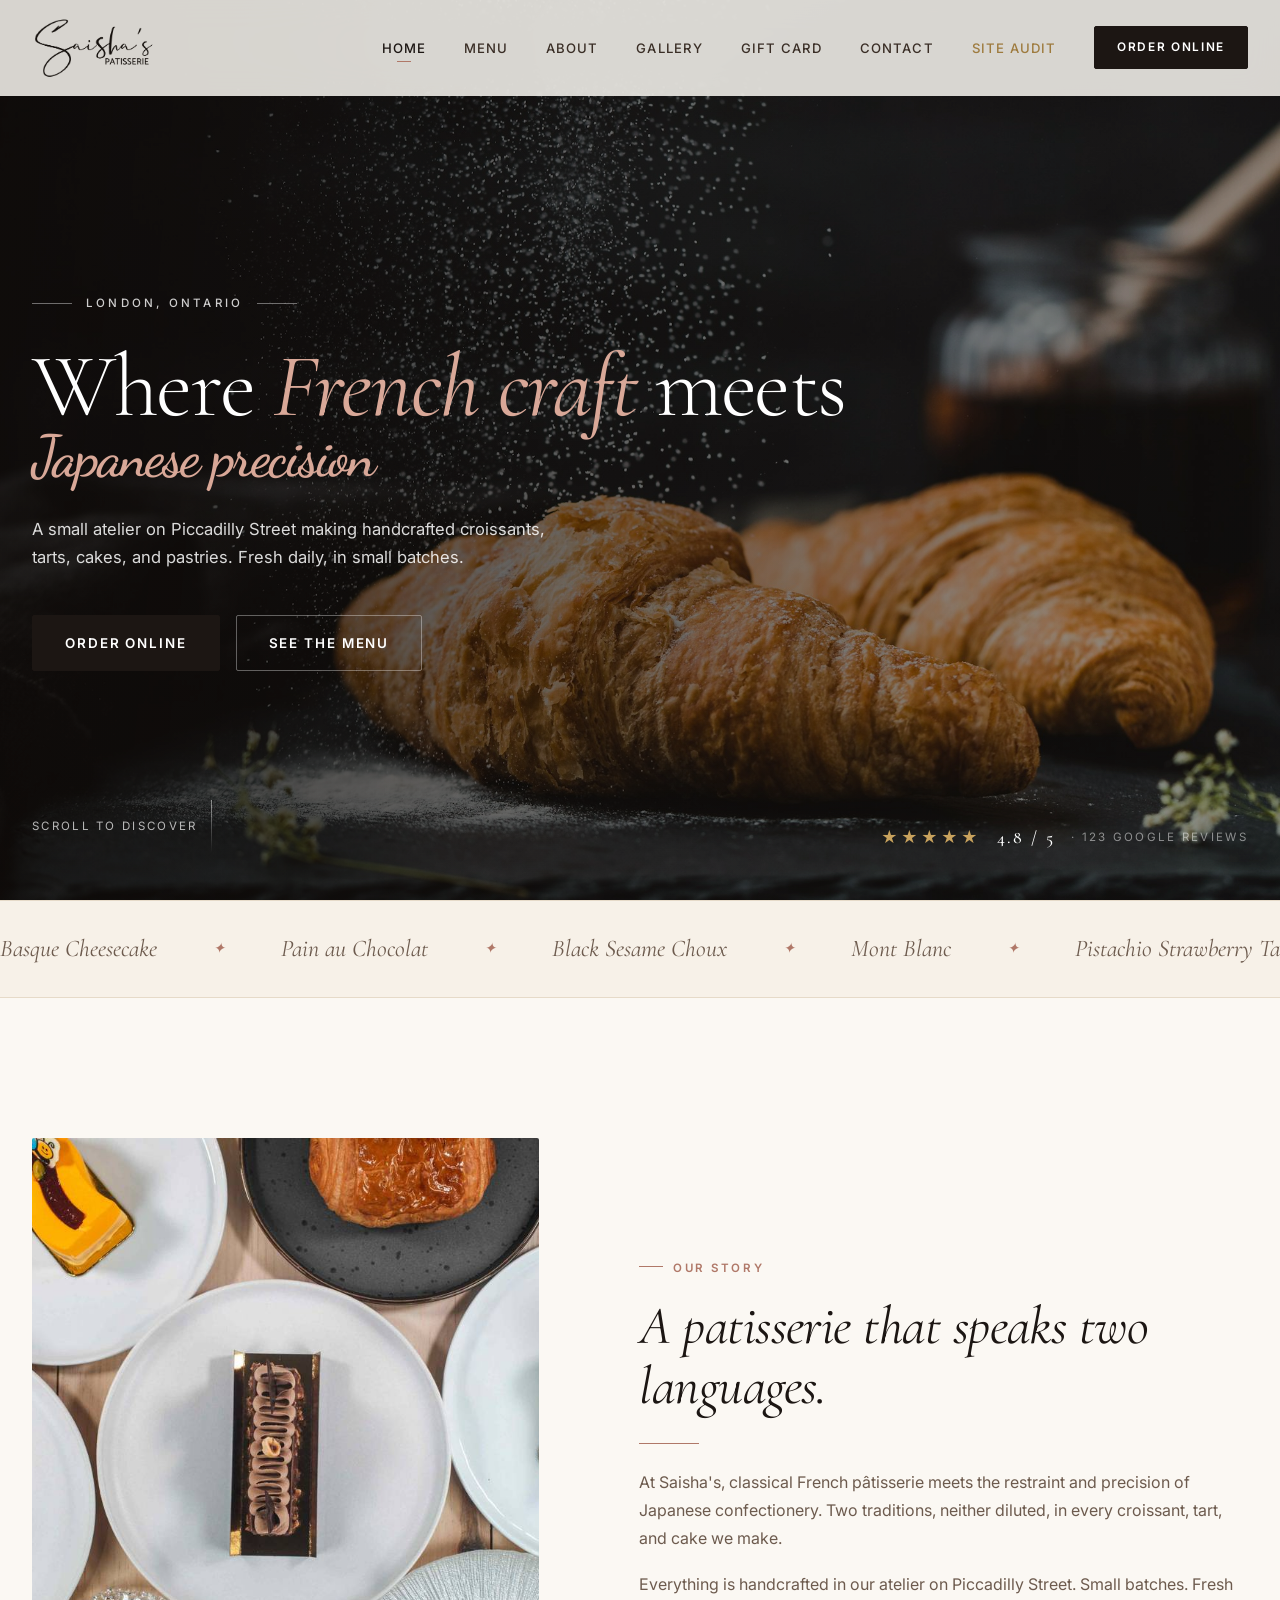
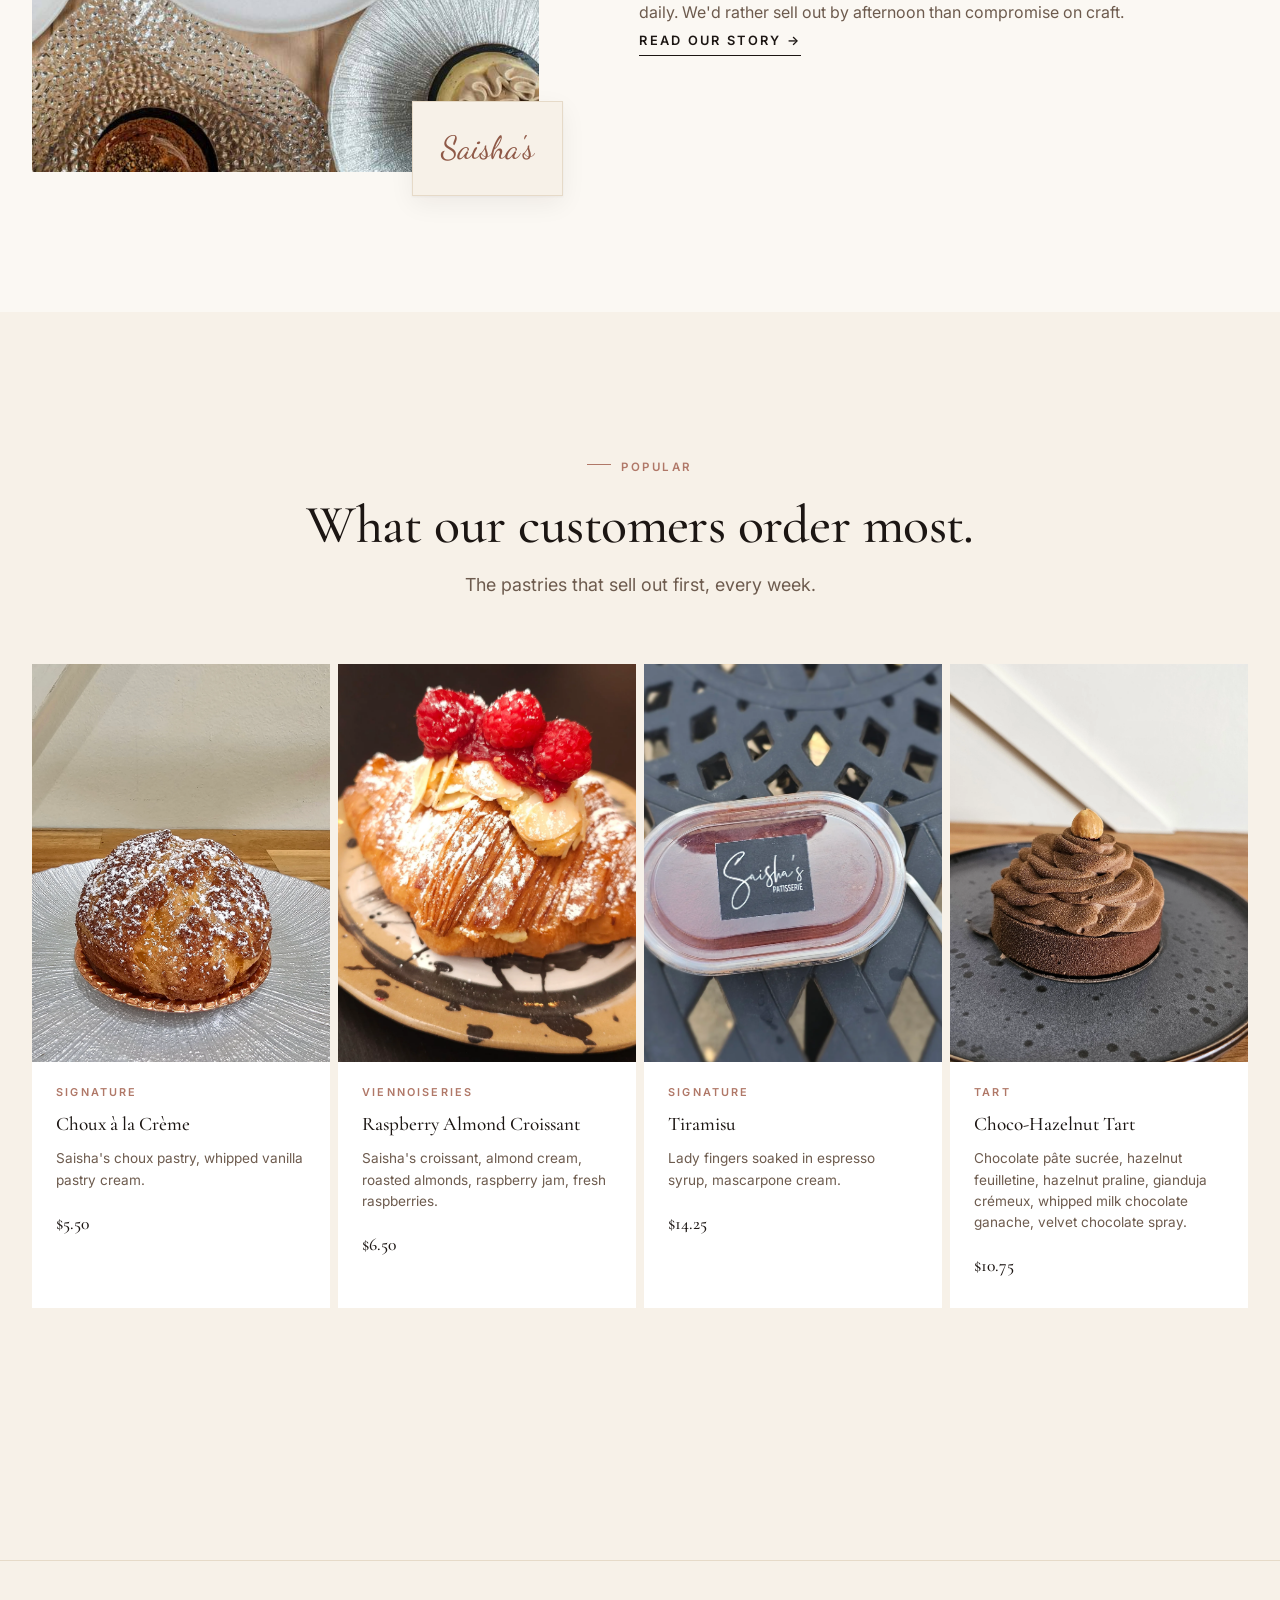
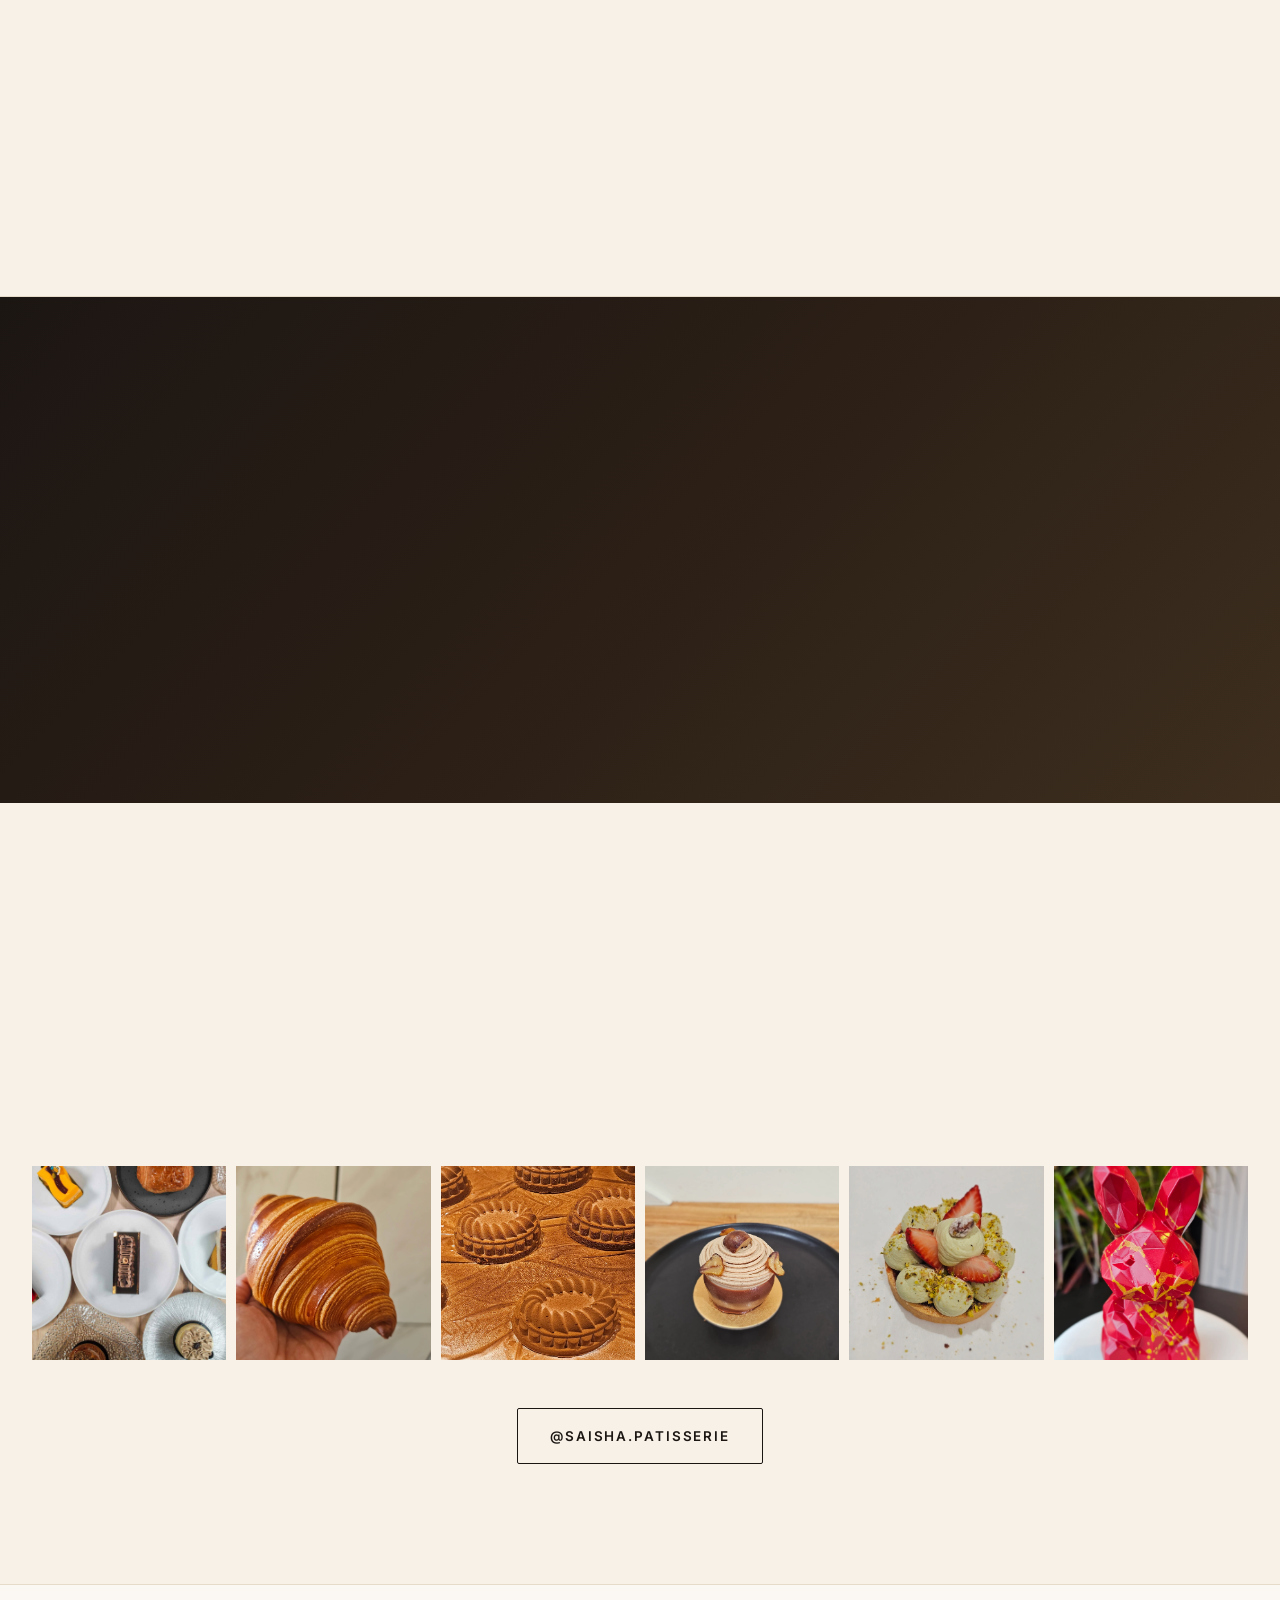
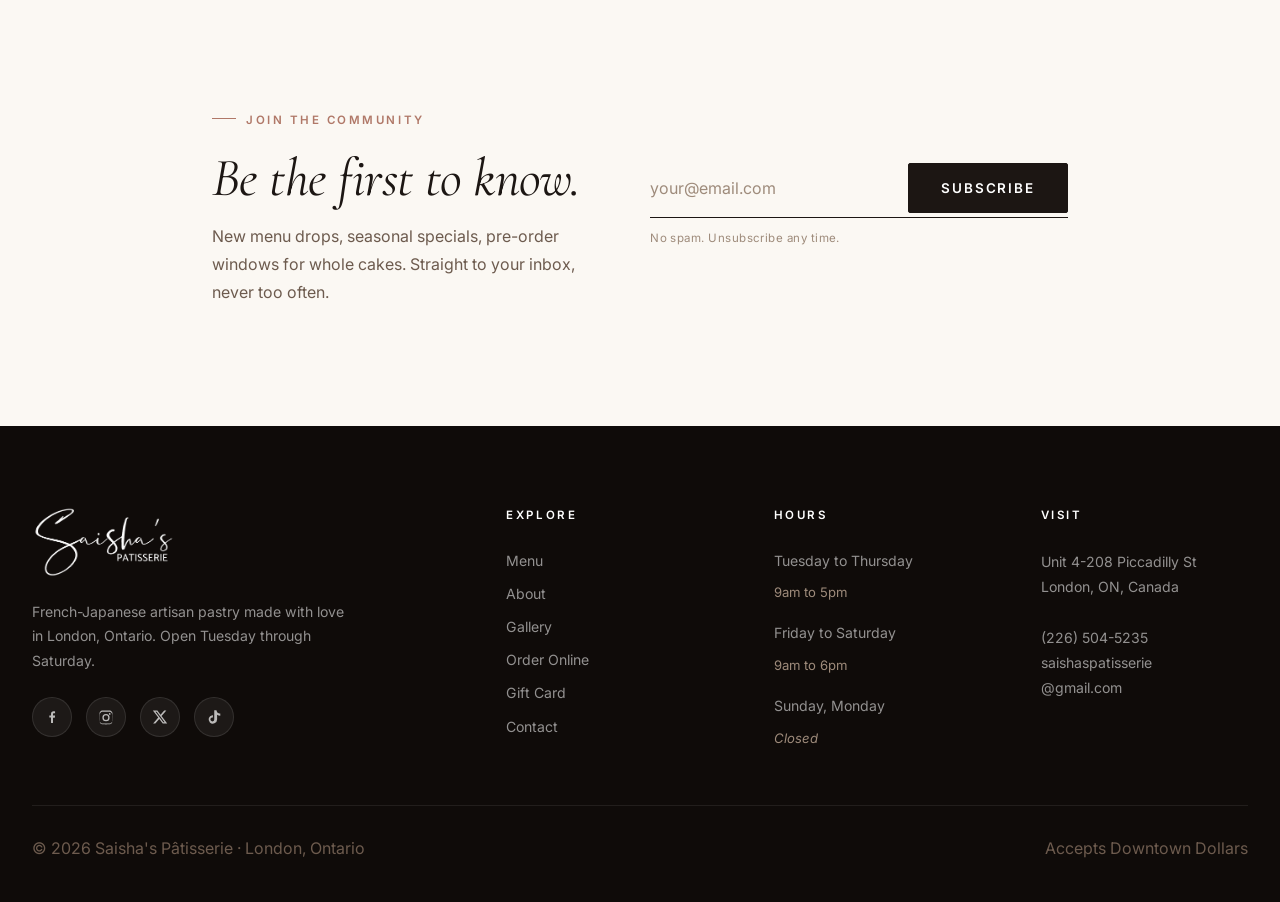
<file: index.html>
<!DOCTYPE html>
<html lang="en">
<head>
 <meta charset="UTF-8">
 <meta name="viewport" content="width=device-width, initial-scale=1.0">
 <title>Saisha's Pâtisserie · French-Japanese Artisan Pastry · London, ON</title>
 <meta name="description" content="Handcrafted French-Japanese fusion pastries, croissants, cakes and coffee in London, Ontario. Unit 4-208 Piccadilly Street.">
 <meta property="og:title" content="Saisha's Pâtisserie · London, ON">
 <meta property="og:description" content="Handcrafted French-Japanese artisan pastries in London, Ontario.">
 <meta property="og:image" content="images/hero/hero-croissants.jpg">
 <link rel="icon" type="image/png" href="images/logo/logo-transparent.png">
 <script type="application/ld+json">
 {
 "@context": "https://schema.org", "@type": "Bakery",
 "name": "Saisha's Pâtisserie",
 "address": {"@type":"PostalAddress","streetAddress":"Unit 4-208 Piccadilly Street","addressLocality":"London","addressRegion":"ON","addressCountry":"CA"},
 "telephone": "+12265045235", "email": "saishaspatisserie@gmail.com",
 "openingHours": ["Tu-Th 09:00-17:00","Fr-Sa 09:00-18:00"],
 "url": "https://www.saishaspatisserie.ca",
 "priceRange": "$$",
 "servesCuisine": ["French","Japanese","Pastry"],
 "image": "images/hero/hero-croissants.jpg",
 "aggregateRating": {"@type":"AggregateRating","ratingValue":"4.8","reviewCount":"123"}
 }
 </script>
 <link rel="stylesheet" href="css/main.css">
 <link rel="stylesheet" href="css/components.css">
</head>
<body>

 <nav class="nav">
 <div class="wrap">
 <div class="nav-inner">
 <a href="index.html" class="nav-logo"><img src="images/logo/logo-dark.png" alt="Saisha's Pâtisserie"></a>
 <ul class="nav-links">
 <li><a href="index.html">Home</a></li>
 <li><a href="menu.html">Menu</a></li>
 <li><a href="about.html">About</a></li>
 <li><a href="gallery.html">Gallery</a></li>
 <li><a href="https://app.squareup.com/gift/MLR6V0DSDRDC0/order" target="_blank" rel="noopener">Gift Card</a></li>
 <li><a href="contact.html">Contact</a></li>
 <li><a href="audit.html" style="color: var(--gold);">Site Audit</a></li>
 <li><a href="#" class="btn btn-primary nav-cta">Order Online</a></li>
 </ul>
 <button class="nav-toggle" aria-label="Menu"><span></span><span></span><span></span></button>
 </div>
 </div>
 </nav>

 <!-- HERO -->
 <section class="hero">
 <div class="hero-bg"></div>
 <div class="hero-overlay"></div>
 <div class="wrap">
 <div class="hero-content fade-up">
 <div class="hero-eyebrow">London, Ontario</div>
 <h1>
 <span class="nowrap">Where <em>French craft</em> meets</span><br>
 <span class="script">Japanese precision</span>
 </h1>
 <p class="hero-tagline">A small atelier on Piccadilly Street making handcrafted croissants, tarts, cakes, and pastries. Fresh daily, in small batches.</p>
 <div class="hero-actions">
 <a href="#" class="btn btn-primary">Order Online</a>
 <a href="menu.html" class="btn btn-outline-light">See the Menu</a>
 </div>
 </div>
 </div>
 <div class="hero-meta">
 <div class="wrap">
 <div class="hero-meta-inner">
 <div class="hero-meta-scroll">Scroll to discover</div>
 <div class="hero-rating">
 <span class="stars">★★★★★</span>
 <strong>4.8 / 5</strong>
 <span style="opacity:0.7;">· 123 Google Reviews</span>
 </div>
 </div>
 </div>
 </div>
 </section>

 <!-- MARQUEE -->
 <div class="marquee">
 <div class="marquee-track">
 <span class="marquee-item">Basque Cheesecake</span>
 <span class="marquee-item">Pain au Chocolat</span>
 <span class="marquee-item">Black Sesame Choux</span>
 <span class="marquee-item">Mont Blanc</span>
 <span class="marquee-item">Pistachio Strawberry Tart</span>
 <span class="marquee-item">Harmony</span>
 <span class="marquee-item">Pleincoeur</span>
 <span class="marquee-item">Lemon Yuzu Tart</span>
 <span class="marquee-item">Basque Cheesecake</span>
 <span class="marquee-item">Pain au Chocolat</span>
 <span class="marquee-item">Black Sesame Choux</span>
 <span class="marquee-item">Mont Blanc</span>
 <span class="marquee-item">Pistachio Strawberry Tart</span>
 <span class="marquee-item">Harmony</span>
 <span class="marquee-item">Pleincoeur</span>
 <span class="marquee-item">Lemon Yuzu Tart</span>
 </div>
 </div>

 <!-- INTRO / STORY -->
 <section class="intro">
 <div class="wrap">
 <div class="intro-split">
 <div class="intro-photo fade-up">
 <img src="images/real/pastry-spread-hero.jpg" alt="Saisha's pastry spread">
 <div class="intro-sig">Saisha's</div>
 </div>
 <div class="intro-text fade-up">
 <span class="eyebrow">Our Story</span>
 <h2>A patisserie that speaks two languages.</h2>
 <div class="rule"></div>
 <p>At Saisha's, classical French pâtisserie meets the restraint and precision of Japanese confectionery. Two traditions, neither diluted, in every croissant, tart, and cake we make.</p>
 <p>Everything is handcrafted in our atelier on Piccadilly Street. Small batches. Fresh daily. We'd rather sell out by afternoon than compromise on craft.</p>
 <a href="about.html" class="btn-text">Read Our Story →</a>
 </div>
 </div>
 </div>
 </section>

 <!-- POPULAR -->
 <section class="featured">
 <div class="wrap">
 <div class="section-header center fade-up">
 <span class="eyebrow">Popular</span>
 <h2>What our customers order most.</h2>
 <p class="lead">The pastries that sell out first, every week.</p>
 </div>
 <div class="featured-grid stagger fade-up">

 <article class="featured-card">
 <div class="featured-card-img"><img src="images/real/choux-a-la-creme.webp" alt="Choux à la Crème"></div>
 <div class="featured-card-body">
 <span class="category">Signature</span>
 <h4>Choux à la Crème</h4>
 <p class="desc">Saisha's choux pastry, whipped vanilla pastry cream.</p>
 <div class="price">$5.50</div>
 </div>
 </article>

 <article class="featured-card">
 <div class="featured-card-img"><img src="images/real/raspberry-almond-croissant.webp" alt="Double-baked Raspberry-Almond Croissant"></div>
 <div class="featured-card-body">
 <span class="category">Viennoiseries</span>
 <h4>Raspberry Almond Croissant</h4>
 <p class="desc">Saisha's croissant, almond cream, roasted almonds, raspberry jam, fresh raspberries.</p>
 <div class="price">$6.50</div>
 </div>
 </article>

 <article class="featured-card">
 <div class="featured-card-img"><img src="images/real/tiramisu.webp" alt="Tiramisu"></div>
 <div class="featured-card-body">
 <span class="category">Signature</span>
 <h4>Tiramisu</h4>
 <p class="desc">Lady fingers soaked in espresso syrup, mascarpone cream.</p>
 <div class="price">$14.25</div>
 </div>
 </article>

 <article class="featured-card">
 <div class="featured-card-img"><img src="images/real/choco-hazelnut-tart.webp" alt="Choco-Hazelnut Tart"></div>
 <div class="featured-card-body">
 <span class="category">Tart</span>
 <h4>Choco-Hazelnut Tart</h4>
 <p class="desc">Chocolate pâte sucrée, hazelnut feuilletine, hazelnut praline, gianduja crémeux, whipped milk chocolate ganache, velvet chocolate spray.</p>
 <div class="price">$10.75</div>
 </div>
 </article>

 </div>
 <div style="text-align: center; margin-top: 56px;" class="fade-up">
 <a href="menu.html" class="btn btn-ghost">View the Full Menu</a>
 </div>
 </div>
 </section>

 <!-- PULL QUOTE -->
 <section class="pullquote">
 <div class="wrap fade-up">
 <div class="pullquote-inner">
 <span class="stars">★★★★★</span>
 <blockquote>Such a little gem. Everything was delicious. The kind of place you keep to yourself because you don't want the line to get any longer.</blockquote>
 <div class="attribution">
 <cite>Google Review</cite>
 </div>
 </div>
 </div>
 </section>

 <!-- GIFT CARD -->
 <section class="section" style="background: linear-gradient(135deg, #1C1613 0%, #2b1f16 50%, #3D2E1E 100%); color: var(--white); text-align: center;">
 <div class="wrap-narrow fade-up">
 <span class="eyebrow" style="color: var(--gold-light);">A thoughtful gift</span>
 <h2 style="color: var(--white); font-style: italic; font-weight: 400; margin-bottom: 16px;">Gift a little French-Japanese joy.</h2>
 <p style="color: rgba(255,255,255,0.75); max-width: 520px; margin: 0 auto 36px;">Digital gift cards, any amount, delivered instantly. Perfect for birthdays, holidays, or just because.</p>
 <a href="https://app.squareup.com/gift/MLR6V0DSDRDC0/order" target="_blank" rel="noopener" class="btn btn-gold">Purchase a Gift Card</a>
 </div>
 </section>

 <!-- INSTAGRAM -->
 <section class="section bg-cream">
 <div class="wrap">
 <div class="section-header center fade-up">
 <span class="eyebrow">Follow @saisha.patisserie</span>
 <h2 style="font-style: italic; font-weight: 400;">From the kitchen, daily.</h2>
 <p class="lead">Behind the scenes, new menu drops, seasonal specials. Find us on Instagram.</p>
 </div>

 <div class="instagram-grid fade-up">
 <a href="https://www.instagram.com/saisha.patisserie/" target="_blank" rel="noopener" class="ig-tile">
 <img src="images/real/pastry-spread-hero.jpg" alt="Pastry spread">
 <div class="ig-overlay"><span>View on Instagram ↗</span></div>
 </a>
 <a href="https://www.instagram.com/saisha.patisserie/" target="_blank" rel="noopener" class="ig-tile">
 <img src="images/real/butter-croissant.webp" alt="Butter croissant">
 <div class="ig-overlay"><span>View on Instagram ↗</span></div>
 </a>
 <a href="https://www.instagram.com/saisha.patisserie/" target="_blank" rel="noopener" class="ig-tile">
 <img src="images/real/pleincoeur.webp" alt="Pleincoeur">
 <div class="ig-overlay"><span>View on Instagram ↗</span></div>
 </a>
 <a href="https://www.instagram.com/saisha.patisserie/" target="_blank" rel="noopener" class="ig-tile">
 <img src="images/real/mont-blanc.webp" alt="Mont Blanc">
 <div class="ig-overlay"><span>View on Instagram ↗</span></div>
 </a>
 <a href="https://www.instagram.com/saisha.patisserie/" target="_blank" rel="noopener" class="ig-tile">
 <img src="images/real/pistachio-strawberry-tart.webp" alt="Pistachio strawberry tart">
 <div class="ig-overlay"><span>View on Instagram ↗</span></div>
 </a>
 <a href="https://www.instagram.com/saisha.patisserie/" target="_blank" rel="noopener" class="ig-tile">
 <img src="images/real/easter-bunny.webp" alt="Easter bunny">
 <div class="ig-overlay"><span>View on Instagram ↗</span></div>
 </a>
 </div>

 <div style="text-align: center; margin-top: 48px;" class="fade-up">
 <a href="https://www.instagram.com/saisha.patisserie/" target="_blank" rel="noopener" class="btn btn-ghost">@saisha.patisserie</a>
 </div>
 </div>
 </section>

 <!-- NEWSLETTER -->
 <section class="newsletter">
 <div class="wrap-narrow fade-up">
 <div class="newsletter-inner">
 <div class="newsletter-text">
 <span class="eyebrow">Join the Community</span>
 <h2>Be the first to know.</h2>
 <p>New menu drops, seasonal specials, pre-order windows for whole cakes. Straight to your inbox, never too often.</p>
 </div>
 <form class="newsletter-form" action="mailto:saishaspatisserie@gmail.com" method="GET" enctype="text/plain">
 <div class="newsletter-field">
 <label for="nl-email" class="sr-only">Email</label>
 <input type="email" id="nl-email" name="Email" placeholder="your@email.com" required>
 <button type="submit" class="btn btn-primary">Subscribe</button>
 </div>
 <p class="form-note">No spam. Unsubscribe any time.</p>
 </form>
 </div>
 </div>
 </section>

 <!-- FOOTER -->
 <footer class="footer">
 <div class="wrap">
 <div class="footer-grid">
 <div class="footer-brand">
 <a href="index.html"><img src="images/logo/logo-transparent.png" alt="Saisha's Pâtisserie"></a>
 <p>French-Japanese artisan pastry made with love in London, Ontario. Open Tuesday through Saturday.</p>
 <div class="footer-social">
 <a href="https://www.facebook.com/saisha.patisserie/" target="_blank" aria-label="Facebook" aria-label="Facebook"><svg viewBox="0 0 24 24" xmlns="http://www.w3.org/2000/svg"><path d="M13.5 21v-8h2.7l.4-3.1h-3.1v-2c0-.9.25-1.5 1.5-1.5h1.6V3.6c-.3 0-1.2-.1-2.3-.1-2.3 0-3.8 1.4-3.8 3.9v2.2H8v3.1h2.5V21h3z"/></svg></a>
 <a href="https://www.instagram.com/saisha.patisserie/" target="_blank" aria-label="Instagram" aria-label="Instagram"><svg viewBox="0 0 24 24" xmlns="http://www.w3.org/2000/svg"><path d="M12 2.2c3.2 0 3.6 0 4.8.07 1.2.05 1.8.24 2.2.4.6.2 1 .5 1.4.9s.7.8.9 1.4c.17.5.36 1.1.4 2.2.07 1.2.07 1.6.07 4.8s0 3.6-.07 4.8c-.04 1.2-.23 1.8-.4 2.2-.2.6-.5 1-.9 1.4s-.8.7-1.4.9c-.5.17-1.1.36-2.2.4-1.2.07-1.6.07-4.8.07s-3.6 0-4.8-.07c-1.1-.04-1.7-.23-2.2-.4-.6-.2-1-.5-1.4-.9s-.7-.8-.9-1.4c-.17-.5-.36-1.1-.4-2.2C2.2 15.6 2.2 15.2 2.2 12s0-3.6.07-4.8c.04-1.1.23-1.7.4-2.2.2-.6.5-1 .9-1.4s.8-.7 1.4-.9c.5-.17 1.1-.36 2.2-.4C8.4 2.2 8.8 2.2 12 2.2zm0 1.98c-3.1 0-3.5 0-4.7.07-1.1.05-1.7.23-2.1.4-.5.2-.9.5-1.3.9s-.7.8-.9 1.3c-.17.4-.35 1-.4 2.1-.07 1.2-.07 1.6-.07 4.7s0 3.5.07 4.7c.05 1.1.23 1.7.4 2.1.2.5.5.9.9 1.3s.8.7 1.3.9c.4.17 1 .35 2.1.4 1.2.07 1.6.07 4.7.07s3.5 0 4.7-.07c1.1-.05 1.7-.23 2.1-.4.5-.2.9-.5 1.3-.9s.7-.8.9-1.3c.17-.4.35-1 .4-2.1.07-1.2.07-1.6.07-4.7s0-3.5-.07-4.7c-.05-1.1-.23-1.7-.4-2.1-.2-.5-.5-.9-.9-1.3s-.8-.7-1.3-.9c-.4-.17-1-.35-2.1-.4-1.2-.07-1.6-.07-4.7-.07zm0 3.4a5.4 5.4 0 1 1 0 10.8 5.4 5.4 0 0 1 0-10.8zm0 1.98a3.42 3.42 0 1 0 0 6.84 3.42 3.42 0 0 0 0-6.84zm6.85-2.2a1.27 1.27 0 1 1-2.54 0 1.27 1.27 0 0 1 2.54 0z"/></svg></a>
 <a href="https://x.com/saishas_pastry" target="_blank" aria-label="X" aria-label="X"><svg viewBox="0 0 24 24" xmlns="http://www.w3.org/2000/svg"><path d="M18.244 2.25h3.308l-7.227 8.26 8.502 11.24H16.17l-5.214-6.817L4.99 21.75H1.68l7.73-8.835L1.254 2.25H8.08l4.713 6.231zm-1.161 17.52h1.833L7.084 4.126H5.117z"/></svg></a>
 <a href="https://www.tiktok.com/discover/saisha-patisserie" target="_blank" aria-label="TikTok" aria-label="TikTok"><svg viewBox="0 0 24 24" xmlns="http://www.w3.org/2000/svg"><path d="M19.59 6.69a4.83 4.83 0 0 1-3.77-4.25V2h-3.45v13.67a2.89 2.89 0 0 1-5.2 1.74 2.89 2.89 0 0 1 2.31-4.64 2.93 2.93 0 0 1 .88.13V9.4a6.84 6.84 0 0 0-1-.05A6.33 6.33 0 0 0 5.8 20.1a6.34 6.34 0 0 0 10.86-4.43v-7a8.16 8.16 0 0 0 4.77 1.52v-3.4a4.85 4.85 0 0 1-1-.1z"/></svg></a>
 </div>
 </div>
 <div class="footer-col">
 <h5>Explore</h5>
 <ul>
 <li><a href="menu.html">Menu</a></li>
 <li><a href="about.html">About</a></li>
 <li><a href="gallery.html">Gallery</a></li>
 <li><a href="#">Order Online</a></li>
 <li><a href="https://app.squareup.com/gift/MLR6V0DSDRDC0/order" target="_blank">Gift Card</a></li>
 <li><a href="contact.html">Contact</a></li>
 </ul>
 </div>
 <div class="footer-col">
 <h5>Hours</h5>
 <ul>
 <li>Tuesday to Thursday</li>
 <li style="color:var(--muted); font-size:0.82rem;">9am to 5pm</li>
 <li style="margin-top: 8px;">Friday to Saturday</li>
 <li style="color:var(--muted); font-size:0.82rem;">9am to 6pm</li>
 <li style="margin-top: 8px;">Sunday, Monday</li>
          <li style="color: var(--muted); font-size: 0.82rem; font-style: italic;">Closed</li>
 </ul>
 </div>
 <div class="footer-col">
 <h5>Visit</h5>
 <address>
 Unit 4-208 Piccadilly St<br>
 London, ON, Canada<br><br>
 <a href="tel:+12265045235">(226) 504-5235</a><br>
 <a href="mailto:saishaspatisserie@gmail.com">saishaspatisserie<br>@gmail.com</a>
 </address>
 </div>
 </div>
 <div class="footer-bottom">
 <p>© 2026 Saisha's Pâtisserie · London, Ontario</p>
 <p>Accepts Downtown Dollars</p>
 </div>
 </div>
 </footer>

 <script src="js/main.js"></script>
</body>
</html>
</file>
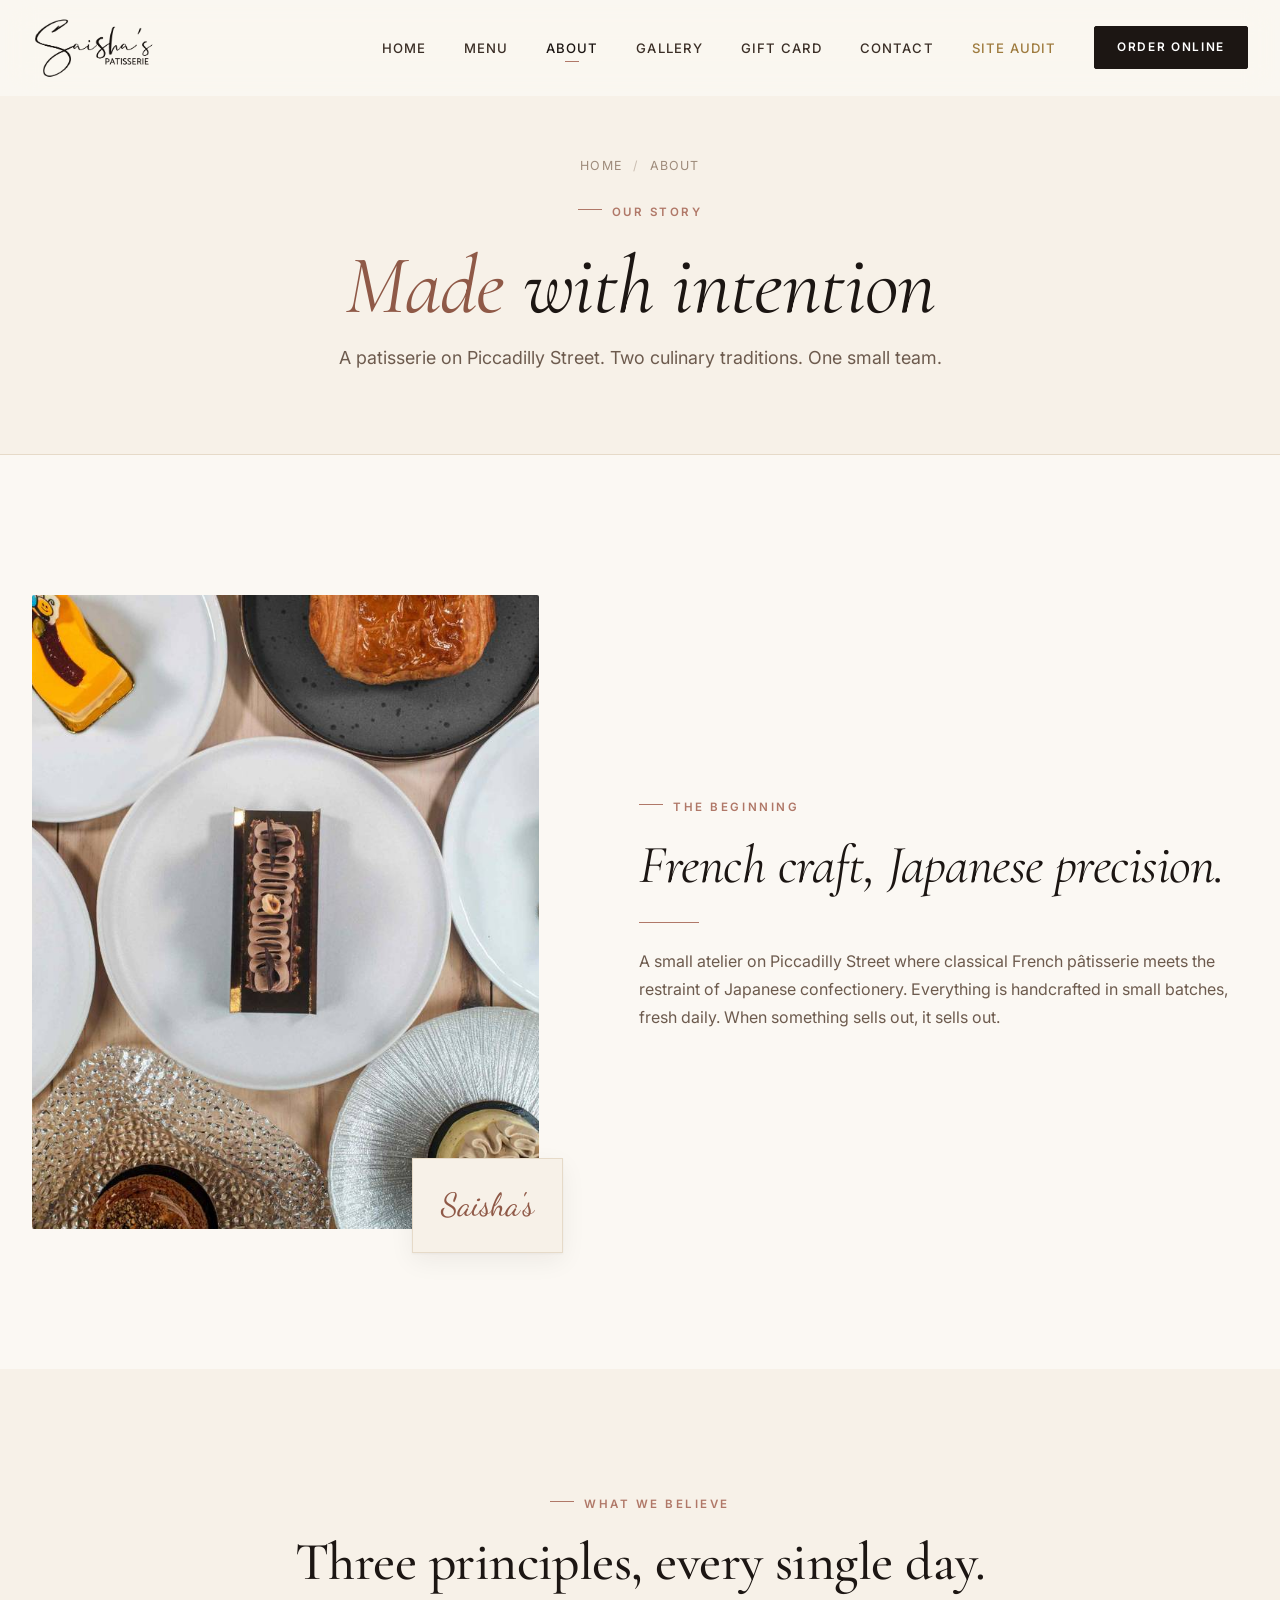
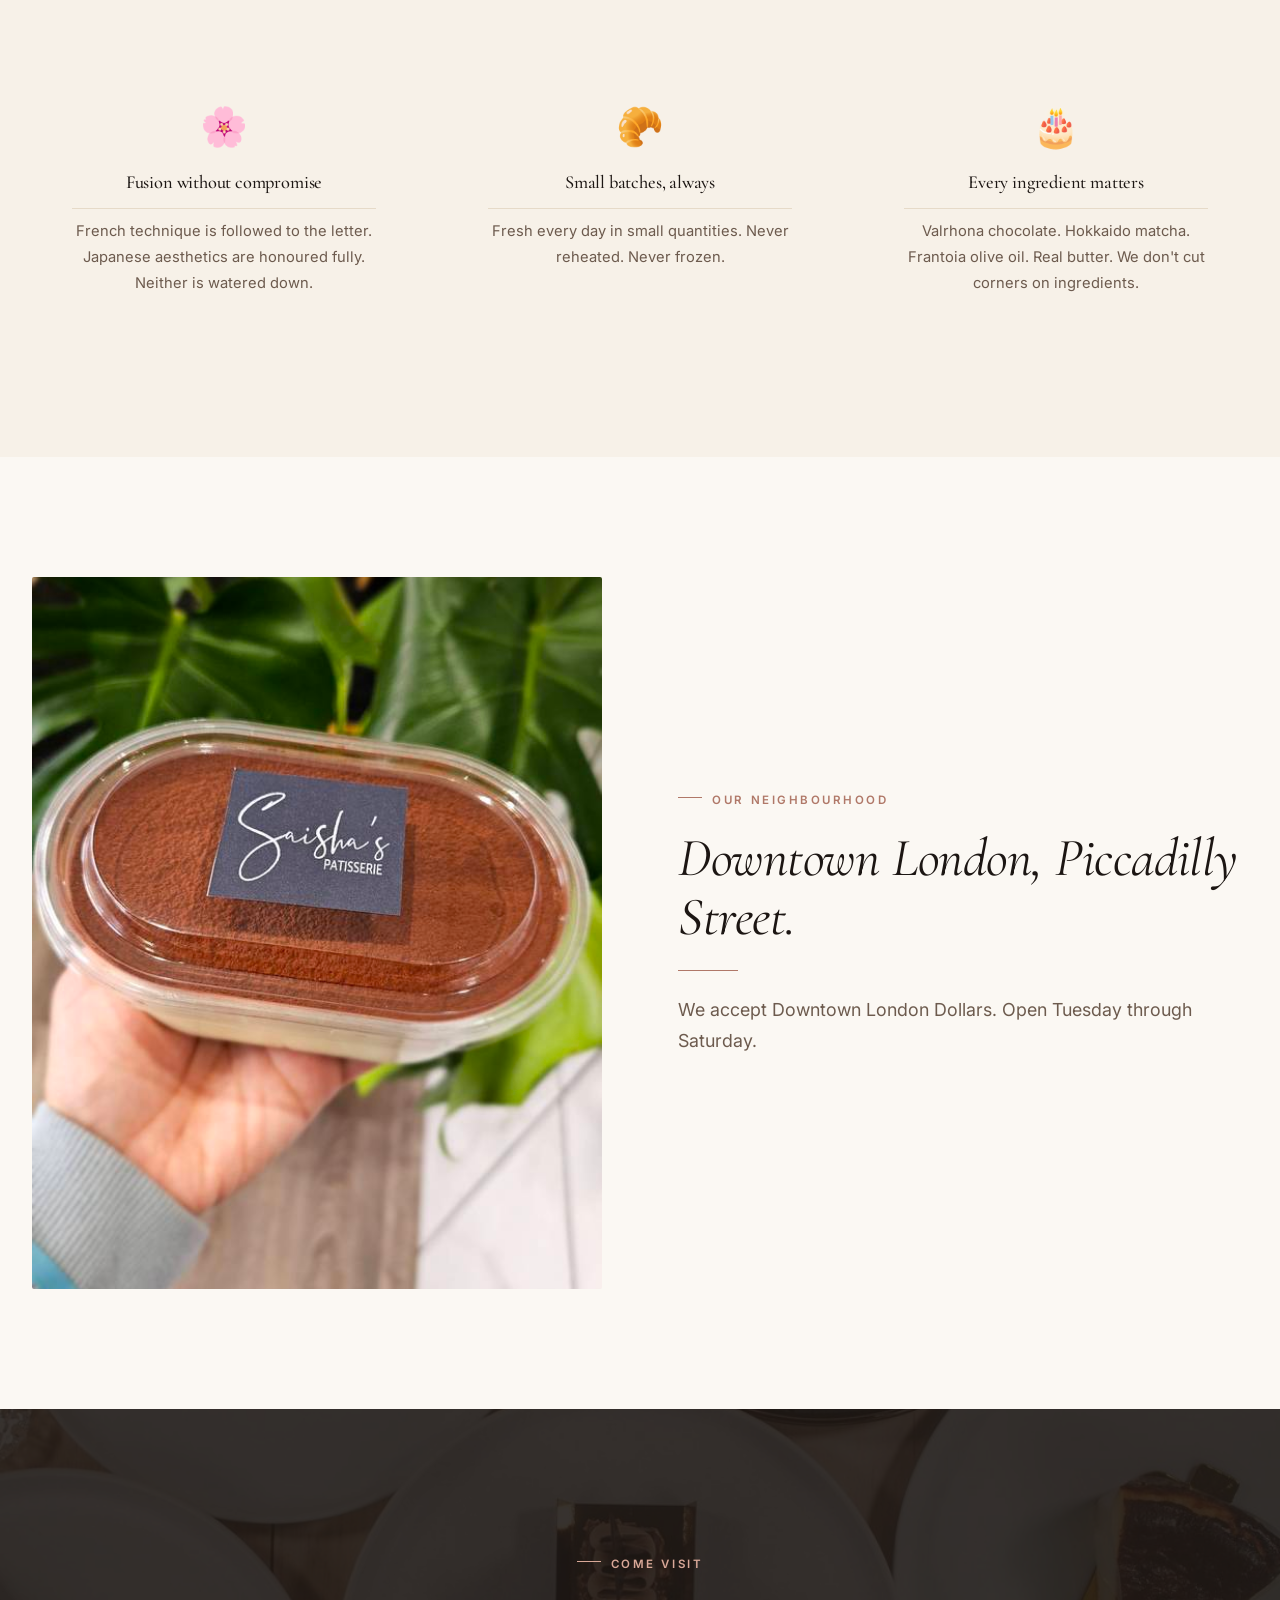
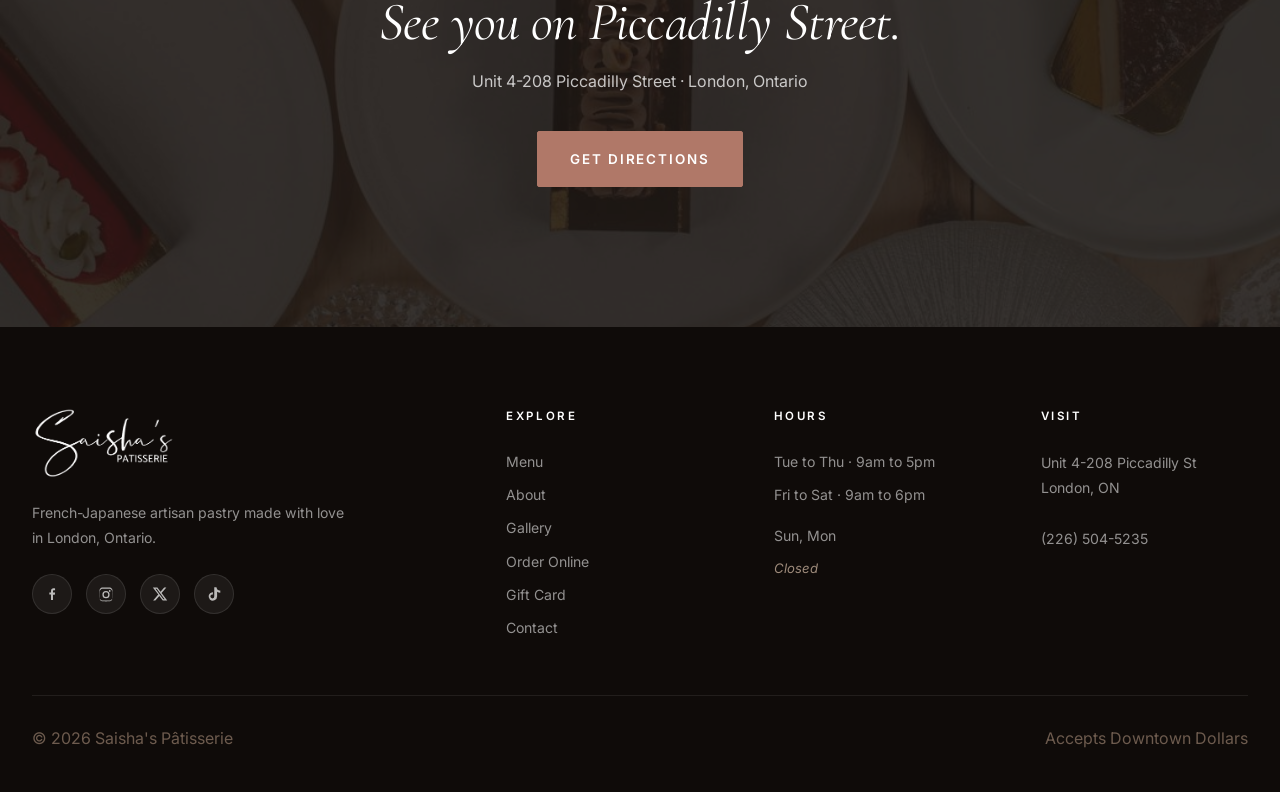
<file: about.html>
<!DOCTYPE html>
<html lang="en">
<head>
  <meta charset="UTF-8">
  <meta name="viewport" content="width=device-width, initial-scale=1.0">
  <title>About · Saisha's Pâtisserie</title>
  <meta name="description" content="The story behind Saisha's Pâtisserie, a French-Japanese artisan patisserie in London, Ontario.">
  <link rel="icon" type="image/png" href="images/logo/logo-transparent.png">
  <link rel="stylesheet" href="css/main.css">
  <link rel="stylesheet" href="css/components.css">
</head>
<body>

  <nav class="nav">
    <div class="wrap">
      <div class="nav-inner">
        <a href="index.html" class="nav-logo"><img src="images/logo/logo-dark.png" alt="Saisha's Pâtisserie"></a>
        <ul class="nav-links">
          <li><a href="index.html">Home</a></li>
          <li><a href="menu.html">Menu</a></li>
          <li><a href="about.html" class="active">About</a></li>
          <li><a href="gallery.html">Gallery</a></li>
          <li><a href="https://app.squareup.com/gift/MLR6V0DSDRDC0/order" target="_blank" rel="noopener">Gift Card</a></li>
          <li><a href="contact.html">Contact</a></li>
          <li><a href="audit.html" style="color: var(--gold);">Site Audit</a></li>
          <li><a href="#" class="btn btn-primary nav-cta">Order Online</a></li>
        </ul>
        <button class="nav-toggle" aria-label="Menu"><span></span><span></span><span></span></button>
      </div>
    </div>
  </nav>

  <header class="page-header">
    <div class="wrap">
      <div class="breadcrumb"><a href="index.html">Home</a><span class="breadcrumb-sep">/</span><span>About</span></div>
      <span class="eyebrow">Our Story</span>
      <h1><em>Made</em> with intention</h1>
      <p class="lead">A patisserie on Piccadilly Street. Two culinary traditions. One small team.</p>
    </div>
  </header>

  <!-- STORY -->
  <section class="intro">
    <div class="wrap">
      <div class="intro-split">
        <div class="intro-photo fade-up">
          <img src="images/real/pastry-spread-hero.jpg" alt="Saisha's pastry spread">
          <div class="intro-sig">Saisha's</div>
        </div>
        <div class="intro-text fade-up">
          <span class="eyebrow">The Beginning</span>
          <h2>French craft, Japanese precision.</h2>
          <div class="rule"></div>
          <p>A small atelier on Piccadilly Street where classical French pâtisserie meets the restraint of Japanese confectionery. Everything is handcrafted in small batches, fresh daily. When something sells out, it sells out.</p>
        </div>
      </div>
    </div>
  </section>

  <!-- WHAT WE BELIEVE (user loves this, keep as-is) -->
  <section class="section bg-cream">
    <div class="wrap">
      <div class="section-header center fade-up">
        <span class="eyebrow">What We Believe</span>
        <h2>Three principles, every single day.</h2>
      </div>
      <div class="grid grid-3 stagger fade-up">
        <div class="card" style="text-align:center; border: none; background: transparent;">
          <div style="font-size:2.4rem; margin-bottom: 14px;">🌸</div>
          <h3 style="font-size:1.15rem; margin-bottom:10px;">Fusion without compromise</h3>
          <p style="font-size:0.92rem;">French technique is followed to the letter. Japanese aesthetics are honoured fully. Neither is watered down.</p>
        </div>
        <div class="card" style="text-align:center; border: none; background: transparent;">
          <div style="font-size:2.4rem; margin-bottom: 14px;">🥐</div>
          <h3 style="font-size:1.15rem; margin-bottom:10px;">Small batches, always</h3>
          <p style="font-size:0.92rem;">Fresh every day in small quantities. Never reheated. Never frozen.</p>
        </div>
        <div class="card" style="text-align:center; border: none; background: transparent;">
          <div style="font-size:2.4rem; margin-bottom: 14px;">🎂</div>
          <h3 style="font-size:1.15rem; margin-bottom:10px;">Every ingredient matters</h3>
          <p style="font-size:0.92rem;">Valrhona chocolate. Hokkaido matcha. Frantoia olive oil. Real butter. We don't cut corners on ingredients.</p>
        </div>
      </div>
    </div>
  </section>

  <!-- NEIGHBOURHOOD -->
  <section class="section">
    <div class="wrap">
      <div class="split fade-up">
        <div class="showcase-photo">
          <img src="images/real/tiramisu-branded.jpg" alt="Saisha's signature tiramisu packaging" style="width: 100%; aspect-ratio: 4/5; object-fit: cover;">
        </div>
        <div class="showcase-text">
          <span class="eyebrow">Our Neighbourhood</span>
          <h2 style="font-style: italic; font-weight: 400;">Downtown London, Piccadilly Street.</h2>
          <div class="rule"></div>
          <p class="lead">We accept Downtown London Dollars. Open Tuesday through Saturday.</p>
        </div>
      </div>
    </div>
  </section>

  <!-- SINGLE FOCUSED CTA -->
  <section class="cta-banner">
    <div class="wrap-narrow">
      <span class="eyebrow">Come Visit</span>
      <h2>See you on Piccadilly Street.</h2>
      <p>Unit 4-208 Piccadilly Street · London, Ontario</p>
      <div class="cta-banner-actions">
        <a href="contact.html" class="btn btn-primary" style="background: var(--rose); border-color: var(--rose);">Get Directions</a>
      </div>
    </div>
  </section>

  <footer class="footer">
    <div class="wrap">
      <div class="footer-grid">
        <div class="footer-brand">
          <a href="index.html"><img src="images/logo/logo-transparent.png" alt="Saisha's Pâtisserie"></a>
          <p>French-Japanese artisan pastry made with love in London, Ontario.</p>
          <div class="footer-social">
            <a href="https://www.facebook.com/saisha.patisserie/" target="_blank" aria-label="Facebook"><svg viewBox="0 0 24 24" xmlns="http://www.w3.org/2000/svg"><path d="M13.5 21v-8h2.7l.4-3.1h-3.1v-2c0-.9.25-1.5 1.5-1.5h1.6V3.6c-.3 0-1.2-.1-2.3-.1-2.3 0-3.8 1.4-3.8 3.9v2.2H8v3.1h2.5V21h3z"/></svg></a>
            <a href="https://www.instagram.com/saisha.patisserie/" target="_blank" aria-label="Instagram"><svg viewBox="0 0 24 24" xmlns="http://www.w3.org/2000/svg"><path d="M12 2.2c3.2 0 3.6 0 4.8.07 1.2.05 1.8.24 2.2.4.6.2 1 .5 1.4.9s.7.8.9 1.4c.17.5.36 1.1.4 2.2.07 1.2.07 1.6.07 4.8s0 3.6-.07 4.8c-.04 1.2-.23 1.8-.4 2.2-.2.6-.5 1-.9 1.4s-.8.7-1.4.9c-.5.17-1.1.36-2.2.4-1.2.07-1.6.07-4.8.07s-3.6 0-4.8-.07c-1.1-.04-1.7-.23-2.2-.4-.6-.2-1-.5-1.4-.9s-.7-.8-.9-1.4c-.17-.5-.36-1.1-.4-2.2C2.2 15.6 2.2 15.2 2.2 12s0-3.6.07-4.8c.04-1.1.23-1.7.4-2.2.2-.6.5-1 .9-1.4s.8-.7 1.4-.9c.5-.17 1.1-.36 2.2-.4C8.4 2.2 8.8 2.2 12 2.2zm0 1.98c-3.1 0-3.5 0-4.7.07-1.1.05-1.7.23-2.1.4-.5.2-.9.5-1.3.9s-.7.8-.9 1.3c-.17.4-.35 1-.4 2.1-.07 1.2-.07 1.6-.07 4.7s0 3.5.07 4.7c.05 1.1.23 1.7.4 2.1.2.5.5.9.9 1.3s.8.7 1.3.9c.4.17 1 .35 2.1.4 1.2.07 1.6.07 4.7.07s3.5 0 4.7-.07c1.1-.05 1.7-.23 2.1-.4.5-.2.9-.5 1.3-.9s.7-.8.9-1.3c.17-.4.35-1 .4-2.1.07-1.2.07-1.6.07-4.7s0-3.5-.07-4.7c-.05-1.1-.23-1.7-.4-2.1-.2-.5-.5-.9-.9-1.3s-.8-.7-1.3-.9c-.4-.17-1-.35-2.1-.4-1.2-.07-1.6-.07-4.7-.07zm0 3.4a5.4 5.4 0 1 1 0 10.8 5.4 5.4 0 0 1 0-10.8zm0 1.98a3.42 3.42 0 1 0 0 6.84 3.42 3.42 0 0 0 0-6.84zm6.85-2.2a1.27 1.27 0 1 1-2.54 0 1.27 1.27 0 0 1 2.54 0z"/></svg></a>
            <a href="https://x.com/saishas_pastry" target="_blank" aria-label="X"><svg viewBox="0 0 24 24" xmlns="http://www.w3.org/2000/svg"><path d="M18.244 2.25h3.308l-7.227 8.26 8.502 11.24H16.17l-5.214-6.817L4.99 21.75H1.68l7.73-8.835L1.254 2.25H8.08l4.713 6.231zm-1.161 17.52h1.833L7.084 4.126H5.117z"/></svg></a>
            <a href="https://www.tiktok.com/discover/saisha-patisserie" target="_blank" aria-label="TikTok"><svg viewBox="0 0 24 24" xmlns="http://www.w3.org/2000/svg"><path d="M19.59 6.69a4.83 4.83 0 0 1-3.77-4.25V2h-3.45v13.67a2.89 2.89 0 0 1-5.2 1.74 2.89 2.89 0 0 1 2.31-4.64 2.93 2.93 0 0 1 .88.13V9.4a6.84 6.84 0 0 0-1-.05A6.33 6.33 0 0 0 5.8 20.1a6.34 6.34 0 0 0 10.86-4.43v-7a8.16 8.16 0 0 0 4.77 1.52v-3.4a4.85 4.85 0 0 1-1-.1z"/></svg></a>
          </div>
        </div>
        <div class="footer-col"><h5>Explore</h5><ul>
          <li><a href="menu.html">Menu</a></li><li><a href="about.html">About</a></li>
          <li><a href="gallery.html">Gallery</a></li><li><a href="#">Order Online</a></li>
          <li><a href="https://app.squareup.com/gift/MLR6V0DSDRDC0/order" target="_blank">Gift Card</a></li>
          <li><a href="contact.html">Contact</a></li>
        </ul></div>
        <div class="footer-col"><h5>Hours</h5><ul>
          <li>Tue to Thu · 9am to 5pm</li>
          <li>Fri to Sat · 9am to 6pm</li>
          <li style="margin-top: 8px;">Sun, Mon</li>
          <li style="color: var(--muted); font-size: 0.82rem; font-style: italic;">Closed</li>
        </ul></div>
        <div class="footer-col"><h5>Visit</h5><address>
          Unit 4-208 Piccadilly St<br>London, ON<br><br>
          <a href="tel:+12265045235">(226) 504-5235</a>
        </address></div>
      </div>
      <div class="footer-bottom"><p>© 2026 Saisha's Pâtisserie</p><p>Accepts Downtown Dollars</p></div>
    </div>
  </footer>

  <script src="js/main.js"></script>
</body>
</html>
</file>
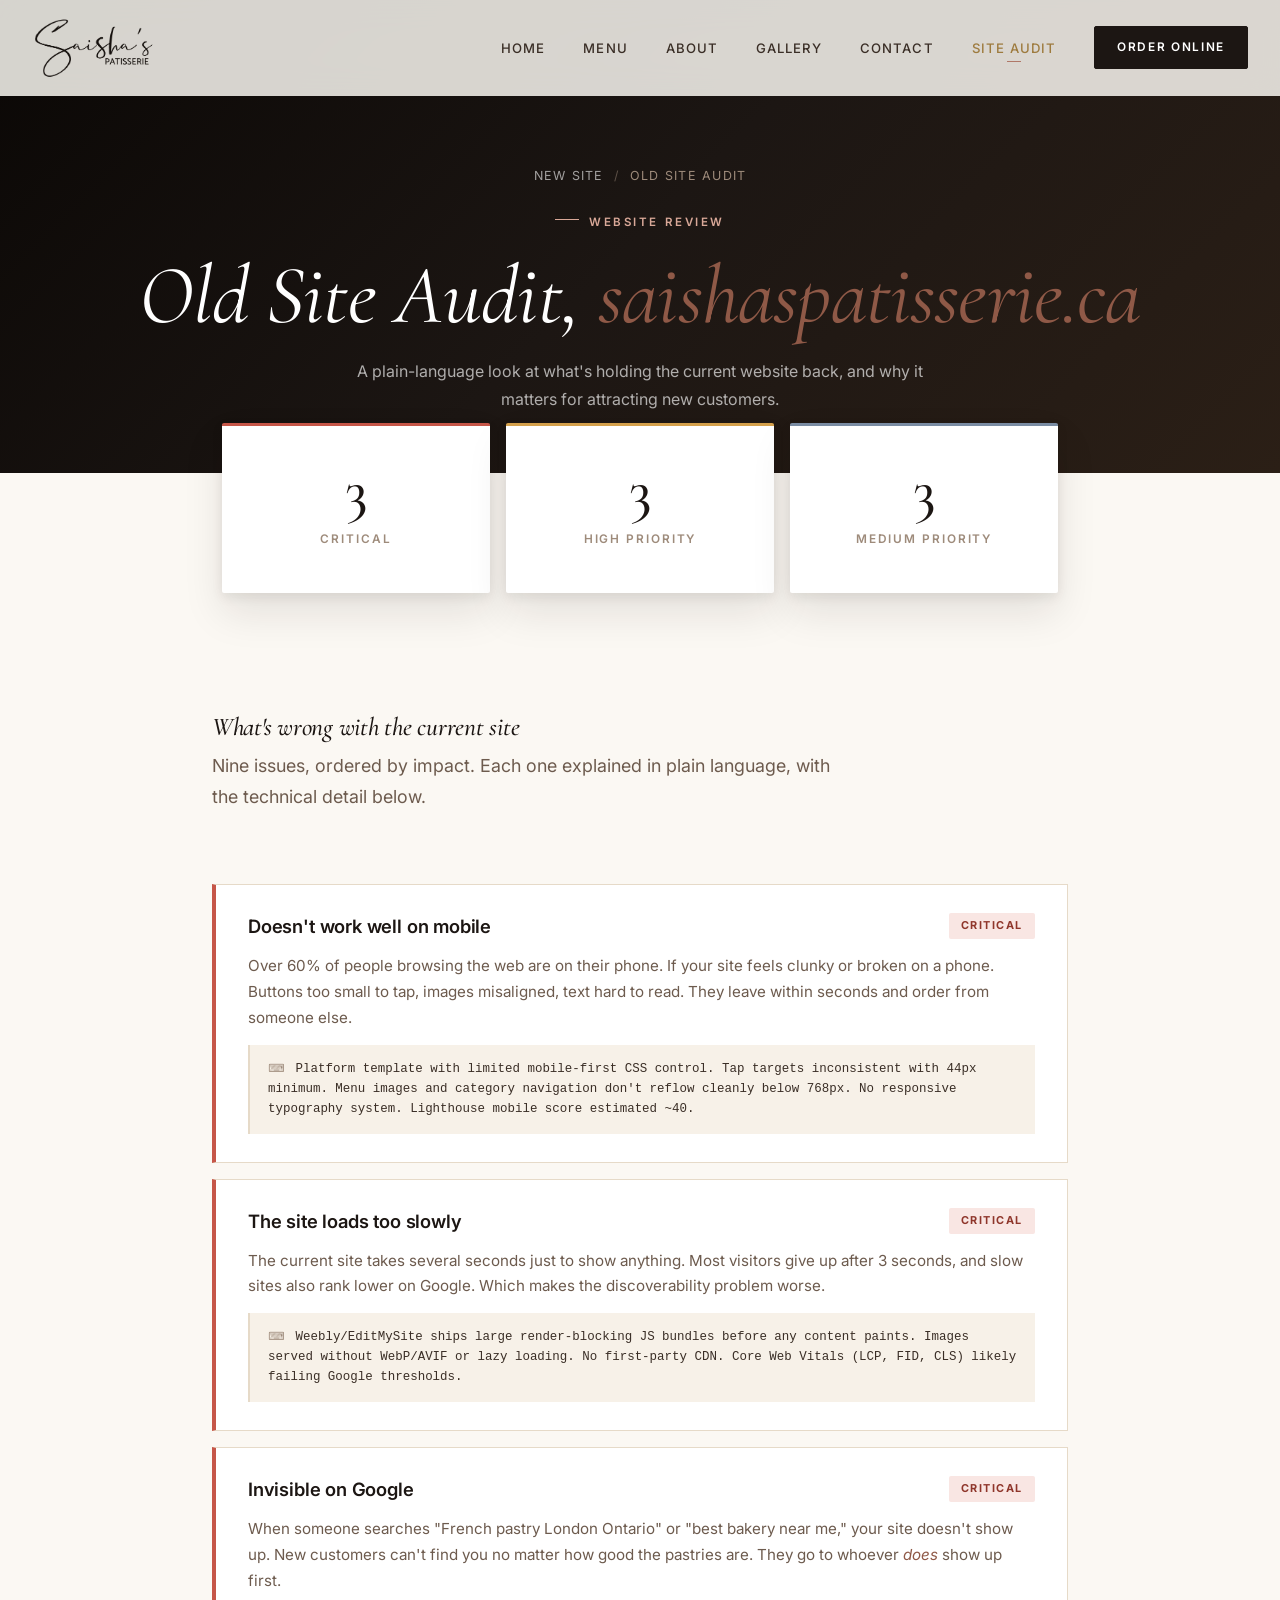
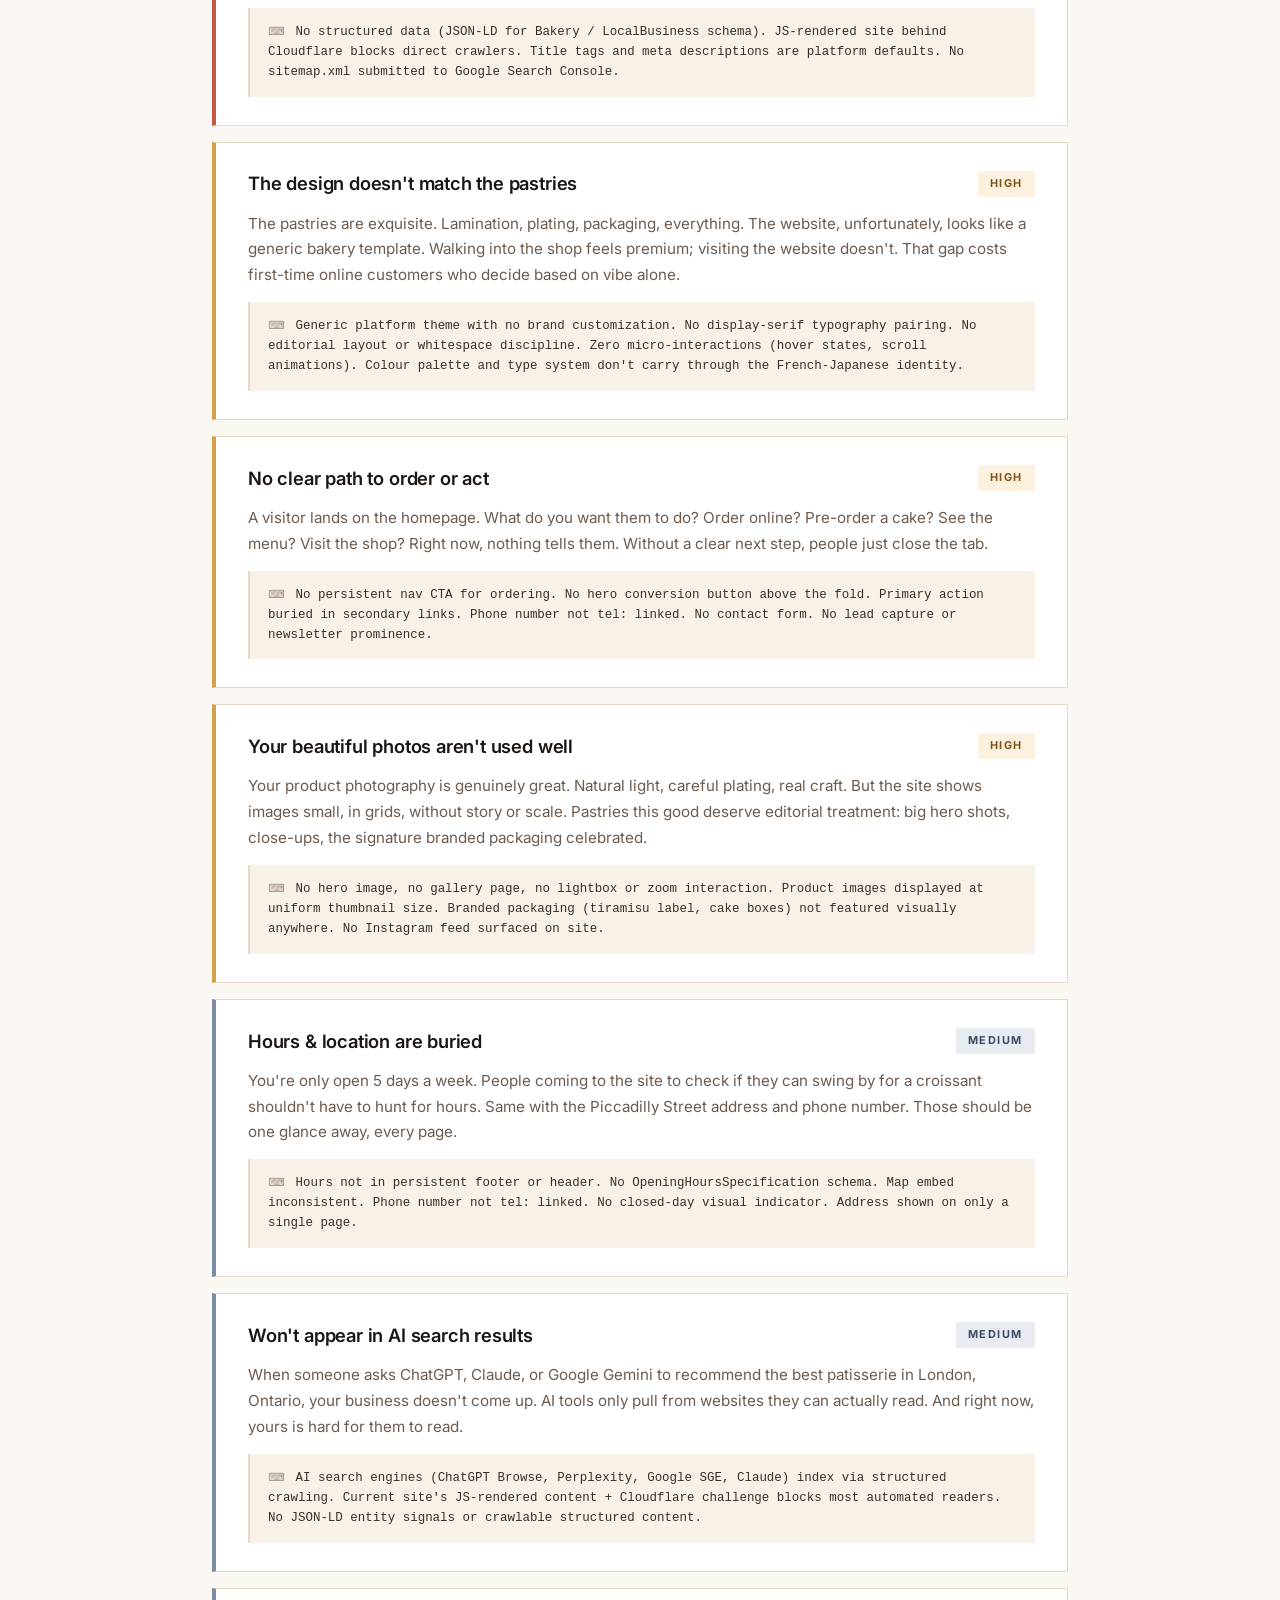
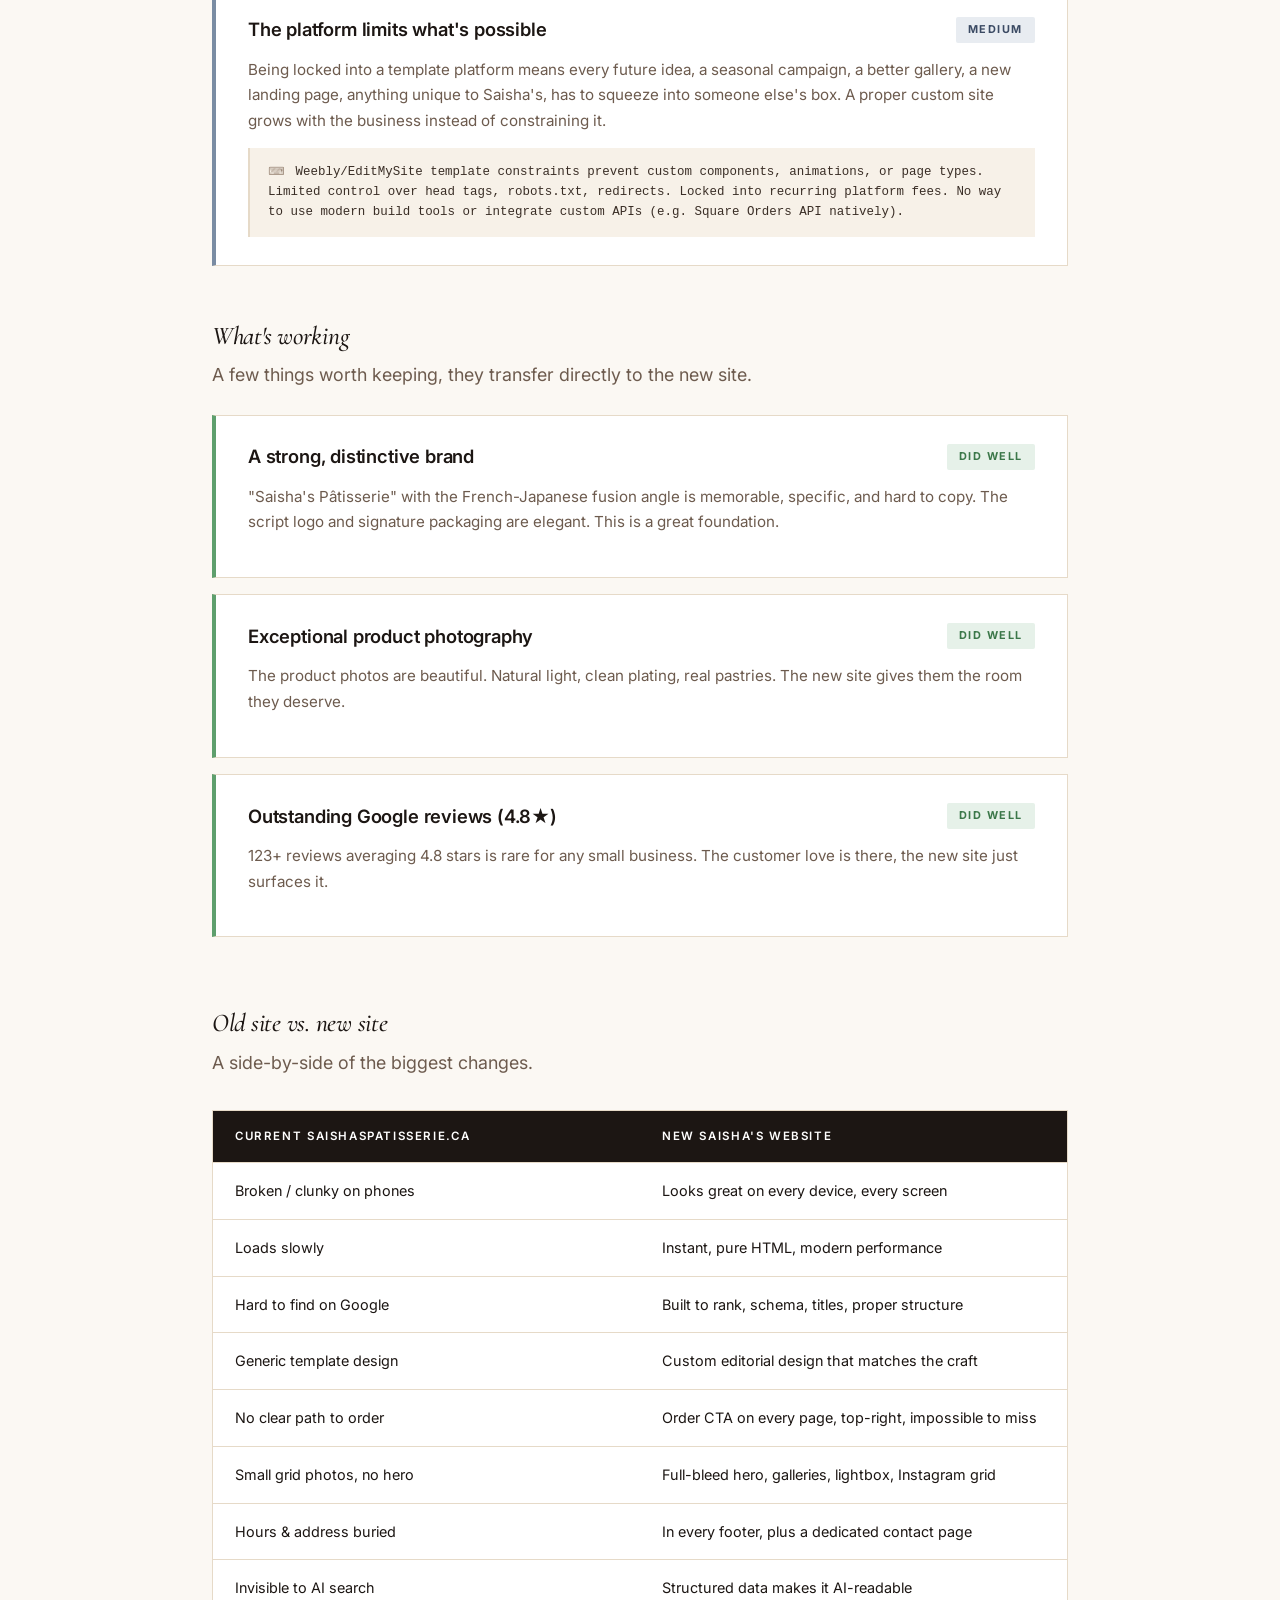
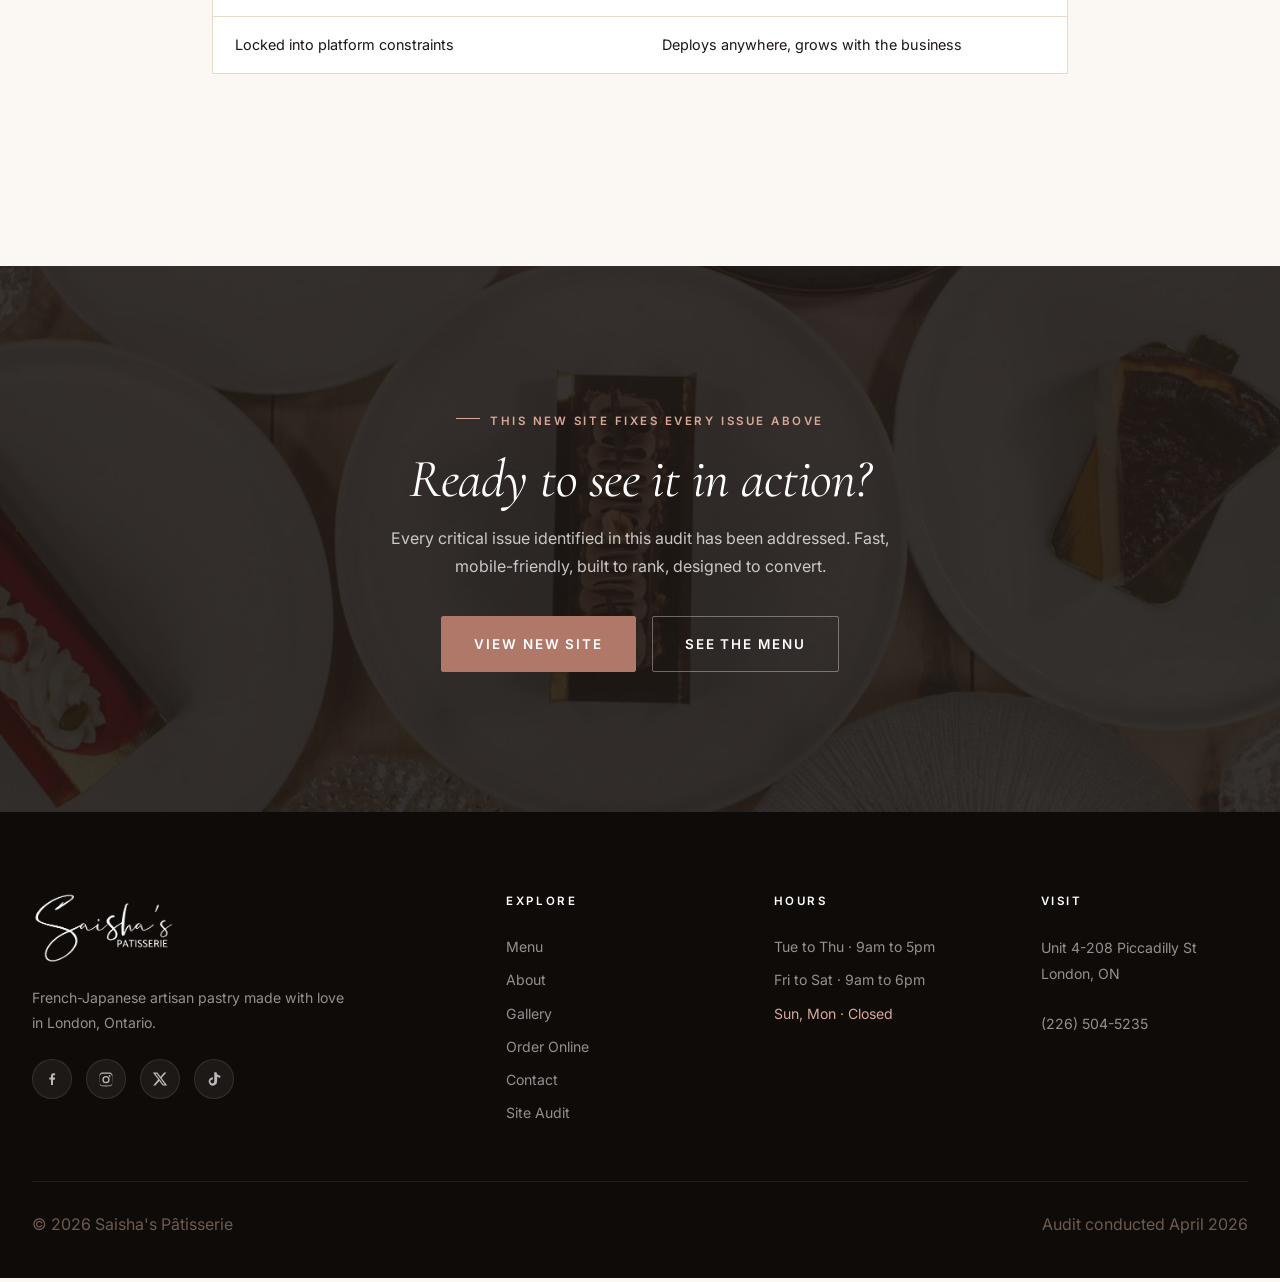
<file: audit.html>
<!DOCTYPE html>
<html lang="en">
<head>
 <meta charset="UTF-8">
 <meta name="viewport" content="width=device-width, initial-scale=1.0">
 <title>Old Site Audit · saishaspatisserie.ca</title>
 <meta name="description" content="A plain-language review of what's holding saishaspatisserie.ca back, and why it matters.">
 <link rel="icon" type="image/png" href="images/logo/logo-transparent.png">
 <link rel="stylesheet" href="css/main.css">
 <link rel="stylesheet" href="css/components.css">
</head>
<body>

 <nav class="nav">
 <div class="wrap">
 <div class="nav-inner">
 <a href="index.html" class="nav-logo"><img src="images/logo/logo-dark.png" alt="Saisha's Pâtisserie"></a>
 <ul class="nav-links">
 <li><a href="index.html">Home</a></li>
 <li><a href="menu.html">Menu</a></li>
 <li><a href="about.html">About</a></li>
 <li><a href="gallery.html">Gallery</a></li>
 <li><a href="contact.html">Contact</a></li>
 <li><a href="audit.html" style="color: var(--gold);" class="active">Site Audit</a></li>
 <li><a href="#" class="btn btn-primary nav-cta">Order Online</a></li>
 </ul>
 <button class="nav-toggle" aria-label="Menu"><span></span><span></span><span></span></button>
 </div>
 </div>
 </nav>

 <header class="audit-hero">
 <div class="wrap">
 <div class="breadcrumb"><a href="index.html" style="color:rgba(255,255,255,0.6);">New Site</a><span class="breadcrumb-sep">/</span><span>Old Site Audit</span></div>
 <span class="eyebrow" style="color: var(--rose-soft);">Website Review</span>
 <h1>Old Site Audit, <em>saishaspatisserie.ca</em></h1>
 <p>A plain-language look at what's holding the current website back, and why it matters for attracting new customers.</p>
 </div>
 </header>

 <!-- Counters -->
 <div class="audit-scores fade-up">
 <div class="audit-score-count critical"><strong>3</strong><div class="audit-score-label">Critical</div></div>
 <div class="audit-score-count high"><strong>3</strong><div class="audit-score-label">High Priority</div></div>
 <div class="audit-score-count medium"><strong>3</strong><div class="audit-score-label">Medium Priority</div></div>
 </div>

 <section class="section">
 <div class="wrap-narrow">

 <div class="audit-section fade-up">
 <h2 style="font-style: italic;">What's wrong with the current site</h2>
 <p class="lead" style="margin-bottom: 32px;">Nine issues, ordered by impact. Each one explained in plain language, with the technical detail below.</p>
 </div>

 <!-- CRITICAL 1 -->
 <div class="audit-issue critical fade-up">
 <div class="audit-issue-header">
 <h3>Doesn't work well on mobile</h3>
 <span class="audit-pill critical">Critical</span>
 </div>
 <p class="audit-plain">Over 60% of people browsing the web are on their phone. If your site feels clunky or broken on a phone. Buttons too small to tap, images misaligned, text hard to read. They leave within seconds and order from someone else.</p>
 <p class="audit-technical">Platform template with limited mobile-first CSS control. Tap targets inconsistent with 44px minimum. Menu images and category navigation don't reflow cleanly below 768px. No responsive typography system. Lighthouse mobile score estimated ~40.</p>
 </div>

 <!-- CRITICAL 2 -->
 <div class="audit-issue critical fade-up">
 <div class="audit-issue-header">
 <h3>The site loads too slowly</h3>
 <span class="audit-pill critical">Critical</span>
 </div>
 <p class="audit-plain">The current site takes several seconds just to show anything. Most visitors give up after 3 seconds, and slow sites also rank lower on Google. Which makes the discoverability problem worse.</p>
 <p class="audit-technical">Weebly/EditMySite ships large render-blocking JS bundles before any content paints. Images served without WebP/AVIF or lazy loading. No first-party CDN. Core Web Vitals (LCP, FID, CLS) likely failing Google thresholds.</p>
 </div>

 <!-- CRITICAL 3 -->
 <div class="audit-issue critical fade-up">
 <div class="audit-issue-header">
 <h3>Invisible on Google</h3>
 <span class="audit-pill critical">Critical</span>
 </div>
 <p class="audit-plain">When someone searches "French pastry London Ontario" or "best bakery near me," your site doesn't show up. New customers can't find you no matter how good the pastries are. They go to whoever <em>does</em> show up first.</p>
 <p class="audit-technical">No structured data (JSON-LD for Bakery / LocalBusiness schema). JS-rendered site behind Cloudflare blocks direct crawlers. Title tags and meta descriptions are platform defaults. No sitemap.xml submitted to Google Search Console.</p>
 </div>

 <!-- HIGH 1 -->
 <div class="audit-issue high fade-up">
 <div class="audit-issue-header">
 <h3>The design doesn't match the pastries</h3>
 <span class="audit-pill high">High</span>
 </div>
 <p class="audit-plain">The pastries are exquisite. Lamination, plating, packaging, everything. The website, unfortunately, looks like a generic bakery template. Walking into the shop feels premium; visiting the website doesn't. That gap costs first-time online customers who decide based on vibe alone.</p>
 <p class="audit-technical">Generic platform theme with no brand customization. No display-serif typography pairing. No editorial layout or whitespace discipline. Zero micro-interactions (hover states, scroll animations). Colour palette and type system don't carry through the French-Japanese identity.</p>
 </div>

 <!-- HIGH 2 -->
 <div class="audit-issue high fade-up">
 <div class="audit-issue-header">
 <h3>No clear path to order or act</h3>
 <span class="audit-pill high">High</span>
 </div>
 <p class="audit-plain">A visitor lands on the homepage. What do you want them to do? Order online? Pre-order a cake? See the menu? Visit the shop? Right now, nothing tells them. Without a clear next step, people just close the tab.</p>
 <p class="audit-technical">No persistent nav CTA for ordering. No hero conversion button above the fold. Primary action buried in secondary links. Phone number not <code>tel:</code> linked. No contact form. No lead capture or newsletter prominence.</p>
 </div>

 <!-- HIGH 3 -->
 <div class="audit-issue high fade-up">
 <div class="audit-issue-header">
 <h3>Your beautiful photos aren't used well</h3>
 <span class="audit-pill high">High</span>
 </div>
 <p class="audit-plain">Your product photography is genuinely great. Natural light, careful plating, real craft. But the site shows images small, in grids, without story or scale. Pastries this good deserve editorial treatment: big hero shots, close-ups, the signature branded packaging celebrated.</p>
 <p class="audit-technical">No hero image, no gallery page, no lightbox or zoom interaction. Product images displayed at uniform thumbnail size. Branded packaging (tiramisu label, cake boxes) not featured visually anywhere. No Instagram feed surfaced on site.</p>
 </div>

 <!-- MEDIUM 1 -->
 <div class="audit-issue medium fade-up">
 <div class="audit-issue-header">
 <h3>Hours &amp; location are buried</h3>
 <span class="audit-pill medium">Medium</span>
 </div>
 <p class="audit-plain">You're only open 5 days a week. People coming to the site to check if they can swing by for a croissant shouldn't have to hunt for hours. Same with the Piccadilly Street address and phone number. Those should be one glance away, every page.</p>
 <p class="audit-technical">Hours not in persistent footer or header. No OpeningHoursSpecification schema. Map embed inconsistent. Phone number not <code>tel:</code> linked. No closed-day visual indicator. Address shown on only a single page.</p>
 </div>

 <!-- MEDIUM 2 -->
 <div class="audit-issue medium fade-up">
 <div class="audit-issue-header">
 <h3>Won't appear in AI search results</h3>
 <span class="audit-pill medium">Medium</span>
 </div>
 <p class="audit-plain">When someone asks ChatGPT, Claude, or Google Gemini to recommend the best patisserie in London, Ontario, your business doesn't come up. AI tools only pull from websites they can actually read. And right now, yours is hard for them to read.</p>
 <p class="audit-technical">AI search engines (ChatGPT Browse, Perplexity, Google SGE, Claude) index via structured crawling. Current site's JS-rendered content + Cloudflare challenge blocks most automated readers. No JSON-LD entity signals or crawlable structured content.</p>
 </div>

 <!-- MEDIUM 3 -->
 <div class="audit-issue medium fade-up">
 <div class="audit-issue-header">
 <h3>The platform limits what's possible</h3>
 <span class="audit-pill medium">Medium</span>
 </div>
 <p class="audit-plain">Being locked into a template platform means every future idea, a seasonal campaign, a better gallery, a new landing page, anything unique to Saisha's, has to squeeze into someone else's box. A proper custom site grows with the business instead of constraining it.</p>
 <p class="audit-technical">Weebly/EditMySite template constraints prevent custom components, animations, or page types. Limited control over head tags, robots.txt, redirects. Locked into recurring platform fees. No way to use modern build tools or integrate custom APIs (e.g. Square Orders API natively).</p>
 </div>

 <!-- WHAT'S WORKING -->
 <div class="audit-section fade-up" style="margin-top: 56px;">
 <h2 style="font-style: italic;">What's working</h2>
 <p class="lead" style="margin-bottom: 24px;">A few things worth keeping, they transfer directly to the new site.</p>

 <div class="audit-issue good">
 <div class="audit-issue-header">
 <h3>A strong, distinctive brand</h3>
 <span class="audit-pill good">Did Well</span>
 </div>
 <p class="audit-plain">"Saisha's Pâtisserie" with the French-Japanese fusion angle is memorable, specific, and hard to copy. The script logo and signature packaging are elegant. This is a great foundation.</p>
 </div>

 <div class="audit-issue good">
 <div class="audit-issue-header">
 <h3>Exceptional product photography</h3>
 <span class="audit-pill good">Did Well</span>
 </div>
 <p class="audit-plain">The product photos are beautiful. Natural light, clean plating, real pastries. The new site gives them the room they deserve.</p>
 </div>

 <div class="audit-issue good">
 <div class="audit-issue-header">
 <h3>Outstanding Google reviews (4.8★)</h3>
 <span class="audit-pill good">Did Well</span>
 </div>
 <p class="audit-plain">123+ reviews averaging 4.8 stars is rare for any small business. The customer love is there, the new site just surfaces it.</p>
 </div>
 </div>

 <!-- COMPARISON -->
 <div class="audit-section fade-up" style="margin-top: 72px;">
 <h2 style="font-style: italic;">Old site vs. new site</h2>
 <p class="lead" style="margin-bottom: 32px;">A side-by-side of the biggest changes.</p>

 <table class="audit-table">
 <thead>
 <tr>
 <th style="width: 50%;">Current saishaspatisserie.ca</th>
 <th>New Saisha's Website</th>
 </tr>
 </thead>
 <tbody>
 <tr><td>Broken / clunky on phones</td><td>Looks great on every device, every screen</td></tr>
 <tr><td>Loads slowly</td><td>Instant, pure HTML, modern performance</td></tr>
 <tr><td>Hard to find on Google</td><td>Built to rank, schema, titles, proper structure</td></tr>
 <tr><td>Generic template design</td><td>Custom editorial design that matches the craft</td></tr>
 <tr><td>No clear path to order</td><td>Order CTA on every page, top-right, impossible to miss</td></tr>
 <tr><td>Small grid photos, no hero</td><td>Full-bleed hero, galleries, lightbox, Instagram grid</td></tr>
 <tr><td>Hours &amp; address buried</td><td>In every footer, plus a dedicated contact page</td></tr>
 <tr><td>Invisible to AI search</td><td>Structured data makes it AI-readable</td></tr>
 <tr><td>Locked into platform constraints</td><td>Deploys anywhere, grows with the business</td></tr>
 </tbody>
 </table>
 </div>

 </div>
 </section>

 <section class="cta-banner">
 <div class="wrap-narrow">
 <span class="eyebrow">This New Site Fixes Every Issue Above</span>
 <h2>Ready to see it in action?</h2>
 <p>Every critical issue identified in this audit has been addressed. Fast, mobile-friendly, built to rank, designed to convert.</p>
 <div class="cta-banner-actions">
 <a href="index.html" class="btn btn-primary" style="background:var(--rose); border-color:var(--rose);">View New Site</a>
 <a href="menu.html" class="btn btn-outline-light">See the Menu</a>
 </div>
 </div>
 </section>

 <footer class="footer">
 <div class="wrap">
 <div class="footer-grid">
 <div class="footer-brand">
 <a href="index.html"><img src="images/logo/logo-transparent.png" alt="Saisha's Pâtisserie"></a>
 <p>French-Japanese artisan pastry made with love in London, Ontario.</p>
 <div class="footer-social">
 <a href="https://www.facebook.com/saisha.patisserie/" target="_blank" aria-label="Facebook"><svg viewBox="0 0 24 24" xmlns="http://www.w3.org/2000/svg"><path d="M13.5 21v-8h2.7l.4-3.1h-3.1v-2c0-.9.25-1.5 1.5-1.5h1.6V3.6c-.3 0-1.2-.1-2.3-.1-2.3 0-3.8 1.4-3.8 3.9v2.2H8v3.1h2.5V21h3z"/></svg></a>
 <a href="https://www.instagram.com/saisha.patisserie/" target="_blank" aria-label="Instagram"><svg viewBox="0 0 24 24" xmlns="http://www.w3.org/2000/svg"><path d="M12 2.2c3.2 0 3.6 0 4.8.07 1.2.05 1.8.24 2.2.4.6.2 1 .5 1.4.9s.7.8.9 1.4c.17.5.36 1.1.4 2.2.07 1.2.07 1.6.07 4.8s0 3.6-.07 4.8c-.04 1.2-.23 1.8-.4 2.2-.2.6-.5 1-.9 1.4s-.8.7-1.4.9c-.5.17-1.1.36-2.2.4-1.2.07-1.6.07-4.8.07s-3.6 0-4.8-.07c-1.1-.04-1.7-.23-2.2-.4-.6-.2-1-.5-1.4-.9s-.7-.8-.9-1.4c-.17-.5-.36-1.1-.4-2.2C2.2 15.6 2.2 15.2 2.2 12s0-3.6.07-4.8c.04-1.1.23-1.7.4-2.2.2-.6.5-1 .9-1.4s.8-.7 1.4-.9c.5-.17 1.1-.36 2.2-.4C8.4 2.2 8.8 2.2 12 2.2zm0 1.98c-3.1 0-3.5 0-4.7.07-1.1.05-1.7.23-2.1.4-.5.2-.9.5-1.3.9s-.7.8-.9 1.3c-.17.4-.35 1-.4 2.1-.07 1.2-.07 1.6-.07 4.7s0 3.5.07 4.7c.05 1.1.23 1.7.4 2.1.2.5.5.9.9 1.3s.8.7 1.3.9c.4.17 1 .35 2.1.4 1.2.07 1.6.07 4.7.07s3.5 0 4.7-.07c1.1-.05 1.7-.23 2.1-.4.5-.2.9-.5 1.3-.9s.7-.8.9-1.3c.17-.4.35-1 .4-2.1.07-1.2.07-1.6.07-4.7s0-3.5-.07-4.7c-.05-1.1-.23-1.7-.4-2.1-.2-.5-.5-.9-.9-1.3s-.8-.7-1.3-.9c-.4-.17-1-.35-2.1-.4-1.2-.07-1.6-.07-4.7-.07zm0 3.4a5.4 5.4 0 1 1 0 10.8 5.4 5.4 0 0 1 0-10.8zm0 1.98a3.42 3.42 0 1 0 0 6.84 3.42 3.42 0 0 0 0-6.84zm6.85-2.2a1.27 1.27 0 1 1-2.54 0 1.27 1.27 0 0 1 2.54 0z"/></svg></a>
 <a href="https://x.com/saishas_pastry" target="_blank" aria-label="X"><svg viewBox="0 0 24 24" xmlns="http://www.w3.org/2000/svg"><path d="M18.244 2.25h3.308l-7.227 8.26 8.502 11.24H16.17l-5.214-6.817L4.99 21.75H1.68l7.73-8.835L1.254 2.25H8.08l4.713 6.231zm-1.161 17.52h1.833L7.084 4.126H5.117z"/></svg></a>
 <a href="https://www.tiktok.com/discover/saisha-patisserie" target="_blank" aria-label="TikTok"><svg viewBox="0 0 24 24" xmlns="http://www.w3.org/2000/svg"><path d="M19.59 6.69a4.83 4.83 0 0 1-3.77-4.25V2h-3.45v13.67a2.89 2.89 0 0 1-5.2 1.74 2.89 2.89 0 0 1 2.31-4.64 2.93 2.93 0 0 1 .88.13V9.4a6.84 6.84 0 0 0-1-.05A6.33 6.33 0 0 0 5.8 20.1a6.34 6.34 0 0 0 10.86-4.43v-7a8.16 8.16 0 0 0 4.77 1.52v-3.4a4.85 4.85 0 0 1-1-.1z"/></svg></a>
 </div>
 </div>
 <div class="footer-col"><h5>Explore</h5><ul>
 <li><a href="menu.html">Menu</a></li><li><a href="about.html">About</a></li>
 <li><a href="gallery.html">Gallery</a></li><li><a href="#">Order Online</a></li>
 <li><a href="contact.html">Contact</a></li><li><a href="audit.html">Site Audit</a></li>
 </ul></div>
 <div class="footer-col"><h5>Hours</h5><ul>
 <li>Tue to Thu · 9am to 5pm</li><li>Fri to Sat · 9am to 6pm</li>
 <li style="color: var(--rose-soft);">Sun, Mon · Closed</li>
 </ul></div>
 <div class="footer-col"><h5>Visit</h5><address>
 Unit 4-208 Piccadilly St<br>London, ON<br><br>
 <a href="tel:+12265045235">(226) 504-5235</a>
 </address></div>
 </div>
 <div class="footer-bottom"><p>© 2026 Saisha's Pâtisserie</p><p>Audit conducted April 2026</p></div>
 </div>
 </footer>

 <script src="js/main.js"></script>
</body>
</html>
</file>
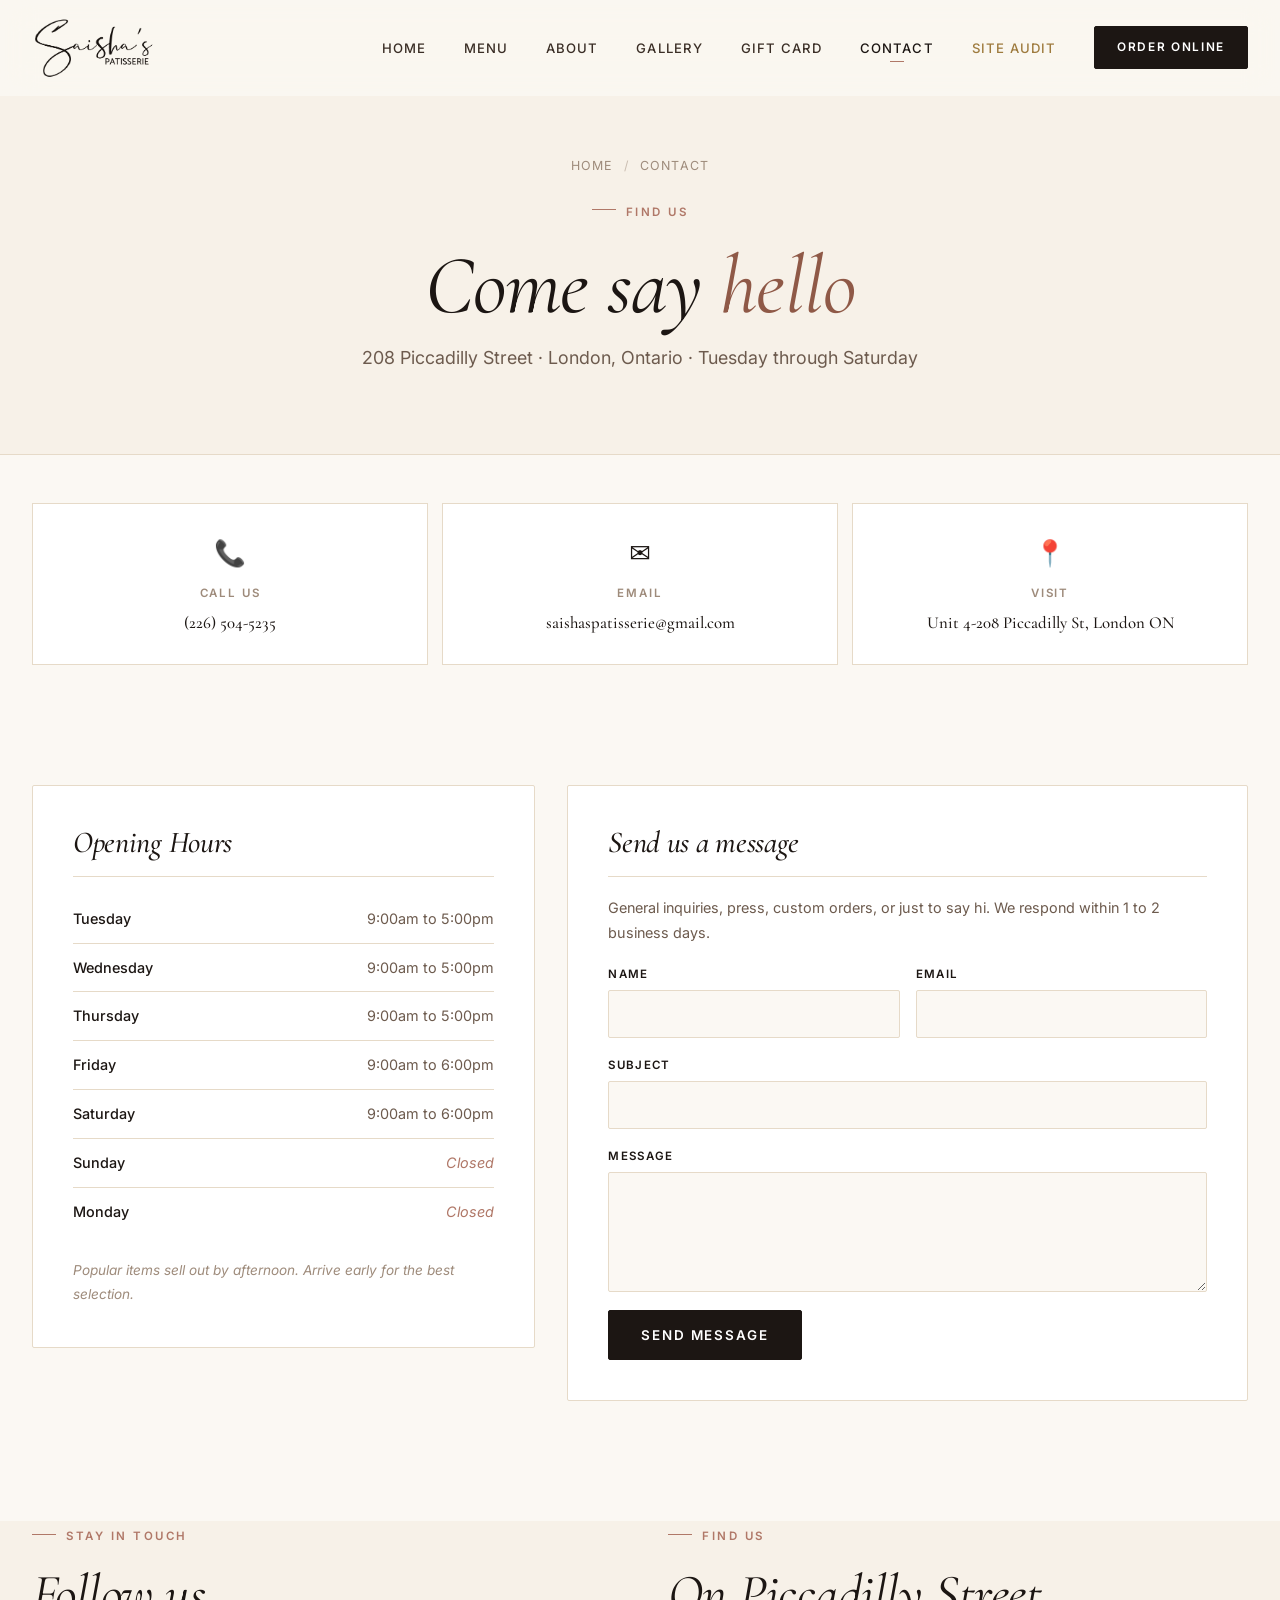
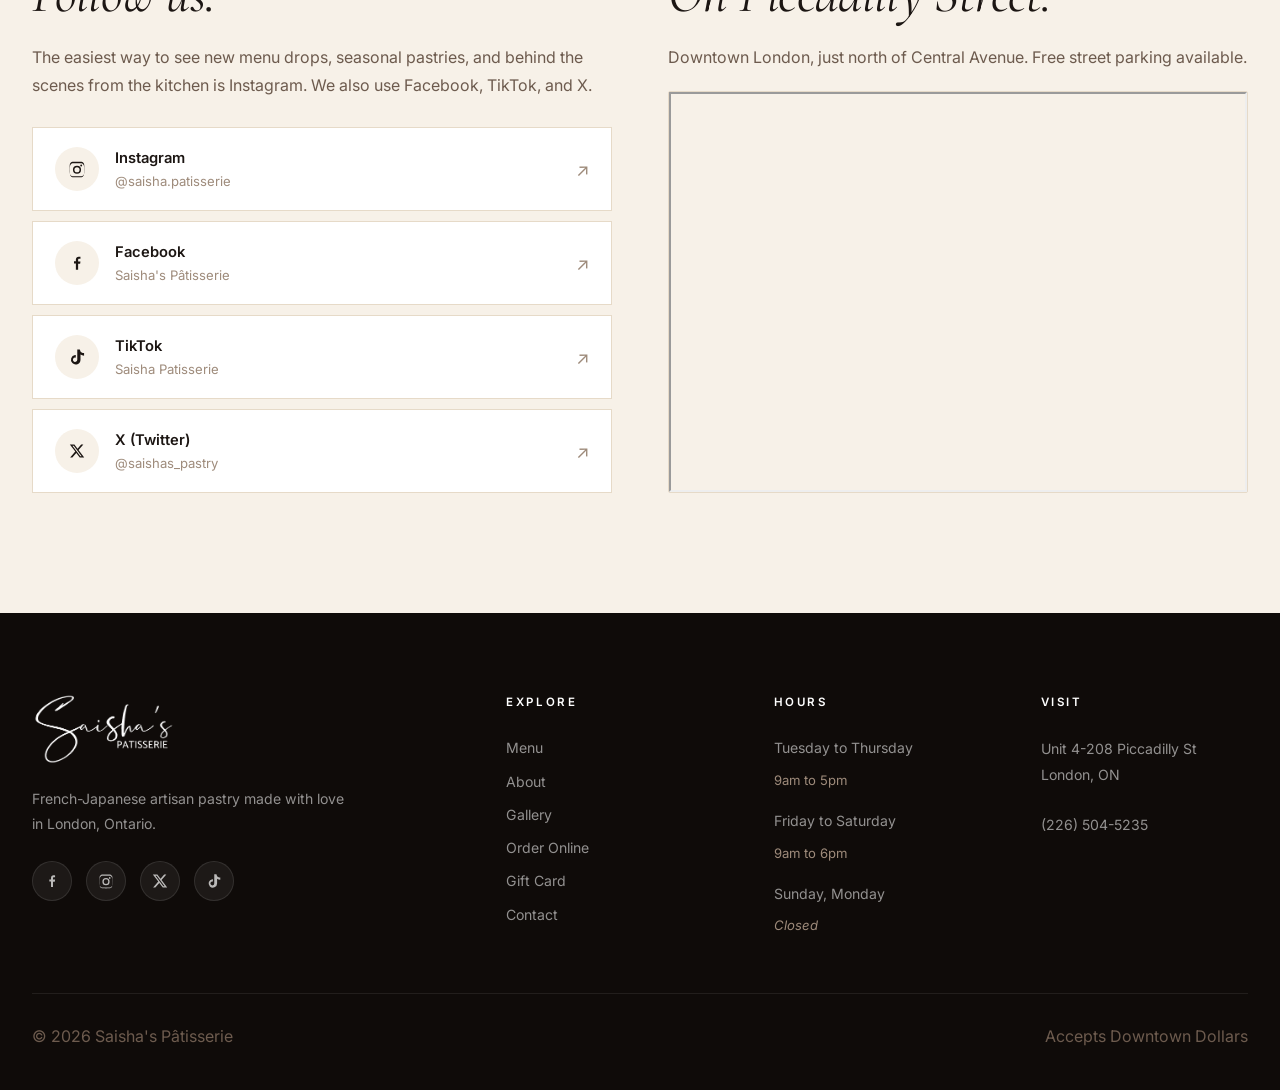
<file: contact.html>
<!DOCTYPE html>
<html lang="en">
<head>
  <meta charset="UTF-8">
  <meta name="viewport" content="width=device-width, initial-scale=1.0">
  <title>Contact · Saisha's Pâtisserie</title>
  <meta name="description" content="Find Saisha's Pâtisserie at 208 Piccadilly Street, London ON. Hours, directions, phone, email, and contact form.">
  <link rel="icon" type="image/png" href="images/logo/logo-transparent.png">
  <link rel="stylesheet" href="css/main.css">
  <link rel="stylesheet" href="css/components.css">
</head>
<body>

  <nav class="nav">
    <div class="wrap">
      <div class="nav-inner">
        <a href="index.html" class="nav-logo"><img src="images/logo/logo-dark.png" alt="Saisha's Pâtisserie"></a>
        <ul class="nav-links">
          <li><a href="index.html">Home</a></li>
          <li><a href="menu.html">Menu</a></li>
          <li><a href="about.html">About</a></li>
          <li><a href="gallery.html">Gallery</a></li>
          <li><a href="https://app.squareup.com/gift/MLR6V0DSDRDC0/order" target="_blank" rel="noopener">Gift Card</a></li>
          <li><a href="contact.html" class="active">Contact</a></li>
          <li><a href="audit.html" style="color: var(--gold);">Site Audit</a></li>
          <li><a href="#" class="btn btn-primary nav-cta">Order Online</a></li>
        </ul>
        <button class="nav-toggle" aria-label="Menu"><span></span><span></span><span></span></button>
      </div>
    </div>
  </nav>

  <header class="page-header">
    <div class="wrap">
      <div class="breadcrumb"><a href="index.html">Home</a><span class="breadcrumb-sep">/</span><span>Contact</span></div>
      <span class="eyebrow">Find Us</span>
      <h1>Come say <em>hello</em></h1>
      <p class="lead">208 Piccadilly Street · London, Ontario · Tuesday through Saturday</p>
    </div>
  </header>

  <!-- QUICK INFO TILES -->
  <section class="contact-quick">
    <div class="wrap">
      <div class="contact-quick-grid fade-up">
        <a href="tel:+12265045235" class="contact-quick-item">
          <div class="contact-quick-icon">📞</div>
          <strong>Call us</strong>
          <span>(226) 504-5235</span>
        </a>
        <a href="mailto:saishaspatisserie@gmail.com" class="contact-quick-item">
          <div class="contact-quick-icon">✉️</div>
          <strong>Email</strong>
          <span>saishaspatisserie@gmail.com</span>
        </a>
        <a href="https://maps.google.com/?q=208+Piccadilly+St+London+ON" target="_blank" rel="noopener" class="contact-quick-item">
          <div class="contact-quick-icon">📍</div>
          <strong>Visit</strong>
          <span>Unit 4-208 Piccadilly St, London ON</span>
        </a>
      </div>
    </div>
  </section>

  <!-- HOURS + FORM -->
  <section class="section">
    <div class="wrap">
      <div class="contact-layout fade-up">

        <div class="card">
          <h3 style="font-style:italic; margin-bottom: 18px;">Opening Hours</h3>
          <div class="hours-grid">
            <div class="row"><span class="day">Tuesday</span><span class="time">9:00am to 5:00pm</span></div>
            <div class="row"><span class="day">Wednesday</span><span class="time">9:00am to 5:00pm</span></div>
            <div class="row"><span class="day">Thursday</span><span class="time">9:00am to 5:00pm</span></div>
            <div class="row"><span class="day">Friday</span><span class="time">9:00am to 6:00pm</span></div>
            <div class="row"><span class="day">Saturday</span><span class="time">9:00am to 6:00pm</span></div>
            <div class="row"><span class="day">Sunday</span><span class="time closed">Closed</span></div>
            <div class="row"><span class="day">Monday</span><span class="time closed">Closed</span></div>
          </div>
          <p style="margin-top: 24px; font-size: 0.85rem; color: var(--muted); font-style: italic;">Popular items sell out by afternoon. Arrive early for the best selection.</p>
        </div>

        <div class="card">
          <h3 style="font-style:italic; margin-bottom: 18px;">Send us a message</h3>
          <p style="font-size: 0.9rem; color: var(--mid); margin-bottom: 20px;">General inquiries, press, custom orders, or just to say hi. We respond within 1 to 2 business days.</p>
          <form class="form" action="mailto:saishaspatisserie@gmail.com" method="GET">
            <div class="form-row">
              <div class="form-group">
                <label for="cn">Name</label>
                <input type="text" id="cn" name="Name" required>
              </div>
              <div class="form-group">
                <label for="ce">Email</label>
                <input type="email" id="ce" name="Email" required>
              </div>
            </div>
            <div class="form-group">
              <label for="cs">Subject</label>
              <input type="text" id="cs" name="Subject">
            </div>
            <div class="form-group">
              <label for="cm">Message</label>
              <textarea id="cm" name="Message" required></textarea>
            </div>
            <button type="submit" class="btn btn-primary" style="align-self:flex-start;">Send Message</button>
          </form>
        </div>

      </div>
    </div>
  </section>

  <!-- SOCIAL + MAP -->
  <section class="section" style="background: var(--cream); padding-top: 0;">
    <div class="wrap">
      <div class="contact-social-map fade-up">

        <div>
          <span class="eyebrow">Stay in Touch</span>
          <h2 style="font-style: italic; font-weight: 400; margin-bottom: 20px;">Follow us.</h2>
          <p style="color: var(--mid); margin-bottom: 28px;">The easiest way to see new menu drops, seasonal pastries, and behind the scenes from the kitchen is Instagram. We also use Facebook, TikTok, and X.</p>

          <div class="contact-social-list">
            <a href="https://www.instagram.com/saisha.patisserie/" target="_blank" rel="noopener" class="social-card">
              <div class="social-icon"><svg viewBox="0 0 24 24" width="18" height="18" fill="currentColor"><path d="M12 2.2c3.2 0 3.6 0 4.8.07 1.2.05 1.8.24 2.2.4.6.2 1 .5 1.4.9s.7.8.9 1.4c.17.5.36 1.1.4 2.2.07 1.2.07 1.6.07 4.8s0 3.6-.07 4.8c-.04 1.2-.23 1.8-.4 2.2-.2.6-.5 1-.9 1.4s-.8.7-1.4.9c-.5.17-1.1.36-2.2.4-1.2.07-1.6.07-4.8.07s-3.6 0-4.8-.07c-1.1-.04-1.7-.23-2.2-.4-.6-.2-1-.5-1.4-.9s-.7-.8-.9-1.4c-.17-.5-.36-1.1-.4-2.2C2.2 15.6 2.2 15.2 2.2 12s0-3.6.07-4.8c.04-1.1.23-1.7.4-2.2.2-.6.5-1 .9-1.4s.8-.7 1.4-.9c.5-.17 1.1-.36 2.2-.4C8.4 2.2 8.8 2.2 12 2.2zm0 1.98c-3.1 0-3.5 0-4.7.07-1.1.05-1.7.23-2.1.4-.5.2-.9.5-1.3.9s-.7.8-.9 1.3c-.17.4-.35 1-.4 2.1-.07 1.2-.07 1.6-.07 4.7s0 3.5.07 4.7c.05 1.1.23 1.7.4 2.1.2.5.5.9.9 1.3s.8.7 1.3.9c.4.17 1 .35 2.1.4 1.2.07 1.6.07 4.7.07s3.5 0 4.7-.07c1.1-.05 1.7-.23 2.1-.4.5-.2.9-.5 1.3-.9s.7-.8.9-1.3c.17-.4.35-1 .4-2.1.07-1.2.07-1.6.07-4.7s0-3.5-.07-4.7c-.05-1.1-.23-1.7-.4-2.1-.2-.5-.5-.9-.9-1.3s-.8-.7-1.3-.9c-.4-.17-1-.35-2.1-.4-1.2-.07-1.6-.07-4.7-.07zm0 3.4a5.4 5.4 0 1 1 0 10.8 5.4 5.4 0 0 1 0-10.8zm0 1.98a3.42 3.42 0 1 0 0 6.84 3.42 3.42 0 0 0 0-6.84zm6.85-2.2a1.27 1.27 0 1 1-2.54 0 1.27 1.27 0 0 1 2.54 0z"/></svg></div>
              <div class="social-text">
                <strong>Instagram</strong>
                <span>@saisha.patisserie</span>
              </div>
              <span class="arrow">↗</span>
            </a>
            <a href="https://www.facebook.com/saisha.patisserie/" target="_blank" rel="noopener" class="social-card">
              <div class="social-icon"><svg viewBox="0 0 24 24" width="18" height="18" fill="currentColor"><path d="M13.5 21v-8h2.7l.4-3.1h-3.1v-2c0-.9.25-1.5 1.5-1.5h1.6V3.6c-.3 0-1.2-.1-2.3-.1-2.3 0-3.8 1.4-3.8 3.9v2.2H8v3.1h2.5V21h3z"/></svg></div>
              <div class="social-text">
                <strong>Facebook</strong>
                <span>Saisha's Pâtisserie</span>
              </div>
              <span class="arrow">↗</span>
            </a>
            <a href="https://www.tiktok.com/discover/saisha-patisserie" target="_blank" rel="noopener" class="social-card">
              <div class="social-icon"><svg viewBox="0 0 24 24" width="18" height="18" fill="currentColor"><path d="M19.59 6.69a4.83 4.83 0 0 1-3.77-4.25V2h-3.45v13.67a2.89 2.89 0 0 1-5.2 1.74 2.89 2.89 0 0 1 2.31-4.64 2.93 2.93 0 0 1 .88.13V9.4a6.84 6.84 0 0 0-1-.05A6.33 6.33 0 0 0 5.8 20.1a6.34 6.34 0 0 0 10.86-4.43v-7a8.16 8.16 0 0 0 4.77 1.52v-3.4a4.85 4.85 0 0 1-1-.1z"/></svg></div>
              <div class="social-text">
                <strong>TikTok</strong>
                <span>Saisha Patisserie</span>
              </div>
              <span class="arrow">↗</span>
            </a>
            <a href="https://x.com/saishas_pastry" target="_blank" rel="noopener" class="social-card">
              <div class="social-icon"><svg viewBox="0 0 24 24" width="16" height="16" fill="currentColor"><path d="M18.244 2.25h3.308l-7.227 8.26 8.502 11.24H16.17l-5.214-6.817L4.99 21.75H1.68l7.73-8.835L1.254 2.25H8.08l4.713 6.231zm-1.161 17.52h1.833L7.084 4.126H5.117z"/></svg></div>
              <div class="social-text">
                <strong>X (Twitter)</strong>
                <span>@saishas_pastry</span>
              </div>
              <span class="arrow">↗</span>
            </a>
          </div>
        </div>

        <div>
          <span class="eyebrow">Find Us</span>
          <h2 style="font-style: italic; font-weight: 400; margin-bottom: 20px;">On Piccadilly Street.</h2>
          <p style="color: var(--mid); margin-bottom: 20px;">Downtown London, just north of Central Avenue. Free street parking available.</p>
          <div class="map-embed" style="min-height: 340px;">
            <iframe
              src="https://www.google.com/maps/embed?pb=!1m18!1m12!1m3!1d2920.7!2d-81.2489!3d42.9849!2m3!1f0!2f0!3f0!3m2!1i1024!2i768!4f13.1!3m3!1m2!1s0x882ef3e8e8b8c6c5%3A0x0!2s208+Piccadilly+St%2C+London%2C+ON!5e0!3m2!1sen!2sca!4v1"
              loading="lazy"
              referrerpolicy="no-referrer-when-downgrade"
              title="Saisha's Pâtisserie on Google Maps"></iframe>
          </div>
        </div>

      </div>
    </div>
  </section>

  <footer class="footer">
    <div class="wrap">
      <div class="footer-grid">
        <div class="footer-brand">
          <a href="index.html"><img src="images/logo/logo-transparent.png" alt="Saisha's Pâtisserie"></a>
          <p>French-Japanese artisan pastry made with love in London, Ontario.</p>
          <div class="footer-social">
            <a href="https://www.facebook.com/saisha.patisserie/" target="_blank" aria-label="Facebook"><svg viewBox="0 0 24 24" xmlns="http://www.w3.org/2000/svg"><path d="M13.5 21v-8h2.7l.4-3.1h-3.1v-2c0-.9.25-1.5 1.5-1.5h1.6V3.6c-.3 0-1.2-.1-2.3-.1-2.3 0-3.8 1.4-3.8 3.9v2.2H8v3.1h2.5V21h3z"/></svg></a>
            <a href="https://www.instagram.com/saisha.patisserie/" target="_blank" aria-label="Instagram"><svg viewBox="0 0 24 24" xmlns="http://www.w3.org/2000/svg"><path d="M12 2.2c3.2 0 3.6 0 4.8.07 1.2.05 1.8.24 2.2.4.6.2 1 .5 1.4.9s.7.8.9 1.4c.17.5.36 1.1.4 2.2.07 1.2.07 1.6.07 4.8s0 3.6-.07 4.8c-.04 1.2-.23 1.8-.4 2.2-.2.6-.5 1-.9 1.4s-.8.7-1.4.9c-.5.17-1.1.36-2.2.4-1.2.07-1.6.07-4.8.07s-3.6 0-4.8-.07c-1.1-.04-1.7-.23-2.2-.4-.6-.2-1-.5-1.4-.9s-.7-.8-.9-1.4c-.17-.5-.36-1.1-.4-2.2C2.2 15.6 2.2 15.2 2.2 12s0-3.6.07-4.8c.04-1.1.23-1.7.4-2.2.2-.6.5-1 .9-1.4s.8-.7 1.4-.9c.5-.17 1.1-.36 2.2-.4C8.4 2.2 8.8 2.2 12 2.2zm0 1.98c-3.1 0-3.5 0-4.7.07-1.1.05-1.7.23-2.1.4-.5.2-.9.5-1.3.9s-.7.8-.9 1.3c-.17.4-.35 1-.4 2.1-.07 1.2-.07 1.6-.07 4.7s0 3.5.07 4.7c.05 1.1.23 1.7.4 2.1.2.5.5.9.9 1.3s.8.7 1.3.9c.4.17 1 .35 2.1.4 1.2.07 1.6.07 4.7.07s3.5 0 4.7-.07c1.1-.05 1.7-.23 2.1-.4.5-.2.9-.5 1.3-.9s.7-.8.9-1.3c.17-.4.35-1 .4-2.1.07-1.2.07-1.6.07-4.7s0-3.5-.07-4.7c-.05-1.1-.23-1.7-.4-2.1-.2-.5-.5-.9-.9-1.3s-.8-.7-1.3-.9c-.4-.17-1-.35-2.1-.4-1.2-.07-1.6-.07-4.7-.07zm0 3.4a5.4 5.4 0 1 1 0 10.8 5.4 5.4 0 0 1 0-10.8zm0 1.98a3.42 3.42 0 1 0 0 6.84 3.42 3.42 0 0 0 0-6.84zm6.85-2.2a1.27 1.27 0 1 1-2.54 0 1.27 1.27 0 0 1 2.54 0z"/></svg></a>
            <a href="https://x.com/saishas_pastry" target="_blank" aria-label="X"><svg viewBox="0 0 24 24" xmlns="http://www.w3.org/2000/svg"><path d="M18.244 2.25h3.308l-7.227 8.26 8.502 11.24H16.17l-5.214-6.817L4.99 21.75H1.68l7.73-8.835L1.254 2.25H8.08l4.713 6.231zm-1.161 17.52h1.833L7.084 4.126H5.117z"/></svg></a>
            <a href="https://www.tiktok.com/discover/saisha-patisserie" target="_blank" aria-label="TikTok"><svg viewBox="0 0 24 24" xmlns="http://www.w3.org/2000/svg"><path d="M19.59 6.69a4.83 4.83 0 0 1-3.77-4.25V2h-3.45v13.67a2.89 2.89 0 0 1-5.2 1.74 2.89 2.89 0 0 1 2.31-4.64 2.93 2.93 0 0 1 .88.13V9.4a6.84 6.84 0 0 0-1-.05A6.33 6.33 0 0 0 5.8 20.1a6.34 6.34 0 0 0 10.86-4.43v-7a8.16 8.16 0 0 0 4.77 1.52v-3.4a4.85 4.85 0 0 1-1-.1z"/></svg></a>
          </div>
        </div>
        <div class="footer-col"><h5>Explore</h5><ul>
          <li><a href="menu.html">Menu</a></li><li><a href="about.html">About</a></li>
          <li><a href="gallery.html">Gallery</a></li><li><a href="#">Order Online</a></li>
          <li><a href="https://app.squareup.com/gift/MLR6V0DSDRDC0/order" target="_blank">Gift Card</a></li>
          <li><a href="contact.html">Contact</a></li>
        </ul></div>
        <div class="footer-col"><h5>Hours</h5><ul>
          <li>Tuesday to Thursday</li>
          <li style="color: var(--muted); font-size: 0.82rem;">9am to 5pm</li>
          <li style="margin-top: 8px;">Friday to Saturday</li>
          <li style="color: var(--muted); font-size: 0.82rem;">9am to 6pm</li>
          <li style="margin-top: 8px;">Sunday, Monday</li>
          <li style="color: var(--muted); font-size: 0.82rem; font-style: italic;">Closed</li>
        </ul></div>
        <div class="footer-col"><h5>Visit</h5><address>
          Unit 4-208 Piccadilly St<br>London, ON<br><br>
          <a href="tel:+12265045235">(226) 504-5235</a>
        </address></div>
      </div>
      <div class="footer-bottom"><p>© 2026 Saisha's Pâtisserie</p><p>Accepts Downtown Dollars</p></div>
    </div>
  </footer>

  <script src="js/main.js"></script>
</body>
</html>
</file>
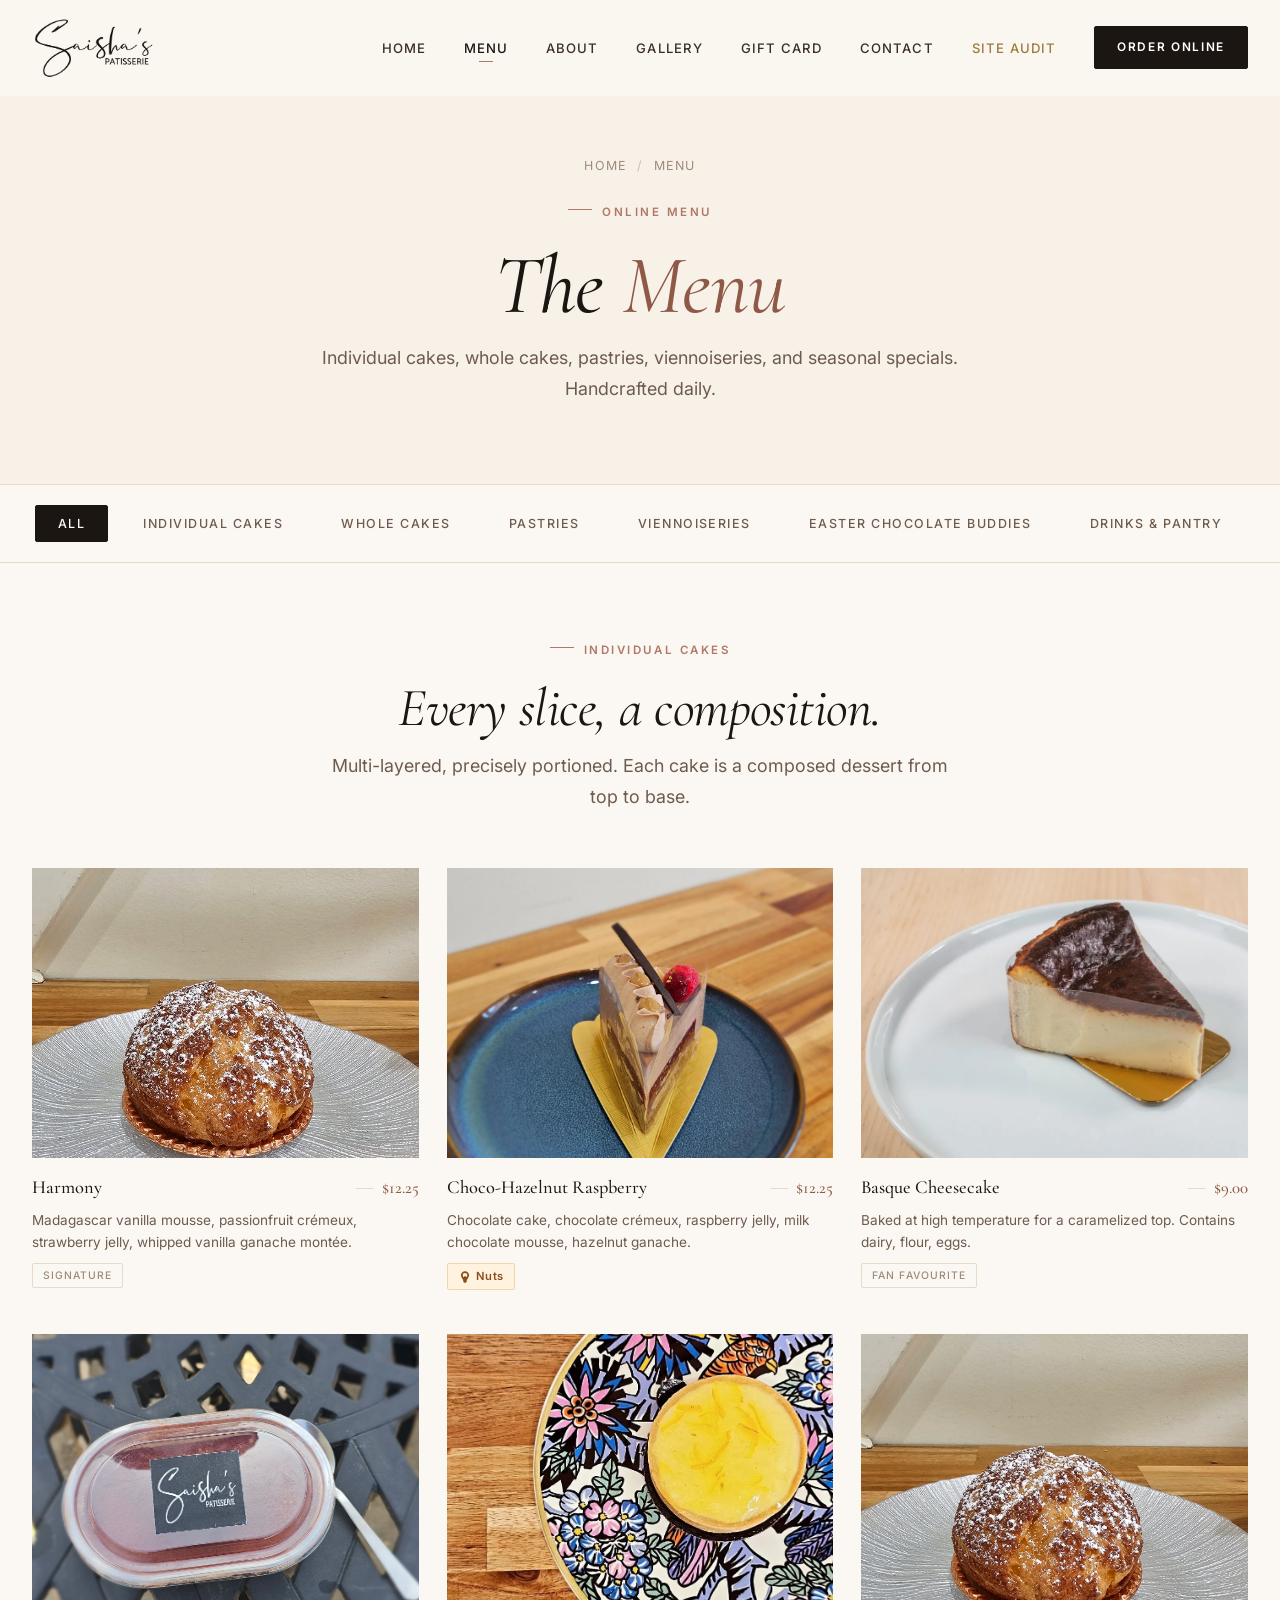
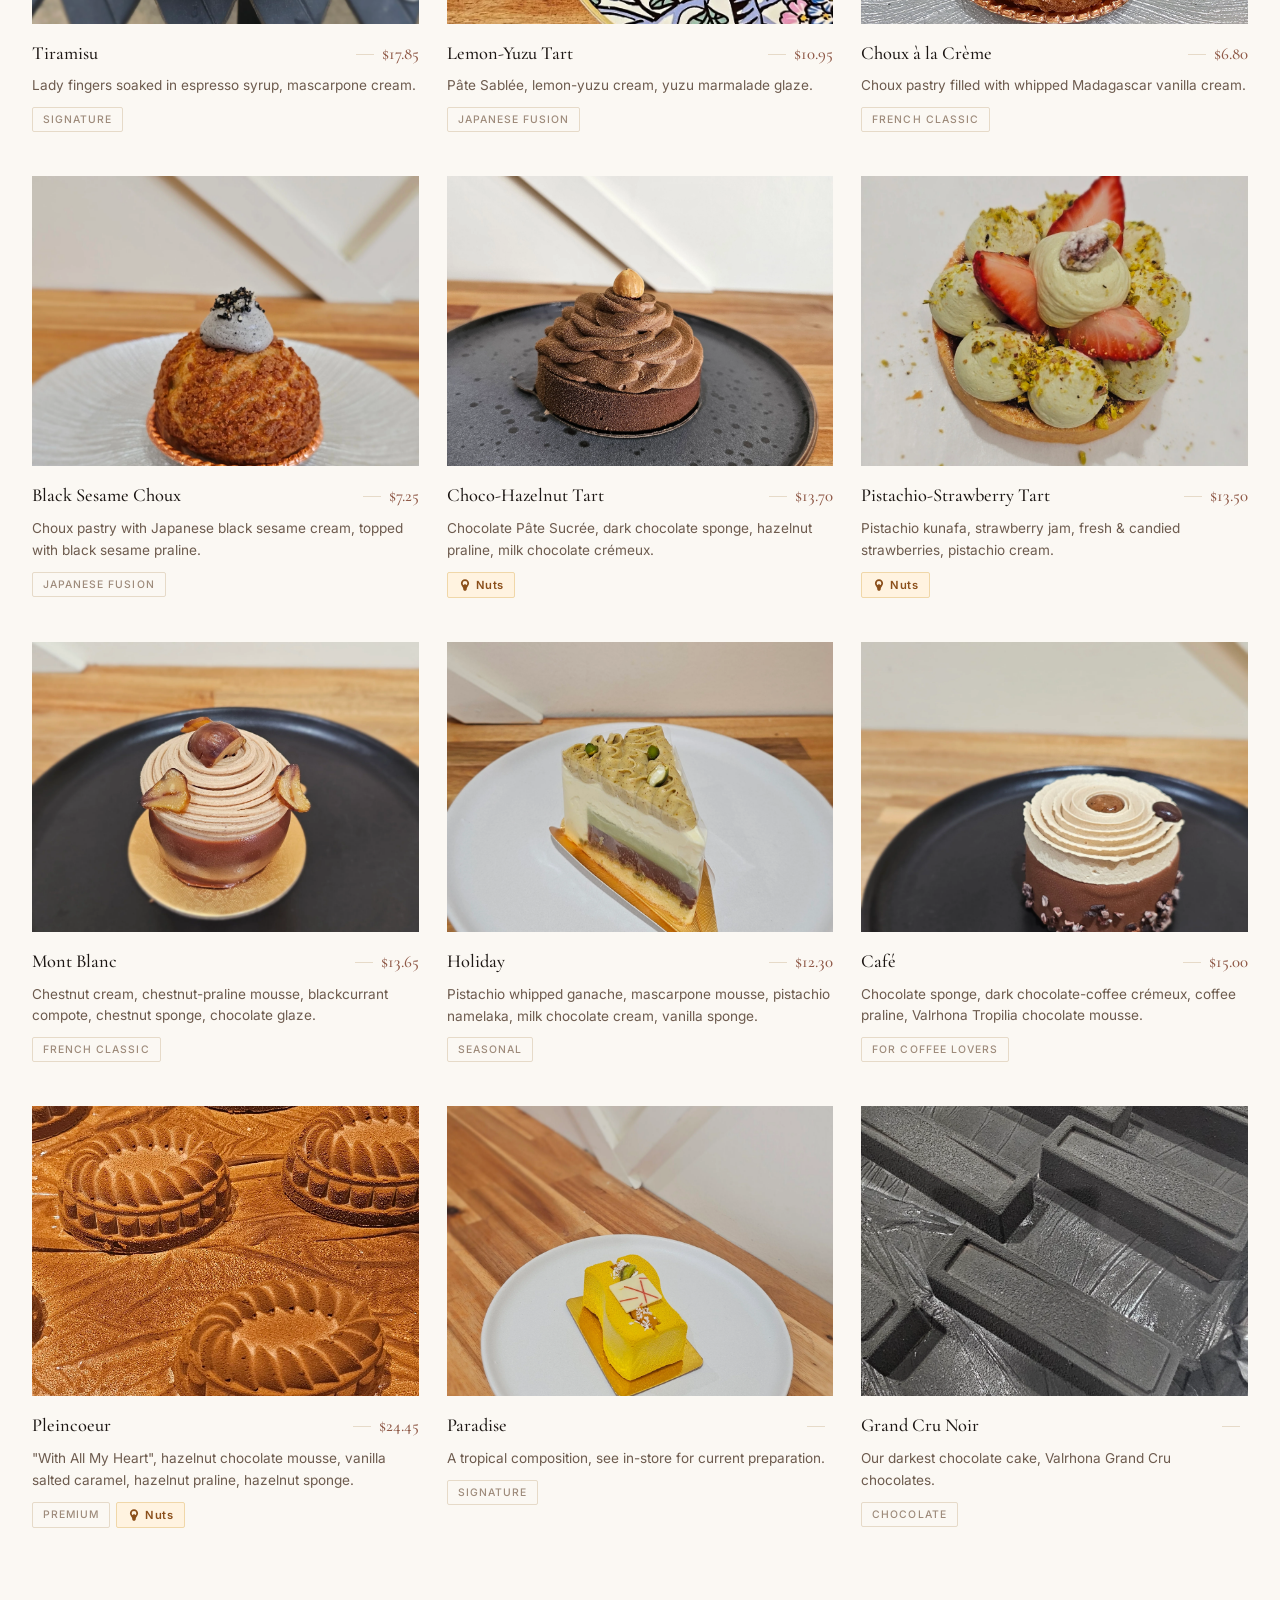
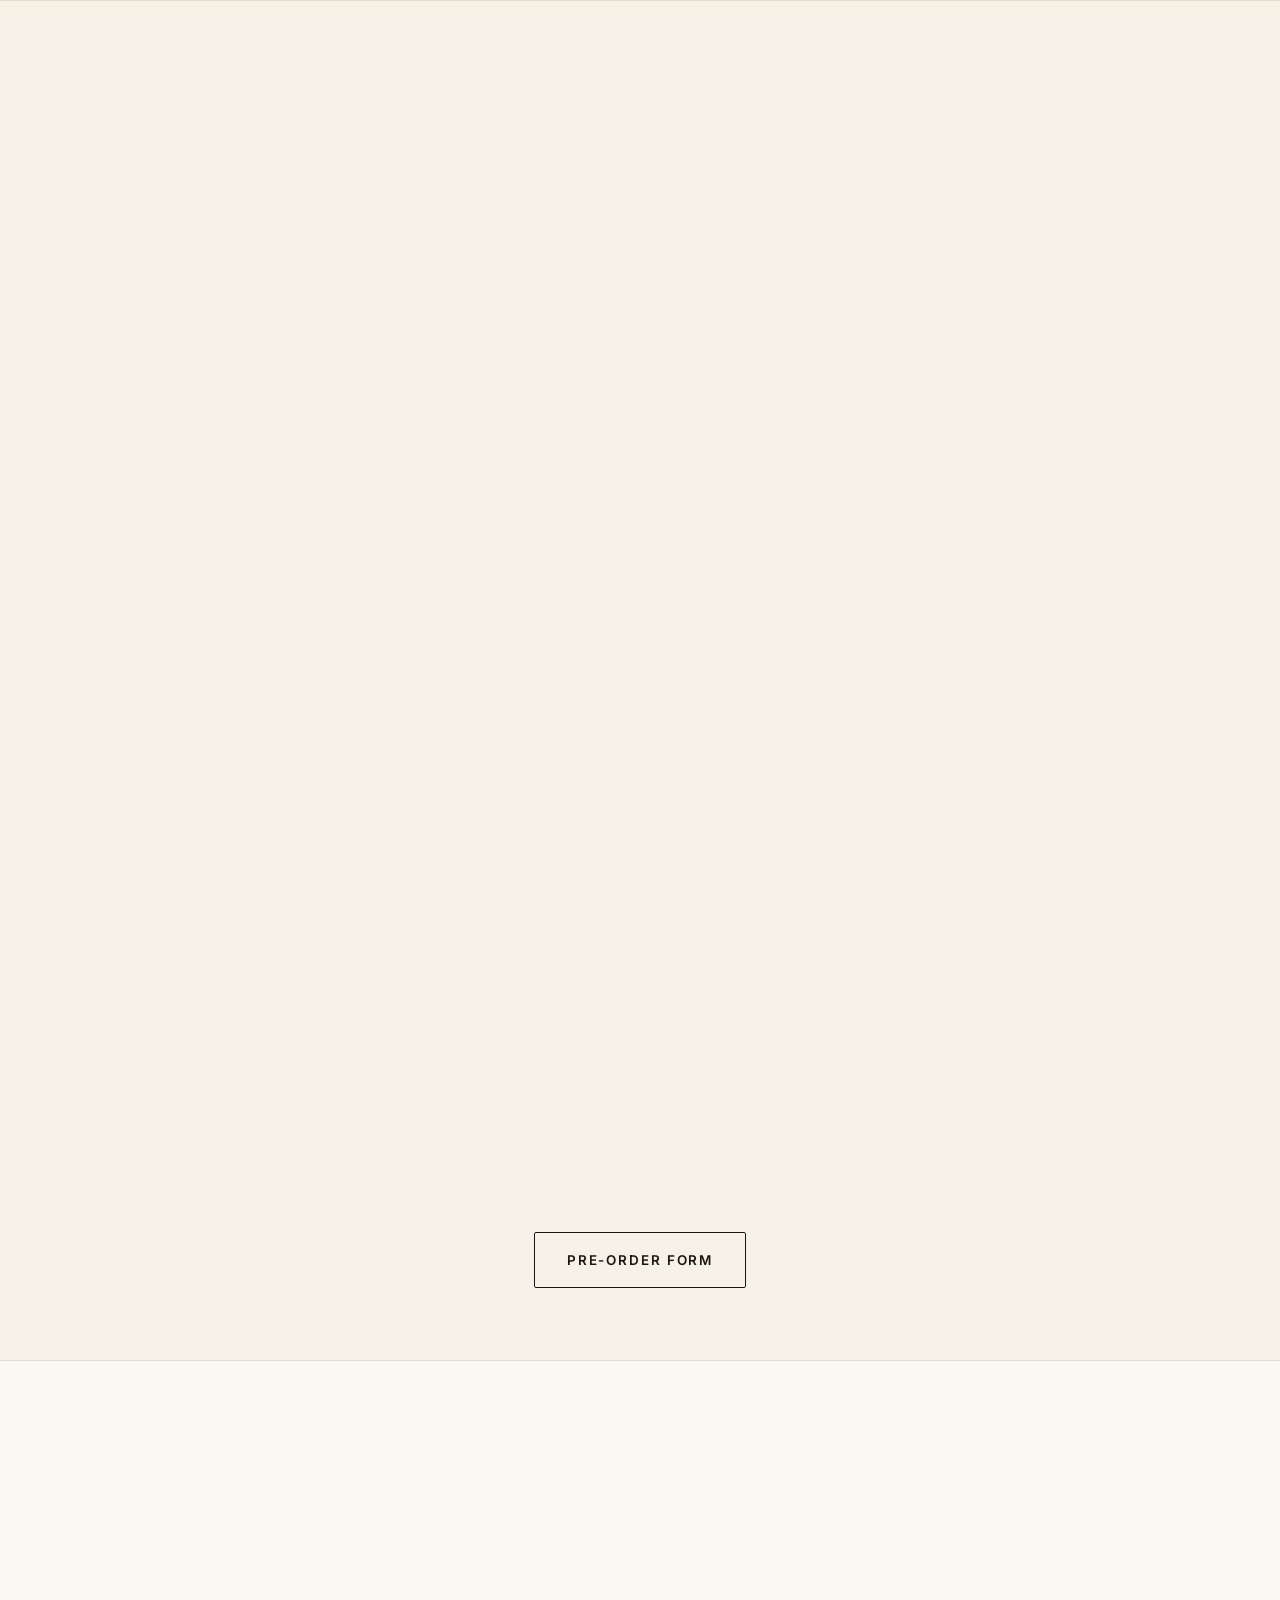
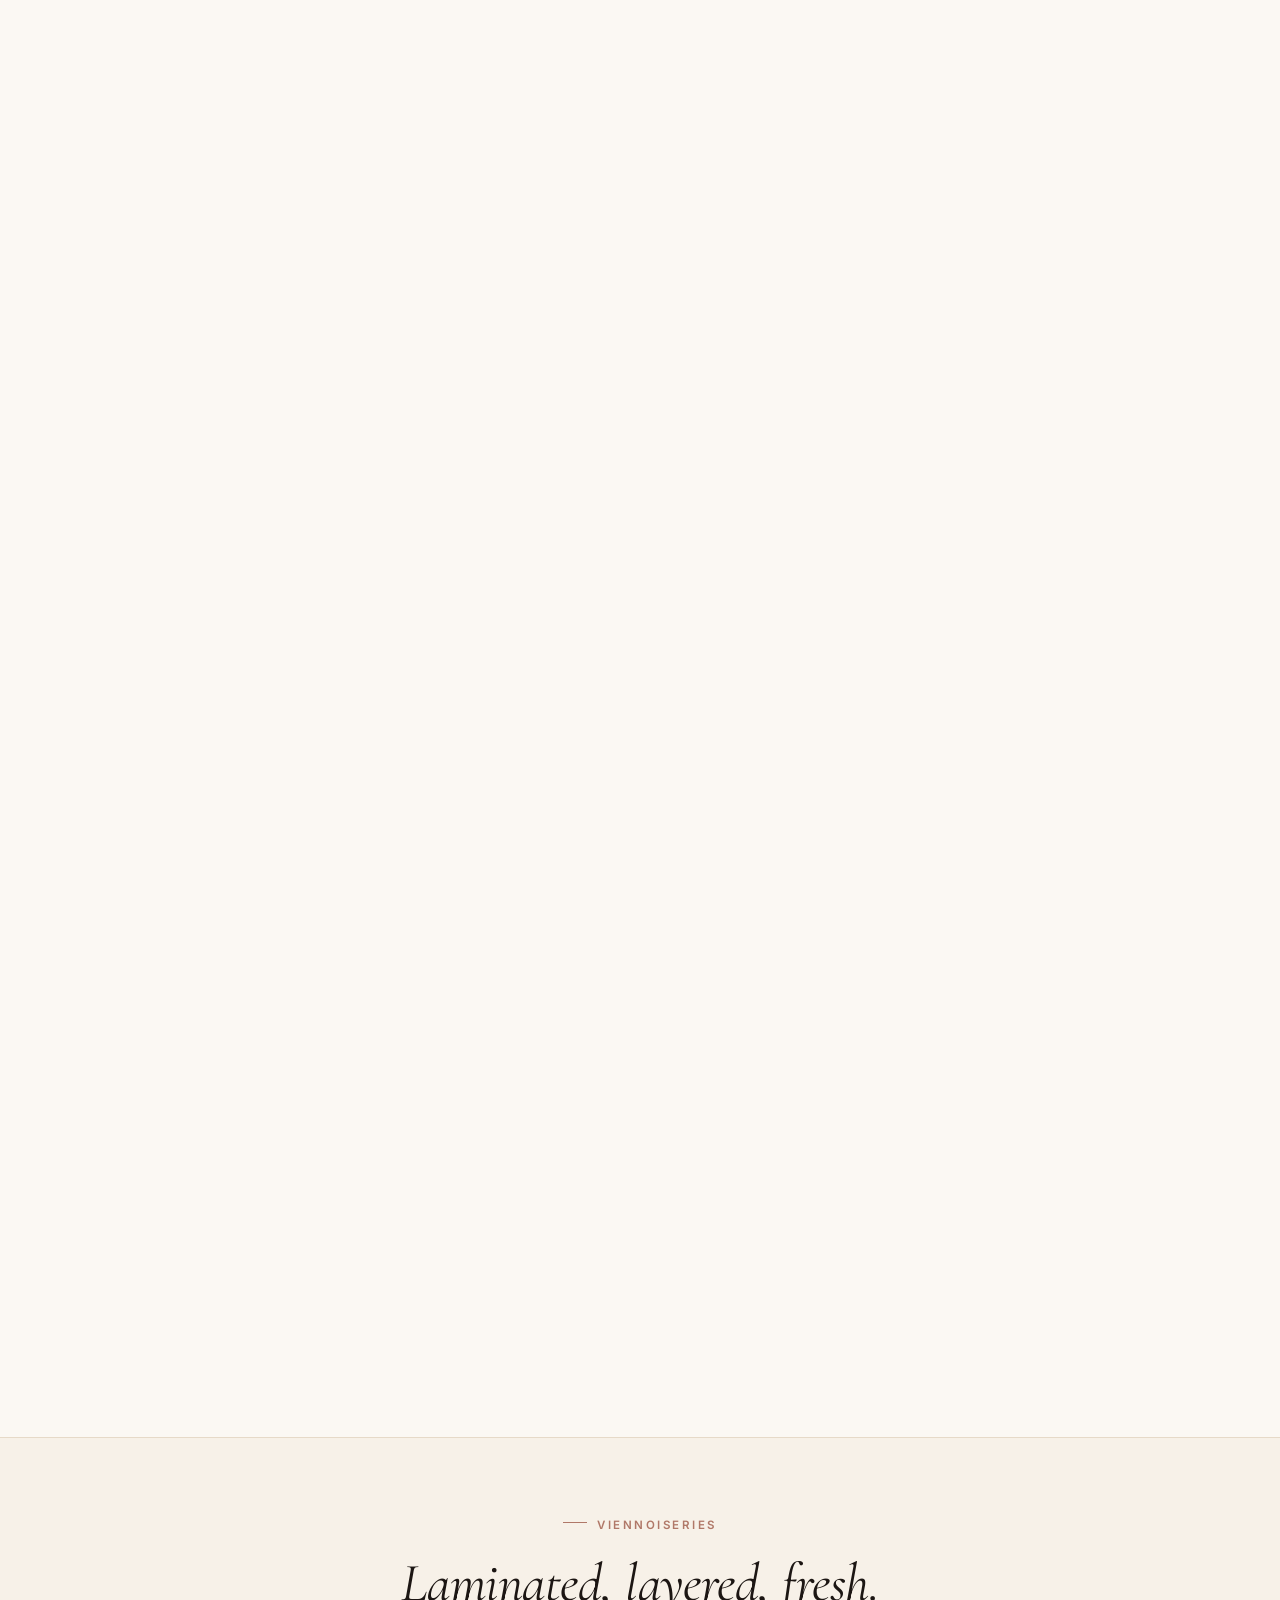
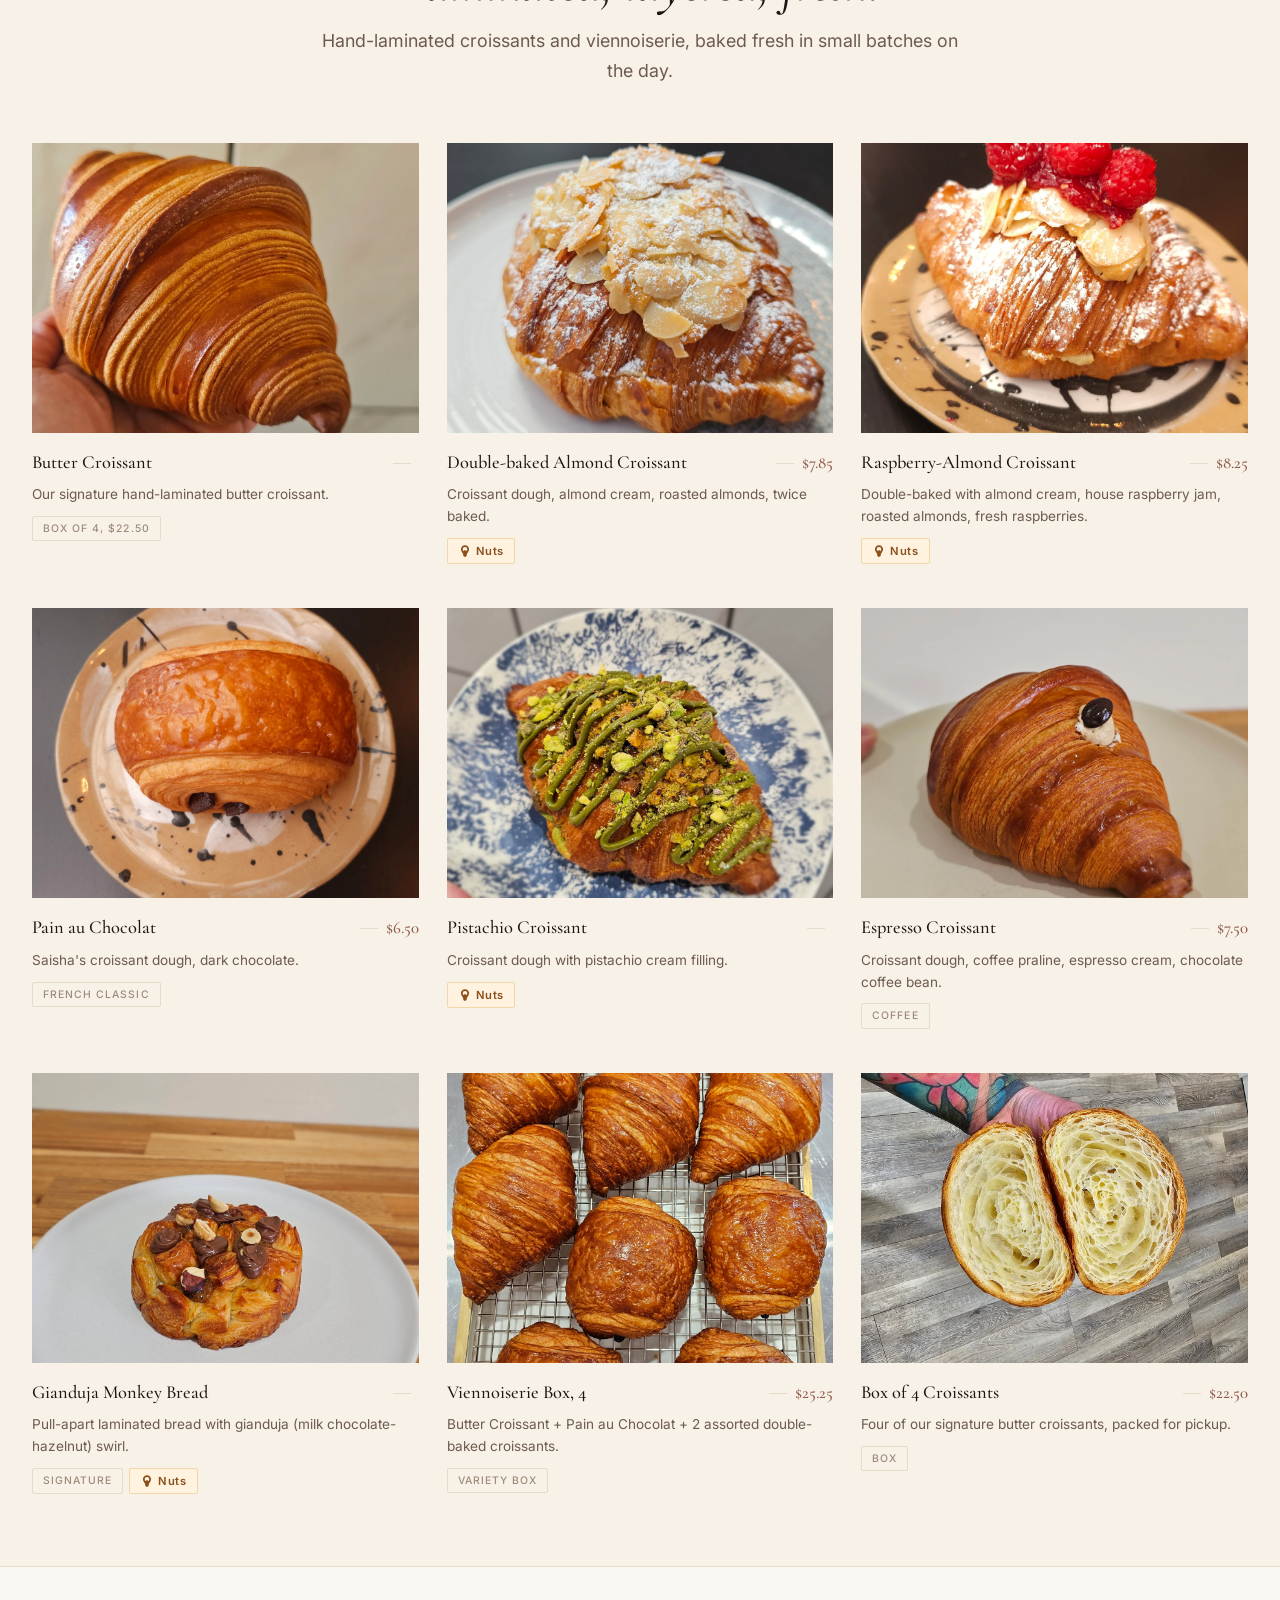
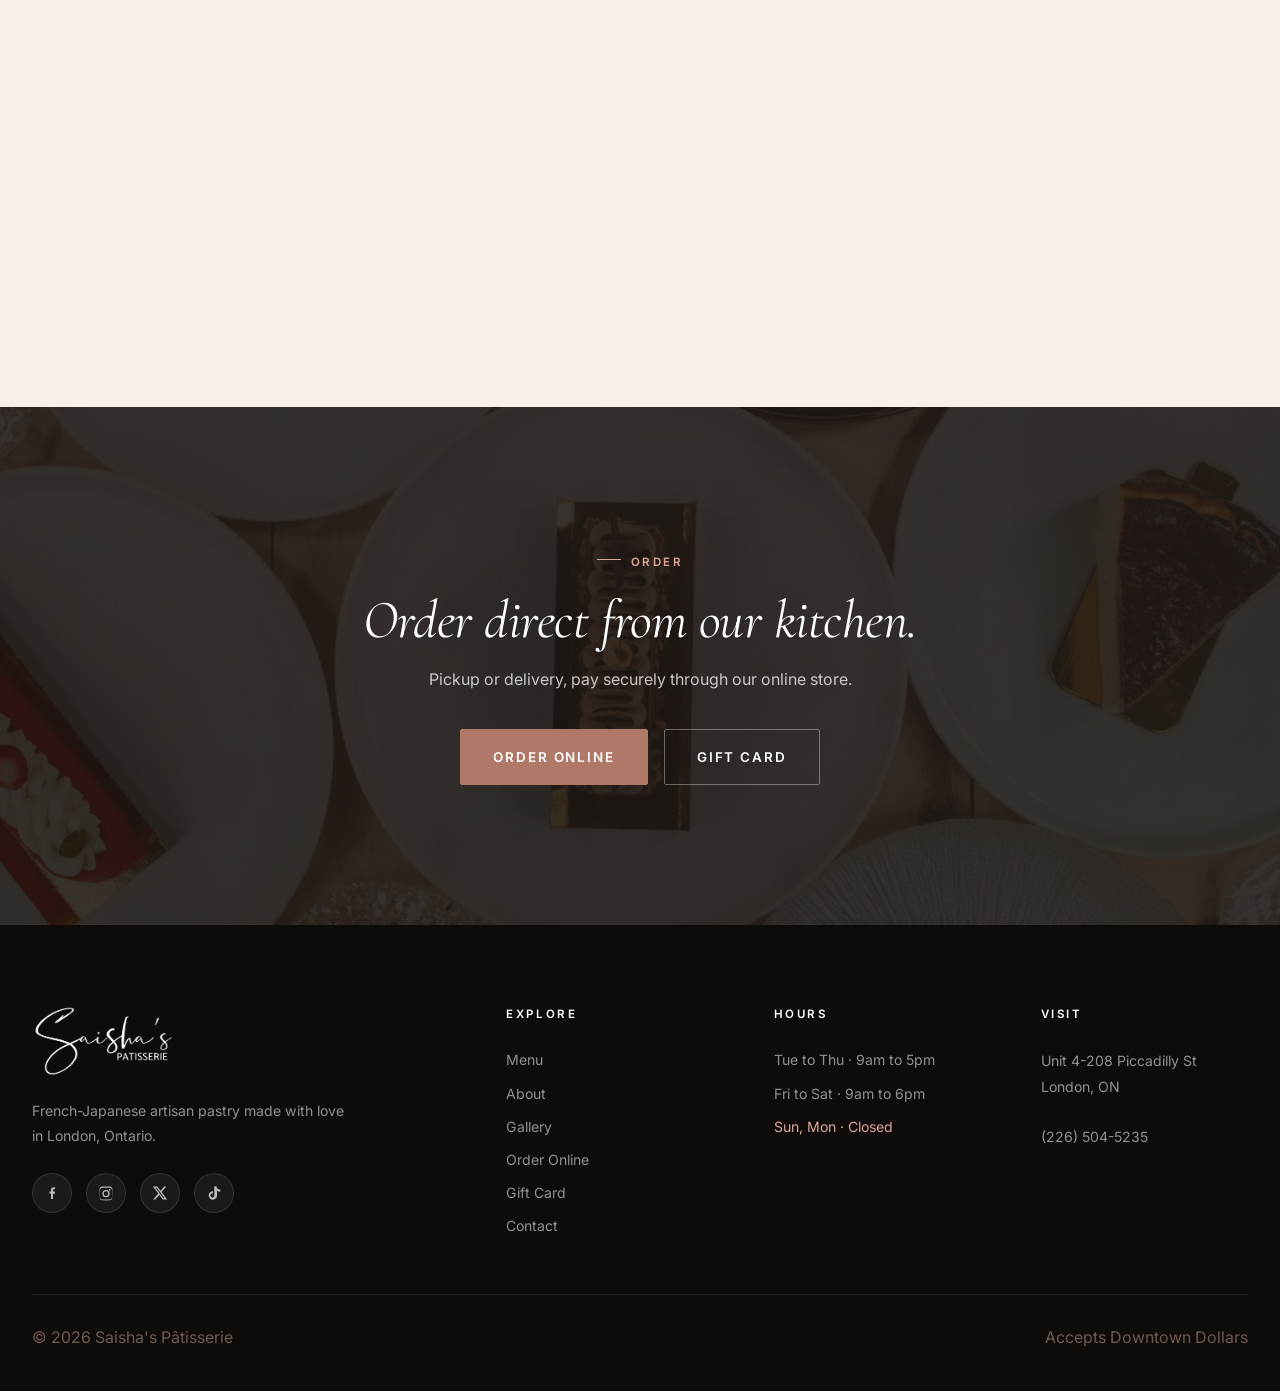
<file: menu.html>
<!DOCTYPE html>
<html lang="en">
<head>
 <meta charset="UTF-8">
 <meta name="viewport" content="width=device-width, initial-scale=1.0">
 <title>Menu, Saisha's Pâtisserie</title>
 <meta name="description" content="Individual cakes, whole cakes, pastries, viennoiseries, and seasonal chocolate, handcrafted fresh in London, Ontario.">
 <link rel="icon" type="image/png" href="images/logo/logo-transparent.png">
 <link rel="stylesheet" href="css/main.css">
 <link rel="stylesheet" href="css/components.css">
</head>
<body>

 <nav class="nav">
 <div class="wrap">
 <div class="nav-inner">
 <a href="index.html" class="nav-logo"><img src="images/logo/logo-dark.png" alt="Saisha's Pâtisserie"></a>
 <ul class="nav-links">
 <li><a href="index.html">Home</a></li>
 <li><a href="menu.html" class="active">Menu</a></li>
 <li><a href="about.html">About</a></li>
 <li><a href="gallery.html">Gallery</a></li>
 <li><a href="https://app.squareup.com/gift/MLR6V0DSDRDC0/order" target="_blank" rel="noopener">Gift Card</a></li>
 <li><a href="contact.html">Contact</a></li>
 <li><a href="audit.html" style="color: var(--gold);">Site Audit</a></li>
 <li><a href="#" class="btn btn-primary nav-cta">Order Online</a></li>
 </ul>
 <button class="nav-toggle" aria-label="Menu"><span></span><span></span><span></span></button>
 </div>
 </div>
 </nav>

 <header class="page-header">
 <div class="wrap">
 <div class="breadcrumb"><a href="index.html">Home</a><span class="breadcrumb-sep">/</span><span>Menu</span></div>
 <span class="eyebrow">Online Menu</span>
 <h1>The <em>Menu</em></h1>
 <p class="lead">Individual cakes, whole cakes, pastries, viennoiseries, and seasonal specials. Handcrafted daily.</p>
 </div>
 </header>

 <div class="menu-nav">
 <div class="wrap">
 <div class="menu-nav-inner">
 <button class="menu-tab active" data-target="all">All</button>
 <button class="menu-tab" data-target="individual-cakes">Individual Cakes</button>
 <button class="menu-tab" data-target="whole-cakes">Whole Cakes</button>
 <button class="menu-tab" data-target="pastries">Pastries</button>
 <button class="menu-tab" data-target="viennoiseries">Viennoiseries</button>
 <button class="menu-tab" data-target="easter">Easter Chocolate Buddies</button>
 <button class="menu-tab" data-target="drinks">Drinks &amp; Pantry</button>
 </div>
 </div>
 </div>

 <main>

 <!-- INDIVIDUAL CAKES -->
 <section class="menu-category" id="individual-cakes">
 <div class="wrap">
 <div class="menu-category-header fade-up">
 <span class="eyebrow">Individual Cakes</span>
 <h2>Every slice, a composition.</h2>
 <p class="lead">Multi-layered, precisely portioned. Each cake is a composed dessert from top to base.</p>
 </div>
 <div class="menu-grid fade-up">

 <article class="menu-item">
 <div class="menu-item-img"><img src="images/real/harmony.jpg" alt="Harmony"></div>
 <div class="menu-item-header"><h4>Harmony</h4><span class="price">$12.25</span></div>
 <p class="menu-item-desc">Madagascar vanilla mousse, passionfruit crémeux, strawberry jelly, whipped vanilla ganache montée.</p>
 <div class="menu-item-tags"><span class="menu-item-tag">Signature</span></div>
 </article>

 <article class="menu-item">
 <div class="menu-item-img"><img src="images/real/choco-hazelnut-raspberry-cake.webp" alt="Choco-Hazelnut Raspberry"></div>
 <div class="menu-item-header"><h4>Choco-Hazelnut Raspberry</h4><span class="price">$12.25</span></div>
 <p class="menu-item-desc">Chocolate cake, chocolate crémeux, raspberry jelly, milk chocolate mousse, hazelnut ganache.</p>
 <div class="menu-item-tags"><span class="allergen">Nuts</span></div>
 </article>

 <article class="menu-item">
 <div class="menu-item-img"><img src="images/real/basque-cheesecake.webp" alt="Basque Cheesecake"></div>
 <div class="menu-item-header"><h4>Basque Cheesecake</h4><span class="price">$9.00</span></div>
 <p class="menu-item-desc">Baked at high temperature for a caramelized top. Contains dairy, flour, eggs.</p>
 <div class="menu-item-tags"><span class="menu-item-tag">Fan Favourite</span></div>
 </article>

 <article class="menu-item">
 <div class="menu-item-img"><img src="images/real/tiramisu.webp" alt="Tiramisu"></div>
 <div class="menu-item-header"><h4>Tiramisu</h4><span class="price">$17.85</span></div>
 <p class="menu-item-desc">Lady fingers soaked in espresso syrup, mascarpone cream.</p>
 <div class="menu-item-tags"><span class="menu-item-tag">Signature</span></div>
 </article>

 <article class="menu-item">
 <div class="menu-item-img"><img src="images/real/lemon-yuzu-tart.webp" alt="Lemon-Yuzu Tart"></div>
 <div class="menu-item-header"><h4>Lemon-Yuzu Tart</h4><span class="price">$10.95</span></div>
 <p class="menu-item-desc">Pâte Sablée, lemon-yuzu cream, yuzu marmalade glaze.</p>
 <div class="menu-item-tags"><span class="menu-item-tag">Japanese Fusion</span></div>
 </article>

 <article class="menu-item">
 <div class="menu-item-img"><img src="images/real/choux-a-la-creme.webp" alt="Choux à la Crème"></div>
 <div class="menu-item-header"><h4>Choux à la Crème</h4><span class="price">$6.80</span></div>
 <p class="menu-item-desc">Choux pastry filled with whipped Madagascar vanilla cream.</p>
 <div class="menu-item-tags"><span class="menu-item-tag">French Classic</span></div>
 </article>

 <article class="menu-item">
 <div class="menu-item-img"><img src="images/real/black-sesame-choux.webp" alt="Black Sesame Choux"></div>
 <div class="menu-item-header"><h4>Black Sesame Choux</h4><span class="price">$7.25</span></div>
 <p class="menu-item-desc">Choux pastry with Japanese black sesame cream, topped with black sesame praline.</p>
 <div class="menu-item-tags"><span class="menu-item-tag">Japanese Fusion</span></div>
 </article>

 <article class="menu-item">
 <div class="menu-item-img"><img src="images/real/choco-hazelnut-tart.webp" alt="Choco-Hazelnut Tart"></div>
 <div class="menu-item-header"><h4>Choco-Hazelnut Tart</h4><span class="price">$13.70</span></div>
 <p class="menu-item-desc">Chocolate Pâte Sucrée, dark chocolate sponge, hazelnut praline, milk chocolate crémeux.</p>
 <div class="menu-item-tags"><span class="allergen">Nuts</span></div>
 </article>

 <article class="menu-item">
 <div class="menu-item-img"><img src="images/real/pistachio-strawberry-tart.webp" alt="Pistachio-Strawberry Tart"></div>
 <div class="menu-item-header"><h4>Pistachio-Strawberry Tart</h4><span class="price">$13.50</span></div>
 <p class="menu-item-desc">Pistachio kunafa, strawberry jam, fresh &amp; candied strawberries, pistachio cream.</p>
 <div class="menu-item-tags"><span class="allergen">Nuts</span></div>
 </article>

 <article class="menu-item">
 <div class="menu-item-img"><img src="images/real/mont-blanc.webp" alt="Mont Blanc"></div>
 <div class="menu-item-header"><h4>Mont Blanc</h4><span class="price">$13.65</span></div>
 <p class="menu-item-desc">Chestnut cream, chestnut-praline mousse, blackcurrant compote, chestnut sponge, chocolate glaze.</p>
 <div class="menu-item-tags"><span class="menu-item-tag">French Classic</span></div>
 </article>

 <article class="menu-item">
 <div class="menu-item-img"><img src="images/real/holiday.webp" alt="Holiday"></div>
 <div class="menu-item-header"><h4>Holiday</h4><span class="price">$12.30</span></div>
 <p class="menu-item-desc">Pistachio whipped ganache, mascarpone mousse, pistachio namelaka, milk chocolate cream, vanilla sponge.</p>
 <div class="menu-item-tags"><span class="menu-item-tag">Seasonal</span></div>
 </article>

 <article class="menu-item">
 <div class="menu-item-img"><img src="images/real/cafe.webp" alt="Café"></div>
 <div class="menu-item-header"><h4>Café</h4><span class="price">$15.00</span></div>
 <p class="menu-item-desc">Chocolate sponge, dark chocolate-coffee crémeux, coffee praline, Valrhona Tropilia chocolate mousse.</p>
 <div class="menu-item-tags"><span class="menu-item-tag">For Coffee Lovers</span></div>
 </article>

 <article class="menu-item">
 <div class="menu-item-img"><img src="images/real/pleincoeur.webp" alt="Pleincoeur"></div>
 <div class="menu-item-header"><h4>Pleincoeur</h4><span class="price">$24.45</span></div>
 <p class="menu-item-desc">"With All My Heart", hazelnut chocolate mousse, vanilla salted caramel, hazelnut praline, hazelnut sponge.</p>
 <div class="menu-item-tags"><span class="menu-item-tag">Premium</span><span class="allergen">Nuts</span></div>
 </article>

 <article class="menu-item">
 <div class="menu-item-img"><img src="images/real/paradise.webp" alt="Paradise"></div>
 <div class="menu-item-header"><h4>Paradise</h4><span class="price"> </span></div>
 <p class="menu-item-desc">A tropical composition, see in-store for current preparation.</p>
 <div class="menu-item-tags"><span class="menu-item-tag">Signature</span></div>
 </article>

 <article class="menu-item">
 <div class="menu-item-img"><img src="images/real/grand-cru-noir.webp" alt="Grand Cru Noir"></div>
 <div class="menu-item-header"><h4>Grand Cru Noir</h4><span class="price"> </span></div>
 <p class="menu-item-desc">Our darkest chocolate cake, Valrhona Grand Cru chocolates.</p>
 <div class="menu-item-tags"><span class="menu-item-tag">Chocolate</span></div>
 </article>

 </div>
 </div>
 </section>

 <!-- WHOLE CAKES -->
 <section class="menu-category" id="whole-cakes" style="background: var(--cream);">
 <div class="wrap">
 <div class="menu-category-header fade-up">
 <span class="eyebrow">Whole Cakes</span>
 <h2>For gatherings &amp; celebrations.</h2>
 <p class="lead">Pre-order required, 48 to 72 hours notice. Packaged in our signature branded boxes.</p>
 </div>
 <div class="menu-grid fade-up">

 <article class="menu-item">
 <div class="menu-item-img"><img src="images/real/whole-cake-basque-cheesecake.webp" alt="Whole Basque Cheesecake"></div>
 <div class="menu-item-header"><h4>Whole Basque Cheesecake</h4><span class="price">$60.00</span></div>
 <p class="menu-item-desc">Our signature cheesecake in full size. Caramelized top, silky centre. Serves 8 to 10.</p>
 <div class="menu-item-tags"><span class="menu-item-tag">Pre-order</span></div>
 </article>

 <article class="menu-item">
 <div class="menu-item-img"><img src="images/real/whole-cake-harmony.webp" alt="Whole Harmony Cake"></div>
 <div class="menu-item-header"><h4>Whole Harmony</h4><span class="price"> </span></div>
 <p class="menu-item-desc">Full-size Harmony, vanilla mousse, passionfruit crémeux, strawberry jelly.</p>
 <div class="menu-item-tags"><span class="menu-item-tag">Pre-order</span></div>
 </article>

 <article class="menu-item">
 <div class="menu-item-img"><img src="images/real/whole-cake-choco-hazelnut-raspberry.webp" alt="Whole Choco-Hazelnut Raspberry"></div>
 <div class="menu-item-header"><h4>Whole Choco-Hazelnut Raspberry</h4><span class="price"> </span></div>
 <p class="menu-item-desc">Full-size chocolate, raspberry, and hazelnut layered cake. Contains nuts.</p>
 <div class="menu-item-tags"><span class="menu-item-tag">Pre-order</span><span class="allergen">Nuts</span></div>
 </article>

 <article class="menu-item">
 <div class="menu-item-img"><img src="images/real/whole-cake-strawberry-vanilla.webp" alt="Whole Strawberry-Vanilla Cake"></div>
 <div class="menu-item-header"><h4>Strawberry-Vanilla (Whole)</h4><span class="price"> </span></div>
 <p class="menu-item-desc">Vanilla chiffon, strawberry compote, whipped vanilla ganache. Full size.</p>
 <div class="menu-item-tags"><span class="menu-item-tag">Pre-order</span></div>
 </article>

 <article class="menu-item">
 <div class="menu-item-img"><img src="images/real/whole-cake-holiday.webp" alt="Whole Holiday Cake"></div>
 <div class="menu-item-header"><h4>Holiday (Whole)</h4><span class="price"> </span></div>
 <p class="menu-item-desc">Full-size version of our seasonal pistachio-mascarpone holiday cake.</p>
 <div class="menu-item-tags"><span class="menu-item-tag">Seasonal</span><span class="menu-item-tag">Pre-order</span></div>
 </article>

 </div>
 <div style="text-align:center; margin-top: 40px;">
 <a href="order.html#preorder" class="btn btn-ghost">Pre-order Form</a>
 </div>
 </div>
 </section>

 <!-- PASTRIES -->
 <section class="menu-category" id="pastries">
 <div class="wrap">
 <div class="menu-category-header fade-up">
 <span class="eyebrow">Pastries</span>
 <h2>Small bites, patient technique.</h2>
 <p class="lead">Cookies, boxes, and petite treats, portable, giftable, perfect with coffee.</p>
 </div>
 <div class="menu-grid fade-up">

 <article class="menu-item">
 <div class="menu-item-img"><img src="images/real/assorted-pastries.webp" alt="4 Assorted Pastries"></div>
 <div class="menu-item-header"><h4>4 Assorted Pastries</h4><span class="price">$12.00</span></div>
 <p class="menu-item-desc">Choose 4: black sesame financier, banana-pecan cake, lemon cake, earl grey madeleine.</p>
 <div class="menu-item-tags"><span class="menu-item-tag">Mix &amp; Match</span></div>
 </article>

 <article class="menu-item">
 <div class="menu-item-img"><img src="images/real/valrhona-cookie-single.webp" alt="Valrhona Chocolate Cookie"></div>
 <div class="menu-item-header"><h4>Valrhona Chocolate Cookie</h4><span class="price">$7.50</span></div>
 <p class="menu-item-desc">Valrhona Tropilia 70%, Komunto 80%, Illanka 63%. Speckled with Maldon salt.</p>
 <div class="menu-item-tags"><span class="menu-item-tag">Premium</span></div>
 </article>

 <article class="menu-item">
 <div class="menu-item-img"><img src="images/real/dubai-chocolate-cookie.webp" alt="Dubai Chocolate Cookie"></div>
 <div class="menu-item-header"><h4>Dubai Chocolate Cookie</h4><span class="price">$7.15</span></div>
 <p class="menu-item-desc">Rich, decadent cookie infused with chocolate.</p>
 <div class="menu-item-tags"><span class="menu-item-tag">Trending</span></div>
 </article>

 <article class="menu-item">
 <div class="menu-item-img"><img src="images/real/valrhona-cookie-box-5.webp" alt="Valrhona Cookie Box, 5"></div>
 <div class="menu-item-header"><h4>Valrhona Cookie Box (5)</h4><span class="price">$32.50</span></div>
 <p class="menu-item-desc">Five individually-packed Valrhona chocolate cookies in a ribboned gift box.</p>
 <div class="menu-item-tags"><span class="menu-item-tag">Gift Box</span></div>
 </article>

 <article class="menu-item">
 <div class="menu-item-img"><img src="images/real/chocolate-cookie-box.webp" alt="Chocolate Cookie Box, 6"></div>
 <div class="menu-item-header"><h4>Chocolate Cookie Box (6)</h4><span class="price">$28.00</span></div>
 <p class="menu-item-desc">Six chocolate chip cookies with Maldon salt.</p>
 <div class="menu-item-tags"><span class="menu-item-tag">Gift Box</span></div>
 </article>

 <article class="menu-item">
 <div class="menu-item-img"><img src="images/real/valrhona-macaron-box.webp" alt="Valrhona Illanka Grand Cru Macaron Box"></div>
 <div class="menu-item-header"><h4>Valrhona Illanka Macaron Box</h4><span class="price"> </span></div>
 <p class="menu-item-desc">Grand Cru macaron box, Valrhona Illanka 63% chocolate, French technique.</p>
 <div class="menu-item-tags"><span class="menu-item-tag">Premium</span><span class="menu-item-tag">Gift Box</span></div>
 </article>

 <article class="menu-item">
 <div class="menu-item-img"><img src="images/real/candied-pistachios.webp" alt="Candied Pistachios"></div>
 <div class="menu-item-header"><h4>Candied Pistachios</h4><span class="price">$4.00</span></div>
 <p class="menu-item-desc">Crunchy pistachios in a sweet candied coating.</p>
 <div class="menu-item-tags"><span class="allergen">Nuts</span></div>
 </article>

 </div>
 </div>
 </section>

 <!-- VIENNOISERIES -->
 <section class="menu-category" id="viennoiseries" style="background: var(--cream);">
 <div class="wrap">
 <div class="menu-category-header fade-up">
 <span class="eyebrow">Viennoiseries</span>
 <h2>Laminated, layered, fresh.</h2>
 <p class="lead">Hand-laminated croissants and viennoiserie, baked fresh in small batches on the day.</p>
 </div>
 <div class="menu-grid fade-up">

 <article class="menu-item">
 <div class="menu-item-img"><img src="images/real/butter-croissant.webp" alt="Butter Croissant"></div>
 <div class="menu-item-header"><h4>Butter Croissant</h4><span class="price"> </span></div>
 <p class="menu-item-desc">Our signature hand-laminated butter croissant.</p>
 <div class="menu-item-tags"><span class="menu-item-tag">Box of 4, $22.50</span></div>
 </article>

 <article class="menu-item">
 <div class="menu-item-img"><img src="images/real/almond-croissant.webp" alt="Double-baked Almond Croissant"></div>
 <div class="menu-item-header"><h4>Double-baked Almond Croissant</h4><span class="price">$7.85</span></div>
 <p class="menu-item-desc">Croissant dough, almond cream, roasted almonds, twice baked.</p>
 <div class="menu-item-tags"><span class="allergen">Nuts</span></div>
 </article>

 <article class="menu-item">
 <div class="menu-item-img"><img src="images/real/raspberry-almond-croissant.webp" alt="Double-baked Raspberry-Almond Croissant"></div>
 <div class="menu-item-header"><h4>Raspberry-Almond Croissant</h4><span class="price">$8.25</span></div>
 <p class="menu-item-desc">Double-baked with almond cream, house raspberry jam, roasted almonds, fresh raspberries.</p>
 <div class="menu-item-tags"><span class="allergen">Nuts</span></div>
 </article>

 <article class="menu-item">
 <div class="menu-item-img"><img src="images/real/pain-au-chocolat.webp" alt="Pain au Chocolat"></div>
 <div class="menu-item-header"><h4>Pain au Chocolat</h4><span class="price">$6.50</span></div>
 <p class="menu-item-desc">Saisha's croissant dough, dark chocolate.</p>
 <div class="menu-item-tags"><span class="menu-item-tag">French Classic</span></div>
 </article>

 <article class="menu-item">
 <div class="menu-item-img"><img src="images/real/pistachio-croissant.webp" alt="Pistachio Croissant"></div>
 <div class="menu-item-header"><h4>Pistachio Croissant</h4><span class="price"> </span></div>
 <p class="menu-item-desc">Croissant dough with pistachio cream filling.</p>
 <div class="menu-item-tags"><span class="allergen">Nuts</span></div>
 </article>

 <article class="menu-item">
 <div class="menu-item-img"><img src="images/real/espresso-croissant.webp" alt="Espresso Croissant"></div>
 <div class="menu-item-header"><h4>Espresso Croissant</h4><span class="price">$7.50</span></div>
 <p class="menu-item-desc">Croissant dough, coffee praline, espresso cream, chocolate coffee bean.</p>
 <div class="menu-item-tags"><span class="menu-item-tag">Coffee</span></div>
 </article>

 <article class="menu-item">
 <div class="menu-item-img"><img src="images/real/gianduja-monkey-bread.webp" alt="Gianduja Monkey Bread"></div>
 <div class="menu-item-header"><h4>Gianduja Monkey Bread</h4><span class="price"> </span></div>
 <p class="menu-item-desc">Pull-apart laminated bread with gianduja (milk chocolate-hazelnut) swirl.</p>
 <div class="menu-item-tags"><span class="menu-item-tag">Signature</span><span class="allergen">Nuts</span></div>
 </article>

 <article class="menu-item">
 <div class="menu-item-img"><img src="images/real/croissant-pain-au-chocolat.webp" alt="Box of 4: Croissant + Pain au Chocolat"></div>
 <div class="menu-item-header"><h4>Viennoiserie Box, 4</h4><span class="price">$25.25</span></div>
 <p class="menu-item-desc">Butter Croissant + Pain au Chocolat + 2 assorted double-baked croissants.</p>
 <div class="menu-item-tags"><span class="menu-item-tag">Variety Box</span></div>
 </article>

 <article class="menu-item">
 <div class="menu-item-img"><img src="images/real/butter-croissant-2.webp" alt="Butter Croissants"></div>
 <div class="menu-item-header"><h4>Box of 4 Croissants</h4><span class="price">$22.50</span></div>
 <p class="menu-item-desc">Four of our signature butter croissants, packed for pickup.</p>
 <div class="menu-item-tags"><span class="menu-item-tag">Box</span></div>
 </article>

 </div>
 </div>
 </section>

 <!-- EASTER CHOCOLATE BUDDIES -->
 <section class="menu-category" id="easter">
 <div class="wrap">
 <div class="menu-category-header fade-up">
 <span class="eyebrow">Easter Chocolate Buddies</span>
 <h2>Seasonal chocolate, made by hand.</h2>
 <p class="lead">Hollow milk chocolate figures, filled with homemade hazelnut praline crunch. Seasonal, while supplies last.</p>
 </div>
 <div class="menu-grid fade-up">

 <article class="menu-item">
 <div class="menu-item-img"><img src="images/real/chocolate-bear.webp" alt="Chocolate Bear"></div>
 <div class="menu-item-header"><h4>Chocolate Bear</h4><span class="price">$50.00</span></div>
 <p class="menu-item-desc">Milk chocolate bear filled with homemade hazelnut praline crunch.</p>
 <div class="menu-item-tags"><span class="menu-item-tag">Seasonal</span><span class="allergen">Nuts</span></div>
 </article>

 <article class="menu-item">
 <div class="menu-item-img"><img src="images/real/easter-bunny.webp" alt="Easter Bunny"></div>
 <div class="menu-item-header"><h4>Easter Bunny</h4><span class="price"> </span></div>
 <p class="menu-item-desc">Hand-crafted milk chocolate bunny with praline filling.</p>
 <div class="menu-item-tags"><span class="menu-item-tag">Seasonal</span><span class="allergen">Nuts</span></div>
 </article>

 <article class="menu-item">
 <div class="menu-item-img"><img src="images/real/easter-duckling.webp" alt="Easter Duckling"></div>
 <div class="menu-item-header"><h4>Easter Duckling</h4><span class="price"> </span></div>
 <p class="menu-item-desc">Hand-crafted milk chocolate duckling with praline filling.</p>
 <div class="menu-item-tags"><span class="menu-item-tag">Seasonal</span><span class="allergen">Nuts</span></div>
 </article>

 </div>
 </div>
 </section>

 <!-- DRINKS & PANTRY -->
 <section class="menu-category" id="drinks" style="background: var(--cream);">
 <div class="wrap">
 <div class="menu-category-header fade-up">
 <span class="eyebrow">Drinks &amp; Pantry</span>
 <h2>Coffee, olive oil, and take-home staples.</h2>
 <p class="lead">Ethica coffee beans, premium pantry items, the ingredients we love enough to share.</p>
 </div>
 <div class="menu-grid fade-up">

 <article class="menu-item">
 <div class="menu-item-img"><img src="images/real/ethica-espresso.webp" alt="Ethica Espresso"></div>
 <div class="menu-item-header"><h4>Ethica Espresso</h4><span class="price">$25.00</span></div>
 <p class="menu-item-desc">Notes: chocolate, hazelnut, stone fruits.</p>
 <div class="menu-item-tags"><span class="menu-item-tag">Beans</span></div>
 </article>

 <article class="menu-item">
 <div class="menu-item-img"><img src="images/real/ethica-kintamani.webp" alt="Ethica Kintamani"></div>
 <div class="menu-item-header"><h4>Ethica Kintamani</h4><span class="price"> </span></div>
 <p class="menu-item-desc">Single-origin coffee beans, Balinese Kintamani region.</p>
 <div class="menu-item-tags"><span class="menu-item-tag">Single Origin</span></div>
 </article>

 <article class="menu-item">
 <div class="menu-item-img"><img src="images/real/ethica-vintage.webp" alt="Ethica Vintage"></div>
 <div class="menu-item-header"><h4>Ethica Vintage</h4><span class="price"> </span></div>
 <p class="menu-item-desc">Aged vintage blend from Ethica Coffee.</p>
 <div class="menu-item-tags"><span class="menu-item-tag">Beans</span></div>
 </article>

 <article class="menu-item">
 <div class="menu-item-img"><img src="images/real/frantoia-olive-oil.webp" alt="Frantoia Extra Virgin Olive Oil"></div>
 <div class="menu-item-header"><h4>Frantoia Olive Oil</h4><span class="price"> </span></div>
 <p class="menu-item-desc">Extra virgin olive oil from Sicily, the one we use in the kitchen.</p>
 <div class="menu-item-tags"><span class="menu-item-tag">Pantry</span></div>
 </article>

 </div>
 </div>
 </section>

 </main>

 <!-- ORDER CTA (first-party emphasis) -->
 <section class="cta-banner">
 <div class="wrap-narrow">
 <span class="eyebrow">Order</span>
 <h2>Order direct from our kitchen.</h2>
 <p>Pickup or delivery, pay securely through our online store.</p>
 <div class="cta-banner-actions">
 <a href="#" class="btn btn-primary" style="background:var(--rose); border-color:var(--rose);">Order Online</a>
 <a href="https://app.squareup.com/gift/MLR6V0DSDRDC0/order" target="_blank" rel="noopener" class="btn btn-outline-light">Gift Card</a>
 </div>
 </div>
 </section>

 <footer class="footer">
 <div class="wrap">
 <div class="footer-grid">
 <div class="footer-brand">
 <a href="index.html"><img src="images/logo/logo-transparent.png" alt="Saisha's Pâtisserie"></a>
 <p>French-Japanese artisan pastry made with love in London, Ontario.</p>
 <div class="footer-social">
 <a href="https://www.facebook.com/saisha.patisserie/" target="_blank" aria-label="Facebook"><svg viewBox="0 0 24 24" xmlns="http://www.w3.org/2000/svg"><path d="M13.5 21v-8h2.7l.4-3.1h-3.1v-2c0-.9.25-1.5 1.5-1.5h1.6V3.6c-.3 0-1.2-.1-2.3-.1-2.3 0-3.8 1.4-3.8 3.9v2.2H8v3.1h2.5V21h3z"/></svg></a>
 <a href="https://www.instagram.com/saisha.patisserie/" target="_blank" aria-label="Instagram"><svg viewBox="0 0 24 24" xmlns="http://www.w3.org/2000/svg"><path d="M12 2.2c3.2 0 3.6 0 4.8.07 1.2.05 1.8.24 2.2.4.6.2 1 .5 1.4.9s.7.8.9 1.4c.17.5.36 1.1.4 2.2.07 1.2.07 1.6.07 4.8s0 3.6-.07 4.8c-.04 1.2-.23 1.8-.4 2.2-.2.6-.5 1-.9 1.4s-.8.7-1.4.9c-.5.17-1.1.36-2.2.4-1.2.07-1.6.07-4.8.07s-3.6 0-4.8-.07c-1.1-.04-1.7-.23-2.2-.4-.6-.2-1-.5-1.4-.9s-.7-.8-.9-1.4c-.17-.5-.36-1.1-.4-2.2C2.2 15.6 2.2 15.2 2.2 12s0-3.6.07-4.8c.04-1.1.23-1.7.4-2.2.2-.6.5-1 .9-1.4s.8-.7 1.4-.9c.5-.17 1.1-.36 2.2-.4C8.4 2.2 8.8 2.2 12 2.2zm0 1.98c-3.1 0-3.5 0-4.7.07-1.1.05-1.7.23-2.1.4-.5.2-.9.5-1.3.9s-.7.8-.9 1.3c-.17.4-.35 1-.4 2.1-.07 1.2-.07 1.6-.07 4.7s0 3.5.07 4.7c.05 1.1.23 1.7.4 2.1.2.5.5.9.9 1.3s.8.7 1.3.9c.4.17 1 .35 2.1.4 1.2.07 1.6.07 4.7.07s3.5 0 4.7-.07c1.1-.05 1.7-.23 2.1-.4.5-.2.9-.5 1.3-.9s.7-.8.9-1.3c.17-.4.35-1 .4-2.1.07-1.2.07-1.6.07-4.7s0-3.5-.07-4.7c-.05-1.1-.23-1.7-.4-2.1-.2-.5-.5-.9-.9-1.3s-.8-.7-1.3-.9c-.4-.17-1-.35-2.1-.4-1.2-.07-1.6-.07-4.7-.07zm0 3.4a5.4 5.4 0 1 1 0 10.8 5.4 5.4 0 0 1 0-10.8zm0 1.98a3.42 3.42 0 1 0 0 6.84 3.42 3.42 0 0 0 0-6.84zm6.85-2.2a1.27 1.27 0 1 1-2.54 0 1.27 1.27 0 0 1 2.54 0z"/></svg></a>
 <a href="https://x.com/saishas_pastry" target="_blank" aria-label="X"><svg viewBox="0 0 24 24" xmlns="http://www.w3.org/2000/svg"><path d="M18.244 2.25h3.308l-7.227 8.26 8.502 11.24H16.17l-5.214-6.817L4.99 21.75H1.68l7.73-8.835L1.254 2.25H8.08l4.713 6.231zm-1.161 17.52h1.833L7.084 4.126H5.117z"/></svg></a>
 <a href="https://www.tiktok.com/discover/saisha-patisserie" target="_blank" aria-label="TikTok"><svg viewBox="0 0 24 24" xmlns="http://www.w3.org/2000/svg"><path d="M19.59 6.69a4.83 4.83 0 0 1-3.77-4.25V2h-3.45v13.67a2.89 2.89 0 0 1-5.2 1.74 2.89 2.89 0 0 1 2.31-4.64 2.93 2.93 0 0 1 .88.13V9.4a6.84 6.84 0 0 0-1-.05A6.33 6.33 0 0 0 5.8 20.1a6.34 6.34 0 0 0 10.86-4.43v-7a8.16 8.16 0 0 0 4.77 1.52v-3.4a4.85 4.85 0 0 1-1-.1z"/></svg></a>
 </div>
 </div>
 <div class="footer-col"><h5>Explore</h5><ul>
 <li><a href="menu.html">Menu</a></li><li><a href="about.html">About</a></li>
 <li><a href="gallery.html">Gallery</a></li><li><a href="#">Order Online</a></li>
 <li><a href="https://app.squareup.com/gift/MLR6V0DSDRDC0/order" target="_blank">Gift Card</a></li>
 <li><a href="contact.html">Contact</a></li>
 </ul></div>
 <div class="footer-col"><h5>Hours</h5><ul>
 <li>Tue to Thu · 9am to 5pm</li><li>Fri to Sat · 9am to 6pm</li>
 <li style="color: var(--rose-soft);">Sun, Mon · Closed</li>
 </ul></div>
 <div class="footer-col"><h5>Visit</h5><address>
 Unit 4-208 Piccadilly St<br>London, ON<br><br>
 <a href="tel:+12265045235">(226) 504-5235</a>
 </address></div>
 </div>
 <div class="footer-bottom"><p>© 2026 Saisha's Pâtisserie</p><p>Accepts Downtown Dollars</p></div>
 </div>
 </footer>

 <script src="js/main.js"></script>
</body>
</html>
</file>
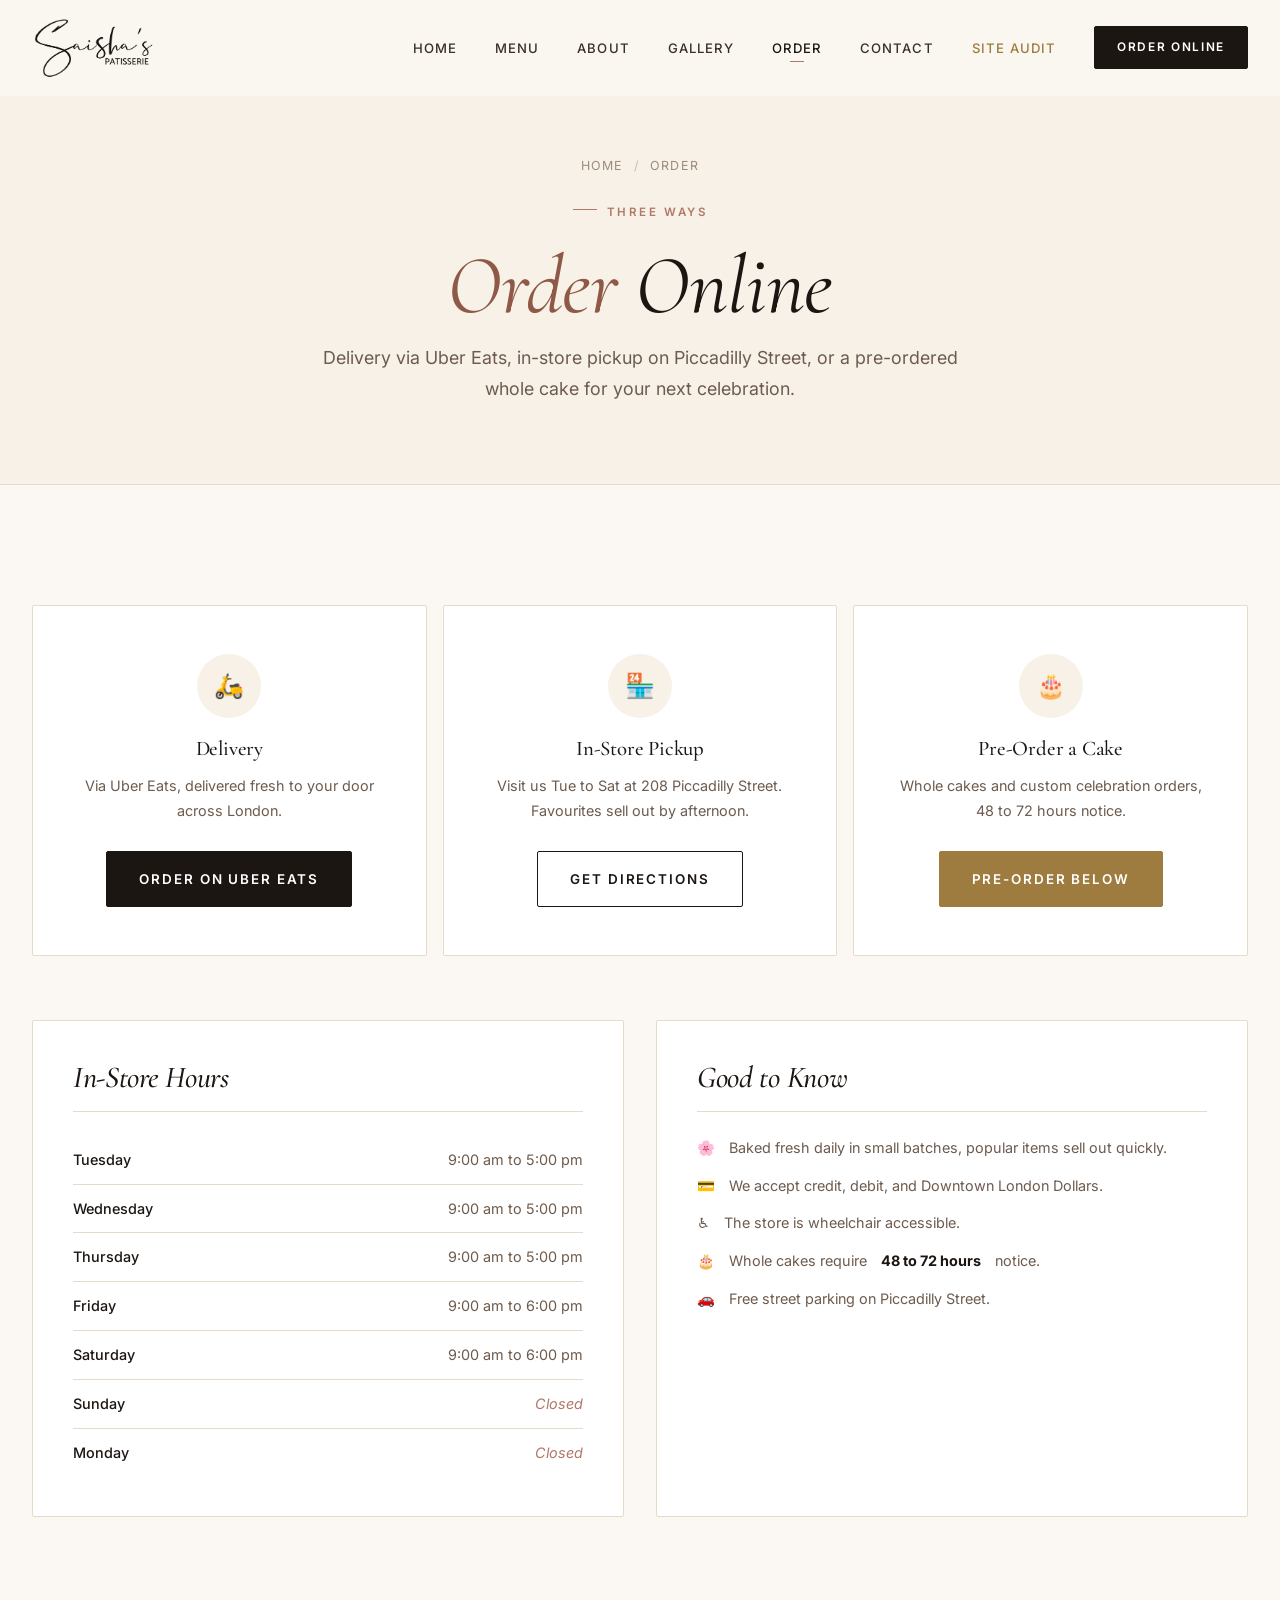
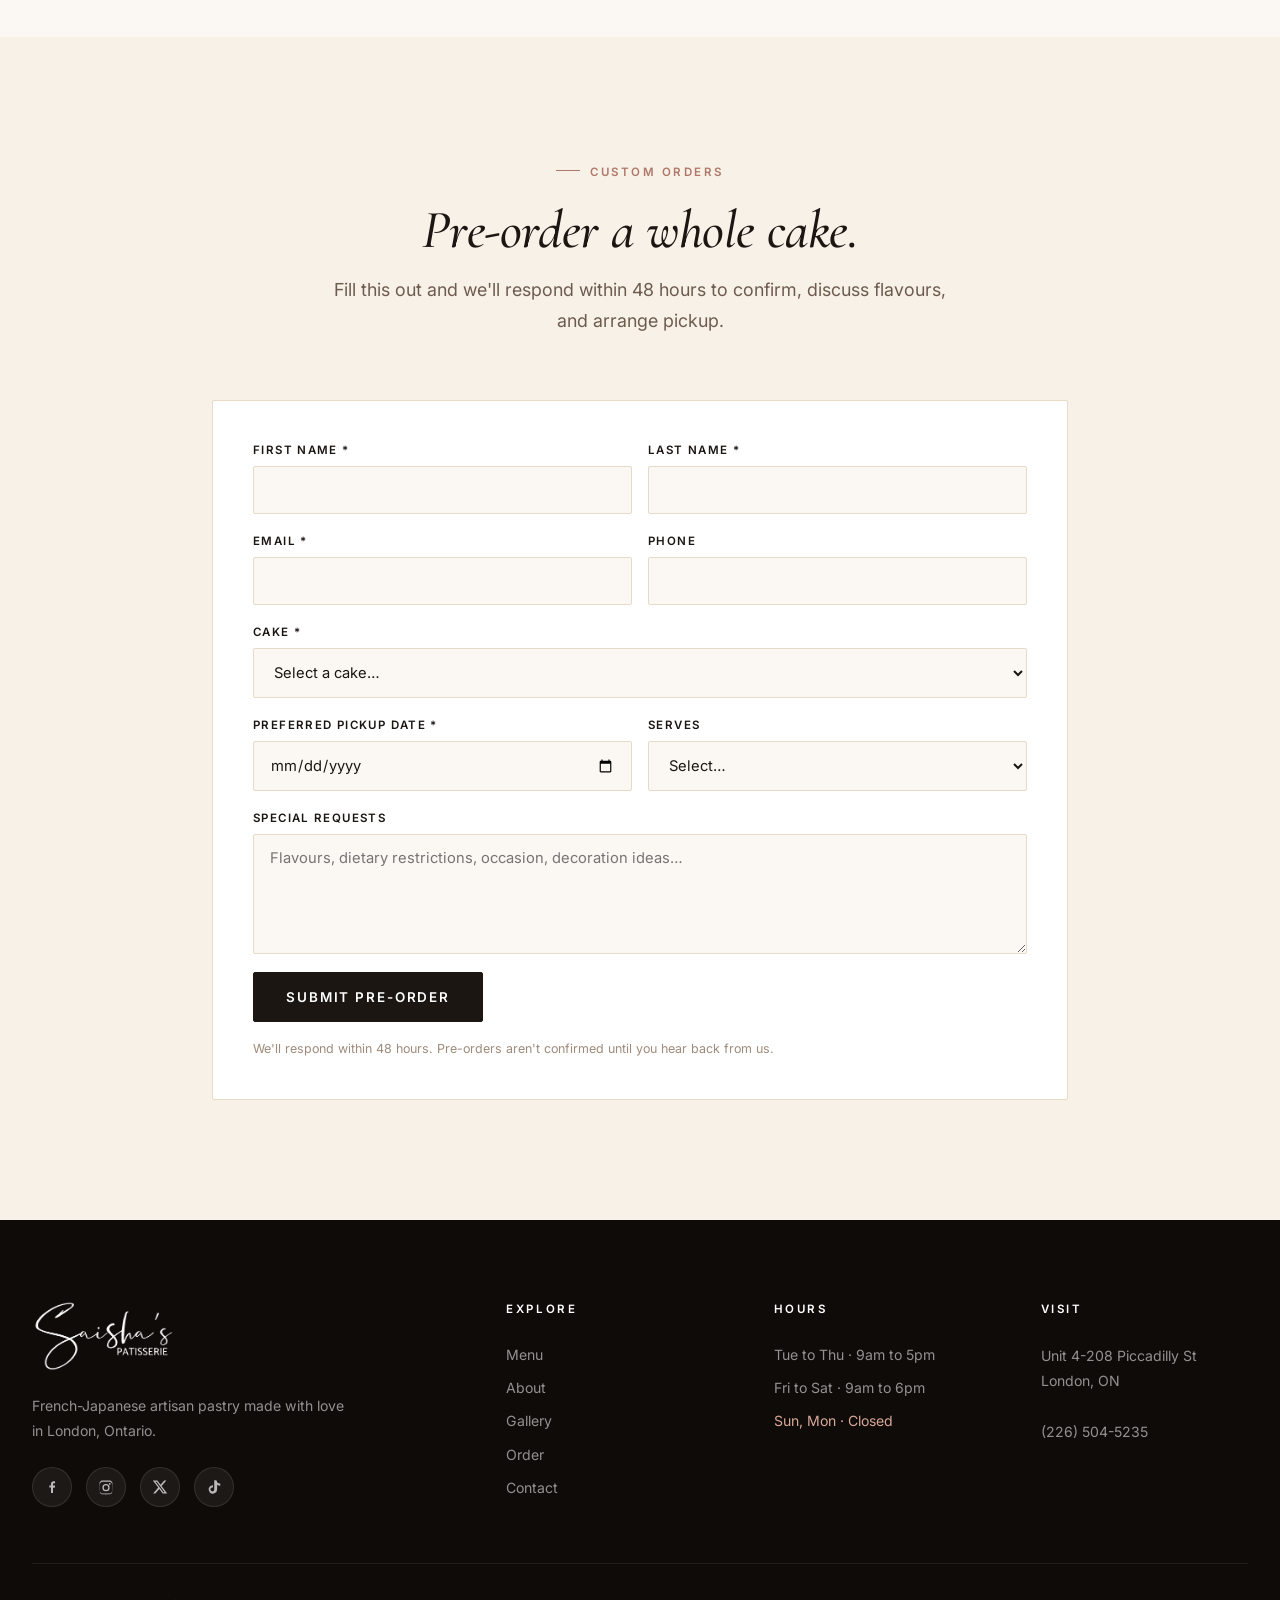
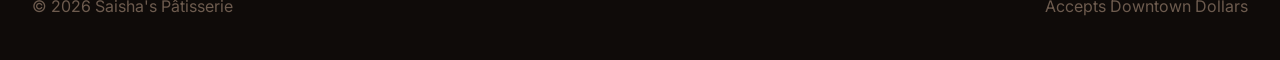
<file: order.html>
<!DOCTYPE html>
<html lang="en">
<head>
 <meta charset="UTF-8">
 <meta name="viewport" content="width=device-width, initial-scale=1.0">
 <title>Order, Saisha's Pâtisserie</title>
 <meta name="description" content="Order Saisha's Pâtisserie online via Uber Eats, pickup in-store, or pre-order a custom whole cake.">
 <link rel="icon" type="image/png" href="images/logo/logo-transparent.png">
 <link rel="stylesheet" href="css/main.css">
 <link rel="stylesheet" href="css/components.css">
</head>
<body>

 <nav class="nav">
 <div class="wrap">
 <div class="nav-inner">
 <a href="index.html" class="nav-logo"><img src="images/logo/logo-dark.png" alt="Saisha's Pâtisserie"></a>
 <ul class="nav-links">
 <li><a href="index.html">Home</a></li>
 <li><a href="menu.html">Menu</a></li>
 <li><a href="about.html">About</a></li>
 <li><a href="gallery.html">Gallery</a></li>
 <li><a href="#" class="active">Order</a></li>
 <li><a href="contact.html">Contact</a></li>
 <li><a href="audit.html" style="color: var(--gold);">Site Audit</a></li>
  <li><a href="#" class="btn btn-primary nav-cta">Order Online</a></li>
 </ul>
 <button class="nav-toggle" aria-label="Menu"><span></span><span></span><span></span></button>
 </div>
 </div>
 </nav>

 <header class="page-header">
 <div class="wrap">
 <div class="breadcrumb"><a href="index.html">Home</a><span class="breadcrumb-sep">/</span><span>Order</span></div>
 <span class="eyebrow">Three Ways</span>
 <h1><em>Order</em> Online</h1>
 <p class="lead">Delivery via Uber Eats, in-store pickup on Piccadilly Street, or a pre-ordered whole cake for your next celebration.</p>
 </div>
 </header>

 <!-- Order Options -->
 <section class="section">
 <div class="wrap">
 <div class="order-cards fade-up stagger">

 <div class="order-card">
 <div class="order-card-icon">🛵</div>
 <h3>Delivery</h3>
 <p>Via Uber Eats, delivered fresh to your door across London.</p>
 <a href="https://www.ubereats.com/ca/store/saishas-patisserie/kiwrKs0yWkW7bQwJp1gbSA" target="_blank" rel="noopener" class="btn btn-primary">Order on Uber Eats</a>
 </div>

 <div class="order-card">
 <div class="order-card-icon">🏪</div>
 <h3>In-Store Pickup</h3>
 <p>Visit us Tue to Sat at 208 Piccadilly Street. Favourites sell out by afternoon.</p>
 <a href="contact.html" class="btn btn-ghost">Get Directions</a>
 </div>

 <div class="order-card">
 <div class="order-card-icon">🎂</div>
 <h3>Pre-Order a Cake</h3>
 <p>Whole cakes and custom celebration orders, 48 to 72 hours notice.</p>
 <a href="#preorder" class="btn btn-gold">Pre-Order Below</a>
 </div>

 </div>

 <!-- Good to know -->
 <div class="grid grid-2 fade-up" style="margin-top: 64px;">
 <div class="card">
 <h3 style="font-style:italic;">In-Store Hours</h3>
 <div class="hours-grid">
 <div class="row"><span class="day">Tuesday</span><span class="time">9:00 am to 5:00 pm</span></div>
 <div class="row"><span class="day">Wednesday</span><span class="time">9:00 am to 5:00 pm</span></div>
 <div class="row"><span class="day">Thursday</span><span class="time">9:00 am to 5:00 pm</span></div>
 <div class="row"><span class="day">Friday</span><span class="time">9:00 am to 6:00 pm</span></div>
 <div class="row"><span class="day">Saturday</span><span class="time">9:00 am to 6:00 pm</span></div>
 <div class="row"><span class="day">Sunday</span><span class="time closed">Closed</span></div>
 <div class="row"><span class="day">Monday</span><span class="time closed">Closed</span></div>
 </div>
 </div>

 <div class="card">
 <h3 style="font-style:italic;">Good to Know</h3>
 <ul style="display:flex; flex-direction:column; gap:14px; margin-top: 12px;">
 <li style="display:flex; gap:14px; font-size:0.9rem; color:var(--mid);"><span>🌸</span> Baked fresh daily in small batches, popular items sell out quickly.</li>
 <li style="display:flex; gap:14px; font-size:0.9rem; color:var(--mid);"><span>💳</span> We accept credit, debit, and Downtown London Dollars.</li>
 <li style="display:flex; gap:14px; font-size:0.9rem; color:var(--mid);"><span>♿</span> The store is wheelchair accessible.</li>
 <li style="display:flex; gap:14px; font-size:0.9rem; color:var(--mid);"><span>🎂</span> Whole cakes require <strong style="color:var(--ink);">48 to 72 hours</strong> notice.</li>
 <li style="display:flex; gap:14px; font-size:0.9rem; color:var(--mid);"><span>🚗</span> Free street parking on Piccadilly Street.</li>
 </ul>
 </div>
 </div>

 </div>
 </section>

 <!-- Pre-order form -->
 <section class="section bg-cream" id="preorder">
 <div class="wrap-narrow">
 <div class="section-header center fade-up">
 <span class="eyebrow">Custom Orders</span>
 <h2 style="font-style:italic;">Pre-order a whole cake.</h2>
 <p class="lead">Fill this out and we'll respond within 48 hours to confirm, discuss flavours, and arrange pickup.</p>
 </div>

 <div class="card fade-up">
 <form class="form" action="mailto:saishaspatisserie@gmail.com" method="GET" enctype="text/plain">
 <div class="form-row">
 <div class="form-group">
 <label for="fname">First Name *</label>
 <input type="text" id="fname" name="First Name" required>
 </div>
 <div class="form-group">
 <label for="lname">Last Name *</label>
 <input type="text" id="lname" name="Last Name" required>
 </div>
 </div>
 <div class="form-row">
 <div class="form-group">
 <label for="email">Email *</label>
 <input type="email" id="email" name="Email" required>
 </div>
 <div class="form-group">
 <label for="phone">Phone</label>
 <input type="tel" id="phone" name="Phone">
 </div>
 </div>
 <div class="form-group">
 <label for="cake">Cake *</label>
 <select id="cake" name="Cake" required>
 <option value="">Select a cake…</option>
 <option value="Whole Basque Cheesecake ($60)">Whole Basque Cheesecake, $60.00</option>
 <option value="Custom Celebration Cake">Custom Celebration Cake (price TBD)</option>
 <option value="Cookie Box, 6 Choc Chip ($28)">Cookie Box, 6 Choc Chip ($28.00)</option>
 <option value="Cookie Box, 5 Valrhona ($32.50)">Cookie Box, 5 Valrhona ($32.50)</option>
 <option value="Other, see notes below">Other (describe below)</option>
 </select>
 </div>
 <div class="form-row">
 <div class="form-group">
 <label for="date">Preferred Pickup Date *</label>
 <input type="date" id="date" name="Pickup Date" required>
 </div>
 <div class="form-group">
 <label for="serves">Serves</label>
 <select id="serves" name="Serves">
 <option value="">Select…</option>
 <option>6 to 8 people</option>
 <option>8 to 12 people</option>
 <option>12 to 16 people</option>
 <option>16+ people</option>
 </select>
 </div>
 </div>
 <div class="form-group">
 <label for="notes">Special Requests</label>
 <textarea id="notes" name="Notes" placeholder="Flavours, dietary restrictions, occasion, decoration ideas…"></textarea>
 </div>
 <button type="submit" class="btn btn-primary" style="align-self: flex-start;">Submit Pre-order</button>
 <p class="form-note">We'll respond within 48 hours. Pre-orders aren't confirmed until you hear back from us.</p>
 </form>
 </div>
 </div>
 </section>

 <footer class="footer">
 <div class="wrap">
 <div class="footer-grid">
 <div class="footer-brand">
 <a href="index.html"><img src="images/logo/logo-transparent.png" alt="Saisha's Pâtisserie"></a>
 <p>French-Japanese artisan pastry made with love in London, Ontario.</p>
 <div class="footer-social">
 <a href="https://www.facebook.com/saisha.patisserie/" target="_blank" aria-label="Facebook"><svg viewBox="0 0 24 24" xmlns="http://www.w3.org/2000/svg"><path d="M13.5 21v-8h2.7l.4-3.1h-3.1v-2c0-.9.25-1.5 1.5-1.5h1.6V3.6c-.3 0-1.2-.1-2.3-.1-2.3 0-3.8 1.4-3.8 3.9v2.2H8v3.1h2.5V21h3z"/></svg></a>
 <a href="https://www.instagram.com/saisha.patisserie/" target="_blank" aria-label="Instagram"><svg viewBox="0 0 24 24" xmlns="http://www.w3.org/2000/svg"><path d="M12 2.2c3.2 0 3.6 0 4.8.07 1.2.05 1.8.24 2.2.4.6.2 1 .5 1.4.9s.7.8.9 1.4c.17.5.36 1.1.4 2.2.07 1.2.07 1.6.07 4.8s0 3.6-.07 4.8c-.04 1.2-.23 1.8-.4 2.2-.2.6-.5 1-.9 1.4s-.8.7-1.4.9c-.5.17-1.1.36-2.2.4-1.2.07-1.6.07-4.8.07s-3.6 0-4.8-.07c-1.1-.04-1.7-.23-2.2-.4-.6-.2-1-.5-1.4-.9s-.7-.8-.9-1.4c-.17-.5-.36-1.1-.4-2.2C2.2 15.6 2.2 15.2 2.2 12s0-3.6.07-4.8c.04-1.1.23-1.7.4-2.2.2-.6.5-1 .9-1.4s.8-.7 1.4-.9c.5-.17 1.1-.36 2.2-.4C8.4 2.2 8.8 2.2 12 2.2zm0 1.98c-3.1 0-3.5 0-4.7.07-1.1.05-1.7.23-2.1.4-.5.2-.9.5-1.3.9s-.7.8-.9 1.3c-.17.4-.35 1-.4 2.1-.07 1.2-.07 1.6-.07 4.7s0 3.5.07 4.7c.05 1.1.23 1.7.4 2.1.2.5.5.9.9 1.3s.8.7 1.3.9c.4.17 1 .35 2.1.4 1.2.07 1.6.07 4.7.07s3.5 0 4.7-.07c1.1-.05 1.7-.23 2.1-.4.5-.2.9-.5 1.3-.9s.7-.8.9-1.3c.17-.4.35-1 .4-2.1.07-1.2.07-1.6.07-4.7s0-3.5-.07-4.7c-.05-1.1-.23-1.7-.4-2.1-.2-.5-.5-.9-.9-1.3s-.8-.7-1.3-.9c-.4-.17-1-.35-2.1-.4-1.2-.07-1.6-.07-4.7-.07zm0 3.4a5.4 5.4 0 1 1 0 10.8 5.4 5.4 0 0 1 0-10.8zm0 1.98a3.42 3.42 0 1 0 0 6.84 3.42 3.42 0 0 0 0-6.84zm6.85-2.2a1.27 1.27 0 1 1-2.54 0 1.27 1.27 0 0 1 2.54 0z"/></svg></a>
 <a href="https://x.com/saishas_pastry" target="_blank" aria-label="X"><svg viewBox="0 0 24 24" xmlns="http://www.w3.org/2000/svg"><path d="M18.244 2.25h3.308l-7.227 8.26 8.502 11.24H16.17l-5.214-6.817L4.99 21.75H1.68l7.73-8.835L1.254 2.25H8.08l4.713 6.231zm-1.161 17.52h1.833L7.084 4.126H5.117z"/></svg></a>
 <a href="https://www.tiktok.com/discover/saisha-patisserie" target="_blank" aria-label="TikTok"><svg viewBox="0 0 24 24" xmlns="http://www.w3.org/2000/svg"><path d="M19.59 6.69a4.83 4.83 0 0 1-3.77-4.25V2h-3.45v13.67a2.89 2.89 0 0 1-5.2 1.74 2.89 2.89 0 0 1 2.31-4.64 2.93 2.93 0 0 1 .88.13V9.4a6.84 6.84 0 0 0-1-.05A6.33 6.33 0 0 0 5.8 20.1a6.34 6.34 0 0 0 10.86-4.43v-7a8.16 8.16 0 0 0 4.77 1.52v-3.4a4.85 4.85 0 0 1-1-.1z"/></svg></a>
 </div>
 </div>
 <div class="footer-col"><h5>Explore</h5><ul>
 <li><a href="menu.html">Menu</a></li><li><a href="about.html">About</a></li>
 <li><a href="gallery.html">Gallery</a></li><li><a href="#">Order</a></li>
 <li><a href="contact.html">Contact</a></li>
 </ul></div>
 <div class="footer-col"><h5>Hours</h5><ul>
 <li>Tue to Thu · 9am to 5pm</li><li>Fri to Sat · 9am to 6pm</li>
 <li style="color: var(--rose-soft);">Sun, Mon · Closed</li>
 </ul></div>
 <div class="footer-col"><h5>Visit</h5><address>
 Unit 4-208 Piccadilly St<br>London, ON<br><br>
 <a href="tel:+12265045235">(226) 504-5235</a>
 </address></div>
 </div>
 <div class="footer-bottom"><p>© 2026 Saisha's Pâtisserie</p><p>Accepts Downtown Dollars</p></div>
 </div>
 </footer>

 <script src="js/main.js"></script>
</body>
</html>
</file>
<file: css/main.css>
@import url('https://fonts.googleapis.com/css2?family=Cormorant+Garamond:ital,wght@0,300;0,400;0,500;0,600;0,700;1,400;1,500&family=Inter:wght@300;400;500;600;700&family=Dancing+Script:wght@500;600;700&display=swap');

/* ===========================================================
   DESIGN SYSTEM — Saisha's Pâtisserie
   French-Japanese artisan pastry · editorial premium feel
   =========================================================== */
:root {
  /* Palette */
  --cream:        #F7F1E8;
  --cream-deep:   #EFE6D6;
  --ivory:        #FBF8F3;
  --white:        #FFFFFF;
  --ink:          #1C1613;
  --ink-soft:     #3A2E26;
  --mid:          #6D5B4E;
  --muted:        #9E8B7B;
  --line:         #E6DAC8;

  /* Accents — muted, refined */
  --rose:         #B07868;
  --rose-deep:    #8F5947;
  --rose-soft:    #D9A898;
  --gold:         #9E7B3E;
  --gold-light:   #C9A35E;

  /* Semantic */
  --bg:           var(--ivory);
  --bg-alt:       var(--cream);
  --bg-dark:      var(--ink);
  --text:         var(--ink);
  --text-soft:    var(--mid);
  --accent:       var(--rose);
  --border:       var(--line);

  /* Type */
  --font-display: 'Cormorant Garamond', 'Playfair Display', Georgia, serif;
  --font-body:    'Inter', system-ui, -apple-system, sans-serif;
  --font-script:  'Dancing Script', cursive;

  /* Rhythm */
  --r-xs: 4px;
  --r-sm: 8px;
  --r-md: 14px;
  --r-lg: 24px;
  --r-xl: 36px;

  /* Shadows */
  --shadow-soft: 0 1px 2px rgba(28,22,19,0.04), 0 8px 24px rgba(28,22,19,0.06);
  --shadow-md:   0 4px 12px rgba(28,22,19,0.08), 0 20px 40px rgba(28,22,19,0.10);
  --shadow-lg:   0 20px 60px rgba(28,22,19,0.18);

  /* Motion */
  --ease: cubic-bezier(0.16, 1, 0.3, 1);
  --t-fast: 0.2s;
  --t-med:  0.4s;
  --t-slow: 0.8s;

  --max:        1280px;
  --max-narrow: 920px;
  --nav-h:      96px;
}

*, *::before, *::after { box-sizing: border-box; margin: 0; padding: 0; }
html { scroll-behavior: smooth; -webkit-text-size-adjust: 100%; }
body {
  font-family: var(--font-body);
  background: var(--bg);
  color: var(--text);
  line-height: 1.65;
  font-size: 16px;
  -webkit-font-smoothing: antialiased;
  -moz-osx-font-smoothing: grayscale;
}
img { max-width: 100%; height: auto; display: block; }
a  { color: inherit; text-decoration: none; transition: color var(--t-fast) var(--ease); }
ul { list-style: none; }
button { font-family: inherit; cursor: pointer; border: none; background: none; }

/* ===========================================================
   TYPOGRAPHY
   =========================================================== */
.display, h1, h2, h3 {
  font-family: var(--font-display);
  font-weight: 500;
  line-height: 1.1;
  letter-spacing: -0.01em;
  color: var(--ink);
}
h1 { font-size: clamp(2.8rem, 6.5vw, 5.5rem); font-weight: 400; }
h2 { font-size: clamp(2rem, 4.2vw, 3.4rem); }
h3 { font-size: clamp(1.4rem, 2.5vw, 1.9rem); font-weight: 500; }
h4 { font-family: var(--font-display); font-size: 1.25rem; font-weight: 500; line-height: 1.3; color: var(--ink); }

em { font-style: italic; color: var(--rose-deep); }

.nowrap { white-space: nowrap; }

p {
  color: var(--text-soft);
  font-size: 1rem;
  line-height: 1.75;
}

.lead {
  font-size: clamp(1.05rem, 1.4vw, 1.2rem);
  line-height: 1.7;
  color: var(--mid);
  max-width: 58ch;
}

.eyebrow {
  display: inline-block;
  font-family: var(--font-body);
  font-size: 0.72rem;
  font-weight: 600;
  letter-spacing: 0.22em;
  text-transform: uppercase;
  color: var(--rose);
  margin-bottom: 18px;
}

.eyebrow::before {
  content: '';
  display: inline-block;
  width: 24px;
  height: 1px;
  background: currentColor;
  vertical-align: middle;
  margin-right: 10px;
  transform: translateY(-3px);
}

.script {
  font-family: var(--font-script);
  font-weight: 600;
  font-style: normal;
  color: var(--rose-deep);
}

.rule {
  width: 60px;
  height: 1px;
  background: var(--rose);
  margin: 24px 0;
}
.rule.center { margin-left: auto; margin-right: auto; }

/* ===========================================================
   LAYOUT
   =========================================================== */
.wrap {
  width: 100%;
  max-width: var(--max);
  margin: 0 auto;
  padding: 0 32px;
}

.wrap-narrow {
  max-width: var(--max-narrow);
  margin: 0 auto;
  padding: 0 32px;
}

.section {
  padding: clamp(64px, 10vw, 120px) 0;
}

.section-sm { padding: 56px 0; }

.section-header {
  margin-bottom: 64px;
}

.section-header.center {
  text-align: center;
}

.section-header.center .lead {
  margin: 16px auto 0;
}

.section-header p.lead {
  margin-top: 16px;
}

/* Grid helpers */
.grid {
  display: grid;
  gap: 32px;
}
.grid-2 { grid-template-columns: repeat(2, minmax(0, 1fr)); }
.grid-3 { grid-template-columns: repeat(3, minmax(0, 1fr)); }
.grid-4 { grid-template-columns: repeat(4, minmax(0, 1fr)); }

.split {
  display: grid;
  grid-template-columns: 1fr 1fr;
  gap: clamp(32px, 6vw, 80px);
  align-items: center;
}

/* ===========================================================
   BUTTONS
   =========================================================== */
.btn {
  display: inline-flex;
  align-items: center;
  justify-content: center;
  gap: 10px;
  padding: 16px 32px;
  border-radius: 2px;
  font-family: var(--font-body);
  font-size: 0.84rem;
  font-weight: 600;
  letter-spacing: 0.14em;
  text-transform: uppercase;
  border: 1px solid transparent;
  transition: all var(--t-med) var(--ease);
  cursor: pointer;
  white-space: nowrap;
  position: relative;
  overflow: hidden;
}

.btn-primary {
  background: var(--ink);
  color: var(--white);
  border-color: var(--ink);
}
.btn-primary:hover {
  background: var(--rose-deep);
  border-color: var(--rose-deep);
  transform: translateY(-2px);
  box-shadow: var(--shadow-md);
}

.btn-ghost {
  background: transparent;
  color: var(--ink);
  border-color: var(--ink);
}
.btn-ghost:hover {
  background: var(--ink);
  color: var(--white);
}

.btn-gold {
  background: var(--gold);
  color: var(--white);
  border-color: var(--gold);
}
.btn-gold:hover {
  background: var(--gold-light);
  border-color: var(--gold-light);
  color: var(--ink);
}

.btn-outline-light {
  background: transparent;
  color: var(--white);
  border-color: rgba(255,255,255,0.35);
}
.btn-outline-light:hover {
  background: rgba(255,255,255,0.1);
  border-color: var(--white);
}

.btn-sm {
  padding: 11px 22px;
  font-size: 0.74rem;
}

.btn-text {
  font-family: var(--font-body);
  font-size: 0.8rem;
  font-weight: 600;
  letter-spacing: 0.18em;
  text-transform: uppercase;
  color: var(--ink);
  display: inline-flex;
  align-items: center;
  gap: 10px;
  border-bottom: 1px solid currentColor;
  padding-bottom: 4px;
  transition: all var(--t-med) var(--ease);
}
.btn-text:hover {
  color: var(--rose);
  gap: 16px;
}

/* Colors */
.text-rose    { color: var(--rose); }
.text-muted   { color: var(--muted); }
.text-dark    { color: var(--ink); }
.bg-cream     { background: var(--cream); }
.bg-dark      { background: var(--bg-dark); color: var(--white); }
.bg-ivory     { background: var(--ivory); }

/* ===========================================================
   PAGE HEADER (inner pages)
   =========================================================== */
.page-header {
  padding: calc(var(--nav-h) + 60px) 0 80px;
  background: var(--bg-alt);
  text-align: center;
  border-bottom: 1px solid var(--border);
}
.page-header h1 {
  font-weight: 400;
  font-style: italic;
}
.page-header .lead {
  margin: 12px auto 0;
}

.breadcrumb {
  display: flex;
  align-items: center;
  justify-content: center;
  gap: 10px;
  font-size: 0.78rem;
  color: var(--muted);
  letter-spacing: 0.1em;
  text-transform: uppercase;
  margin-bottom: 20px;
}
.breadcrumb a:hover { color: var(--rose); }
.breadcrumb-sep { color: var(--muted); opacity: 0.5; }

/* ===========================================================
   FADE UP ANIMATION
   =========================================================== */
.fade-up {
  opacity: 0;
  transform: translateY(28px);
  transition: opacity 0.9s var(--ease), transform 0.9s var(--ease);
}
.fade-up.visible {
  opacity: 1;
  transform: translateY(0);
}

/* Staggered children */
.stagger > * { transition-delay: 0s; }
.stagger > *:nth-child(2) { transition-delay: 0.1s; }
.stagger > *:nth-child(3) { transition-delay: 0.2s; }
.stagger > *:nth-child(4) { transition-delay: 0.3s; }
.stagger > *:nth-child(5) { transition-delay: 0.4s; }
.stagger > *:nth-child(6) { transition-delay: 0.5s; }

/* ===========================================================
   RESPONSIVE
   =========================================================== */
@media (max-width: 1024px) {
  .grid-4 { grid-template-columns: repeat(2, 1fr); }
  .grid-3 { grid-template-columns: repeat(2, 1fr); }
  .split  { grid-template-columns: 1fr; gap: 40px; }
}

@media (max-width: 640px) {
  .wrap, .wrap-narrow { padding: 0 20px; }
  .grid-4, .grid-3, .grid-2 { grid-template-columns: 1fr; }
  .btn { padding: 13px 24px; font-size: 0.78rem; }
  .section-header { margin-bottom: 40px; }
}
</file>
<file: css/components.css>
/* ===========================================================
   NAVIGATION
   =========================================================== */
.nav {
  position: fixed;
  top: 0; left: 0; right: 0;
  height: var(--nav-h);
  z-index: 100;
  display: flex;
  align-items: center;
  background: rgba(251,248,243,0.85);
  backdrop-filter: blur(16px) saturate(1.4);
  -webkit-backdrop-filter: blur(16px) saturate(1.4);
  border-bottom: 1px solid transparent;
  transition: all var(--t-med) var(--ease);
}
.nav.scrolled {
  border-bottom-color: var(--border);
  background: rgba(251,248,243,0.96);
}
.nav-inner {
  display: flex;
  align-items: center;
  justify-content: space-between;
  width: 100%;
}
.nav-logo {
  display: inline-flex;
  align-items: center;
  height: 100%;
}
.nav-logo img {
  height: 62px;
  width: auto;
  display: block;
}
.nav-links {
  display: flex;
  align-items: center;
  gap: 38px;
}
.nav-links a {
  font-size: 0.82rem;
  font-weight: 500;
  letter-spacing: 0.08em;
  text-transform: uppercase;
  color: var(--ink-soft);
  position: relative;
}
.nav-links a::after {
  content: '';
  position: absolute;
  bottom: -6px; left: 50%;
  transform: translateX(-50%) scaleX(0);
  width: 14px;
  height: 1px;
  background: var(--rose);
  transition: transform var(--t-med) var(--ease);
}
.nav-links a:hover,
.nav-links a.active {
  color: var(--ink);
}
.nav-links a:hover::after,
.nav-links a.active::after {
  transform: translateX(-50%) scaleX(1);
}
.nav-links a.nav-cta,
.nav-links a.btn-primary {
  padding: 11px 22px !important;
  font-size: 0.74rem !important;
  letter-spacing: 0.14em !important;
  color: var(--white) !important;
  background: var(--ink);
  border: 1px solid var(--ink);
  border-radius: 2px;
  text-transform: uppercase;
  font-weight: 600;
  transition: all var(--t-med) var(--ease);
}
.nav-links a.nav-cta:hover,
.nav-links a.btn-primary:hover {
  background: var(--rose-deep);
  border-color: var(--rose-deep);
  color: var(--white) !important;
  transform: translateY(-1px);
}
.nav-links a.nav-cta::after,
.nav-links a.btn-primary::after {
  display: none !important;
}
.nav-toggle {
  display: none;
  flex-direction: column;
  gap: 5px;
}
.nav-toggle span {
  width: 26px;
  height: 1.5px;
  background: var(--ink);
  transition: all var(--t-med) var(--ease);
}
.nav-toggle.open span:nth-child(1) { transform: translateY(7px) rotate(45deg); }
.nav-toggle.open span:nth-child(2) { opacity: 0; }
.nav-toggle.open span:nth-child(3) { transform: translateY(-6px) rotate(-45deg); }

@media (max-width: 960px) {
  .nav-links {
    position: fixed;
    top: var(--nav-h); left: 0; right: 0;
    flex-direction: column;
    gap: 0;
    background: var(--ivory);
    padding: 24px 0;
    border-bottom: 1px solid var(--border);
    transform: translateY(-100%);
    opacity: 0;
    pointer-events: none;
    transition: all var(--t-med) var(--ease);
  }
  .nav-links.open {
    transform: translateY(0);
    opacity: 1;
    pointer-events: auto;
  }
  .nav-links a {
    padding: 16px 32px;
    width: 100%;
    font-size: 0.9rem;
    text-align: center;
  }
  .nav-links a::after { display: none; }
  .nav-toggle { display: flex; }
}

/* ===========================================================
   HERO — editorial premium
   =========================================================== */
.hero {
  position: relative;
  min-height: 100vh;
  display: flex;
  align-items: center;
  overflow: hidden;
  background: var(--ink);
  padding-top: var(--nav-h);
}
.hero-bg {
  position: absolute;
  inset: 0;
  background: url('../images/hero/hero-croissants.jpg') center/cover no-repeat;
  opacity: 0.88;
  animation: heroZoom 20s var(--ease) forwards;
}
@keyframes heroZoom {
  from { transform: scale(1.08); }
  to   { transform: scale(1); }
}
.hero-overlay {
  position: absolute;
  inset: 0;
  background: linear-gradient(
    95deg,
    rgba(14,10,8,0.80) 0%,
    rgba(14,10,8,0.55) 40%,
    rgba(14,10,8,0.25) 100%);
}
.hero-content {
  position: relative;
  z-index: 2;
  max-width: 780px;
  color: var(--white);
  padding: 40px 0 80px;
}
.hero-eyebrow {
  display: inline-flex;
  align-items: center;
  gap: 14px;
  font-family: var(--font-body);
  font-size: 0.72rem;
  font-weight: 500;
  letter-spacing: 0.28em;
  text-transform: uppercase;
  color: rgba(255,255,255,0.8);
  margin-bottom: 28px;
}
.hero-eyebrow::before,
.hero-eyebrow::after {
  content: '';
  width: 40px;
  height: 1px;
  background: rgba(255,255,255,0.4);
}
.hero-content h1 {
  font-size: clamp(3rem, 7vw, 6rem);
  font-weight: 300;
  line-height: 1.02;
  color: var(--white);
  margin-bottom: 28px;
  letter-spacing: -0.02em;
}
.hero-content h1 em {
  font-style: italic;
  color: var(--rose-soft);
  font-weight: 400;
}
.hero-content .script {
  display: block;
  font-size: clamp(2rem, 5vw, 3.6rem);
  color: var(--rose-soft);
  margin: -4px 0 10px;
}
.hero-tagline {
  font-size: clamp(1rem, 1.3vw, 1.15rem);
  color: rgba(255,255,255,0.85);
  max-width: 540px;
  margin-bottom: 44px;
  line-height: 1.7;
}
.hero-actions {
  display: flex;
  gap: 16px;
  flex-wrap: wrap;
}
.hero-meta {
  position: absolute;
  bottom: 48px;
  left: 0; right: 0;
  z-index: 2;
}
.hero-meta-inner {
  display: flex;
  justify-content: space-between;
  align-items: end;
  color: rgba(255,255,255,0.7);
  font-size: 0.72rem;
  letter-spacing: 0.2em;
  text-transform: uppercase;
}
.hero-meta-scroll {
  display: flex;
  align-items: center;
  gap: 14px;
}
.hero-meta-scroll::after {
  content: '';
  width: 1px;
  height: 52px;
  background: linear-gradient(to bottom, rgba(255,255,255,0.5), transparent);
  animation: scrollLine 2.4s ease-in-out infinite;
}
@keyframes scrollLine {
  0%,100% { transform: scaleY(1); opacity: 0.4; }
  50%     { transform: scaleY(1.3); opacity: 1; }
}
.hero-rating {
  display: flex;
  align-items: center;
  gap: 16px;
}
.hero-rating strong {
  color: var(--white);
  font-family: var(--font-display);
  font-size: 1.1rem;
  font-weight: 500;
}
.hero-rating .stars {
  letter-spacing: 3px;
  color: var(--gold-light);
  font-size: 1rem;
}

@media (max-width: 640px) {
  .hero-meta-inner { flex-direction: column; gap: 20px; align-items: start; }
}

/* ===========================================================
   MARQUEE / MARKS BAR
   =========================================================== */
.marquee {
  border-top: 1px solid var(--border);
  border-bottom: 1px solid var(--border);
  padding: 28px 0;
  background: var(--cream);
  overflow: hidden;
}
.marquee-track {
  display: flex;
  align-items: center;
  gap: 56px;
  animation: slide 38s linear infinite;
  white-space: nowrap;
}
.marquee-item {
  font-family: var(--font-display);
  font-style: italic;
  font-size: 1.5rem;
  color: var(--mid);
  display: inline-flex;
  align-items: center;
  gap: 56px;
}
.marquee-item::after {
  content: '✦';
  color: var(--rose);
  font-size: 0.9rem;
}
@keyframes slide {
  from { transform: translateX(0); }
  to   { transform: translateX(-50%); }
}

/* ===========================================================
   INTRO / STORY SECTION — editorial split
   =========================================================== */
.intro {
  padding: clamp(80px, 12vw, 140px) 0;
}
.intro-split {
  display: grid;
  grid-template-columns: 1fr 1.2fr;
  gap: clamp(40px, 8vw, 100px);
  align-items: center;
}
.intro-text h2 {
  font-style: italic;
  font-weight: 400;
  margin-bottom: 28px;
}
.intro-text p + p {
  margin-top: 18px;
}
.intro-photo {
  position: relative;
}
.intro-photo > img {
  width: 100%;
  aspect-ratio: 4/5;
  object-fit: cover;
  border-radius: 2px;
}
.intro-sig {
  position: absolute;
  bottom: -24px;
  right: -24px;
  background: var(--cream);
  padding: 20px 28px;
  border: 1px solid var(--border);
  font-family: var(--font-script);
  font-size: 2rem;
  color: var(--rose-deep);
  box-shadow: var(--shadow-soft);
}
.intro-stats {
  display: flex;
  gap: 48px;
  margin-top: 44px;
  padding-top: 32px;
  border-top: 1px solid var(--border);
}
.intro-stat strong {
  display: block;
  font-family: var(--font-display);
  font-size: 2.4rem;
  font-weight: 500;
  color: var(--ink);
  line-height: 1;
}
.intro-stat span {
  font-size: 0.74rem;
  letter-spacing: 0.14em;
  text-transform: uppercase;
  color: var(--muted);
}
@media (max-width: 900px) {
  .intro-split { grid-template-columns: 1fr; }
  .intro-sig   { right: auto; left: 0; bottom: -20px; }
}

/* ===========================================================
   FEATURED ITEMS — editorial cards
   =========================================================== */
.featured {
  padding: clamp(80px, 12vw, 140px) 0;
  background: var(--cream);
}
.featured-grid {
  display: grid;
  grid-template-columns: repeat(4, 1fr);
  gap: 8px;
}
.featured-card {
  position: relative;
  overflow: hidden;
  background: var(--white);
  transition: transform var(--t-slow) var(--ease);
}
.featured-card-img {
  aspect-ratio: 3/4;
  overflow: hidden;
  position: relative;
}
.featured-card-img img {
  width: 100%;
  height: 100%;
  object-fit: cover;
  transition: transform 1.2s var(--ease);
}
.featured-card:hover .featured-card-img img {
  transform: scale(1.08);
}
.featured-card-body {
  padding: 22px 24px 28px;
  display: flex;
  flex-direction: column;
  gap: 4px;
}
.featured-card-body .category {
  font-size: 0.68rem;
  letter-spacing: 0.2em;
  text-transform: uppercase;
  color: var(--rose);
  font-weight: 600;
  margin-bottom: 6px;
}
.featured-card-body h4 {
  font-size: 1.2rem;
  line-height: 1.3;
  margin-bottom: 8px;
}
.featured-card-body .desc {
  font-size: 0.85rem;
  color: var(--mid);
  line-height: 1.55;
  margin-bottom: 14px;
  flex: 1;
}
.featured-card-body .price {
  font-family: var(--font-display);
  font-size: 1.1rem;
  font-weight: 500;
  color: var(--ink);
  display: flex;
  justify-content: space-between;
  align-items: end;
}
.featured-card-body .price small {
  font-family: var(--font-body);
  font-size: 0.7rem;
  letter-spacing: 0.14em;
  text-transform: uppercase;
  color: var(--muted);
  font-weight: 500;
}

@media (max-width: 1024px) {
  .featured-grid { grid-template-columns: repeat(2, 1fr); }
}
@media (max-width: 640px) {
  .featured {
    padding: 56px 0;
  }
  .featured .wrap { padding-right: 0; }
  .featured-grid {
    display: flex;
    grid-template-columns: none;
    gap: 12px;
    overflow-x: auto;
    scroll-snap-type: x mandatory;
    padding: 4px 20px 16px 0;
    -webkit-overflow-scrolling: touch;
    scrollbar-width: none;
  }
  .featured-grid::-webkit-scrollbar { display: none; }
  .featured-card {
    flex: 0 0 78%;
    scroll-snap-align: start;
  }
  .featured-card-img { aspect-ratio: 1/1; }
  .featured-card-body { padding: 16px 18px 20px; }
  .featured-card-body h4 { font-size: 1.1rem; margin-bottom: 6px; }
  .featured-card-body .desc {
    font-size: 0.82rem;
    line-height: 1.5;
    margin-bottom: 10px;
    display: -webkit-box;
    -webkit-line-clamp: 3;
    -webkit-box-orient: vertical;
    overflow: hidden;
  }
}

/* ===========================================================
   QUOTE / PULL QUOTE
   =========================================================== */
.pullquote {
  padding: 72px 0;
  background: var(--cream);
  border-top: 1px solid var(--border);
  border-bottom: 1px solid var(--border);
}
.pullquote-inner {
  display: flex;
  flex-direction: column;
  align-items: center;
  text-align: center;
  gap: 20px;
  max-width: 780px;
  margin: 0 auto;
}
.pullquote .stars {
  color: var(--gold-light);
  letter-spacing: 5px;
  font-size: 1.1rem;
}
.pullquote blockquote {
  font-family: var(--font-display);
  font-size: clamp(1.25rem, 2.2vw, 1.7rem);
  line-height: 1.5;
  font-weight: 400;
  font-style: italic;
  color: var(--ink);
  margin: 0;
  position: relative;
}
.pullquote blockquote::before,
.pullquote blockquote::after {
  font-family: var(--font-display);
  color: var(--rose);
  font-size: 2rem;
  font-style: italic;
  line-height: 0;
  position: relative;
  top: 0.25em;
}
.pullquote blockquote::before { content: '“'; margin-right: 4px; }
.pullquote blockquote::after  { content: '”'; margin-left: 4px; }
.pullquote .attribution {
  display: inline-flex;
  align-items: center;
  gap: 14px;
  padding-top: 12px;
  margin-top: 8px;
  border-top: 1px solid var(--border);
  min-width: 200px;
  justify-content: center;
}
.pullquote cite {
  font-style: normal;
  font-size: 0.72rem;
  letter-spacing: 0.22em;
  text-transform: uppercase;
  color: var(--muted);
  font-weight: 600;
}

/* ===========================================================
   SHOWCASE — alternating image/text rows
   =========================================================== */
.showcase {
  padding: clamp(80px, 12vw, 140px) 0;
}
.showcase-row {
  display: grid;
  grid-template-columns: 1fr 1fr;
  gap: clamp(40px, 6vw, 80px);
  align-items: center;
  margin-bottom: clamp(80px, 10vw, 140px);
}
.showcase-row:last-child { margin-bottom: 0; }
.showcase-row.reverse .showcase-text { order: 2; }
.showcase-row.reverse .showcase-photo { order: 1; }

.showcase-photo img {
  width: 100%;
  aspect-ratio: 5/6;
  object-fit: cover;
  border-radius: 2px;
}
.showcase-text h2 {
  font-style: italic;
  font-weight: 400;
  margin-bottom: 20px;
}
.showcase-text .lead {
  margin-bottom: 24px;
}

@media (max-width: 900px) {
  .showcase-row,
  .showcase-row.reverse { grid-template-columns: 1fr; }
  .showcase-row.reverse .showcase-text,
  .showcase-row.reverse .showcase-photo { order: unset; }
}

/* ===========================================================
   GALLERY STRIP (home preview)
   =========================================================== */
.gallery-preview {
  padding: clamp(60px, 8vw, 100px) 0;
  background: var(--bg-dark);
  color: var(--white);
}
.gallery-preview h2 { color: var(--white); font-style: italic; }
.gallery-preview .lead { color: rgba(255,255,255,0.7); }
.gallery-preview-grid {
  display: grid;
  grid-template-columns: repeat(4, 1fr);
  grid-auto-rows: 260px;
  gap: 12px;
  margin-top: 48px;
}
.gallery-preview-grid .gp-item {
  position: relative;
  overflow: hidden;
}
.gallery-preview-grid .gp-item.tall { grid-row: span 2; }
.gallery-preview-grid .gp-item img {
  width: 100%;
  height: 100%;
  object-fit: cover;
  transition: transform 1s var(--ease);
}
.gallery-preview-grid .gp-item:hover img {
  transform: scale(1.08);
}
@media (max-width: 900px) {
  .gallery-preview-grid { grid-template-columns: repeat(2, 1fr); grid-auto-rows: 220px; }
}

/* ===========================================================
   INSTAGRAM GRID
   =========================================================== */
.instagram-grid {
  display: grid;
  grid-template-columns: repeat(6, 1fr);
  gap: 10px;
}
.ig-tile {
  position: relative;
  aspect-ratio: 1/1;
  overflow: hidden;
}
.ig-tile img {
  width: 100%;
  height: 100%;
  object-fit: cover;
  transition: transform 0.8s var(--ease);
}
.ig-tile:hover img { transform: scale(1.08); }
.ig-overlay {
  position: absolute;
  inset: 0;
  background: rgba(28,22,19,0);
  display: flex;
  align-items: center;
  justify-content: center;
  color: var(--white);
  font-size: 0.72rem;
  font-weight: 600;
  letter-spacing: 0.12em;
  text-transform: uppercase;
  text-align: center;
  padding: 12px;
  opacity: 0;
  transition: all var(--t-med) var(--ease);
}
.ig-tile:hover .ig-overlay {
  background: rgba(28,22,19,0.6);
  opacity: 1;
}
@media (max-width: 900px) { .instagram-grid { grid-template-columns: repeat(3, 1fr); } }
@media (max-width: 480px) { .instagram-grid { grid-template-columns: repeat(2, 1fr); } }

/* ===========================================================
   NEWSLETTER
   =========================================================== */
.newsletter {
  padding: clamp(80px, 12vw, 120px) 0;
  background: var(--ivory);
  border-top: 1px solid var(--border);
}
.newsletter-inner {
  display: grid;
  grid-template-columns: 1fr 1fr;
  gap: 56px;
  align-items: center;
}
.newsletter-text h2 {
  font-style: italic;
  font-weight: 400;
  margin-bottom: 14px;
}
.newsletter-text p {
  color: var(--mid);
  max-width: 420px;
}
.newsletter-form { display: flex; flex-direction: column; gap: 12px; }
.newsletter-field {
  display: flex;
  gap: 10px;
  align-items: stretch;
  border-bottom: 1px solid var(--ink);
  padding-bottom: 4px;
}
.newsletter-field input {
  flex: 1;
  padding: 12px 0;
  border: none;
  background: transparent;
  font-family: var(--font-body);
  font-size: 1rem;
  color: var(--ink);
  outline: none;
}
.newsletter-field input::placeholder { color: var(--muted); }
.newsletter-field button { flex-shrink: 0; }
.newsletter-form .form-note {
  font-size: 0.72rem;
  color: var(--muted);
  letter-spacing: 0.04em;
}
.sr-only {
  position: absolute;
  width: 1px; height: 1px;
  padding: 0; margin: -1px;
  overflow: hidden; clip: rect(0,0,0,0);
  white-space: nowrap; border: 0;
}
@media (max-width: 900px) {
  .newsletter-inner { grid-template-columns: 1fr; gap: 32px; }
}

/* ===========================================================
   CTA BANNER — dark editorial
   =========================================================== */
.cta-banner {
  position: relative;
  padding: clamp(80px, 12vw, 140px) 0;
  background: var(--ink);
  color: var(--white);
  text-align: center;
  overflow: hidden;
}
.cta-banner::before {
  content: '';
  position: absolute;
  inset: 0;
  background: url('../images/hero/hero-real.jpg') center/cover;
  opacity: 0.12;
}
.cta-banner > * { position: relative; z-index: 1; }
.cta-banner .eyebrow { color: var(--rose-soft); }
.cta-banner h2 {
  color: var(--white);
  font-style: italic;
  font-weight: 400;
  margin-bottom: 16px;
}
.cta-banner p {
  color: rgba(255,255,255,0.75);
  max-width: 520px;
  margin: 0 auto 36px;
}
.cta-banner-actions {
  display: flex;
  gap: 16px;
  justify-content: center;
  flex-wrap: wrap;
}

/* ===========================================================
   FOOTER
   =========================================================== */
.footer {
  background: #0F0B09;
  color: rgba(255,255,255,0.7);
  padding: 80px 0 40px;
}
.footer-grid {
  display: grid;
  grid-template-columns: 2fr 1fr 1fr 1fr;
  gap: 60px;
  margin-bottom: 56px;
}
.footer-brand img {
  height: 72px;
  width: auto;
  display: block;
  margin-bottom: 22px;
}
.footer-brand p {
  font-size: 0.88rem;
  line-height: 1.75;
  color: rgba(255,255,255,0.55);
  margin-bottom: 24px;
  max-width: 320px;
}
.footer-social {
  display: flex;
  gap: 14px;
}
.footer-social a {
  width: 40px; height: 40px;
  border-radius: 50%;
  background: rgba(255,255,255,0.06);
  border: 1px solid rgba(255,255,255,0.1);
  display: inline-flex;
  align-items: center;
  justify-content: center;
  color: rgba(255,255,255,0.7);
  transition: all var(--t-med) var(--ease);
}
.footer-social a:hover {
  background: var(--rose);
  border-color: var(--rose);
  color: var(--white);
  transform: translateY(-2px);
}
.footer-social a svg {
  width: 16px;
  height: 16px;
  fill: currentColor;
}
.footer-col h5 {
  font-family: var(--font-body);
  font-size: 0.72rem;
  font-weight: 600;
  letter-spacing: 0.22em;
  text-transform: uppercase;
  color: var(--white);
  margin-bottom: 24px;
}
.footer-col ul {
  display: flex;
  flex-direction: column;
  gap: 10px;
}
.footer-col ul li a,
.footer-col ul li {
  font-size: 0.88rem;
  color: rgba(255,255,255,0.55);
}
.footer-col ul li a:hover { color: var(--rose-soft); }
.footer-col address {
  font-style: normal;
  font-size: 0.88rem;
  color: rgba(255,255,255,0.55);
  line-height: 1.8;
}
.footer-col address a:hover { color: var(--rose-soft); }
.footer-bottom {
  border-top: 1px solid rgba(255,255,255,0.08);
  padding-top: 28px;
  display: flex;
  justify-content: space-between;
  align-items: center;
  flex-wrap: wrap;
  gap: 16px;
  font-size: 0.78rem;
  color: rgba(255,255,255,0.4);
}
.footer-bottom a { color: rgba(255,255,255,0.55); }
.footer-bottom a:hover { color: var(--rose-soft); }

@media (max-width: 900px) {
  .footer-grid { grid-template-columns: 1fr 1fr; gap: 40px; }
}
@media (max-width: 540px) {
  .footer-grid { grid-template-columns: 1fr; }
}

/* ===========================================================
   MENU PAGE
   =========================================================== */
.menu-nav {
  position: sticky;
  top: var(--nav-h);
  z-index: 50;
  background: var(--ivory);
  border-bottom: 1px solid var(--border);
  padding: 20px 0;
}
.menu-nav-inner {
  display: flex;
  gap: 12px;
  flex-wrap: wrap;
  justify-content: center;
}
@media (max-width: 900px) {
  .menu-nav { padding: 12px 0; }
  .menu-nav .wrap { padding: 0; }
  .menu-nav-inner {
    flex-wrap: nowrap;
    justify-content: flex-start;
    overflow-x: auto;
    -webkit-overflow-scrolling: touch;
    scrollbar-width: none;
    gap: 8px;
    padding: 2px 20px;
    scroll-padding-left: 20px;
  }
  .menu-nav-inner::-webkit-scrollbar { display: none; }
  .menu-tab {
    flex-shrink: 0;
    padding: 9px 16px;
    font-size: 0.72rem;
    letter-spacing: 0.1em;
  }
}
.menu-tab {
  padding: 10px 22px;
  font-family: var(--font-body);
  font-size: 0.78rem;
  font-weight: 500;
  letter-spacing: 0.12em;
  text-transform: uppercase;
  color: var(--mid);
  border: 1px solid transparent;
  background: transparent;
  border-radius: 2px;
  transition: all var(--t-med) var(--ease);
}
.menu-tab:hover {
  color: var(--ink);
  border-color: var(--border);
}
.menu-tab.active {
  background: var(--ink);
  color: var(--white);
  border-color: var(--ink);
}

.menu-category {
  padding: 72px 0;
  border-bottom: 1px solid var(--border);
}
.menu-category:last-child { border-bottom: none; }
.menu-category-header {
  text-align: center;
  margin-bottom: 56px;
}
.menu-category-header h2 {
  font-style: italic;
  font-weight: 400;
}
.menu-category-header .lead {
  margin: 14px auto 0;
}

.menu-grid {
  display: grid;
  grid-template-columns: repeat(3, 1fr);
  gap: 44px 28px;
}
@media (max-width: 900px) { .menu-grid { grid-template-columns: repeat(2, 1fr); } }
@media (max-width: 540px) { .menu-grid { grid-template-columns: 1fr; } }

.menu-item {
  position: relative;
}
.menu-item-img {
  aspect-ratio: 4/3;
  overflow: hidden;
  margin-bottom: 16px;
}
.menu-item-img img {
  width: 100%;
  height: 100%;
  object-fit: cover;
  transition: transform 1s var(--ease);
}
.menu-item:hover .menu-item-img img {
  transform: scale(1.05);
}
.menu-item-header {
  display: flex;
  justify-content: space-between;
  align-items: baseline;
  gap: 14px;
  margin-bottom: 8px;
}
.menu-item-header h4 {
  font-size: 1.15rem;
  font-weight: 500;
}
.menu-item-header .price {
  font-family: var(--font-display);
  font-weight: 500;
  font-size: 1.05rem;
  color: var(--rose-deep);
  white-space: nowrap;
}
.menu-item-header .price::before {
  content: '';
  display: inline-block;
  width: 18px;
  height: 1px;
  background: var(--line);
  margin-right: 8px;
  transform: translateY(-4px);
}
.menu-item-desc {
  font-size: 0.85rem;
  color: var(--mid);
  line-height: 1.6;
  margin-bottom: 10px;
}
.menu-item-tags {
  display: flex;
  flex-wrap: wrap;
  gap: 6px;
}

.menu-item-allergens {
  display: flex;
  flex-wrap: wrap;
  gap: 6px;
  margin-top: 8px;
  padding-top: 8px;
  border-top: 1px dashed var(--border);
}
.menu-item-tag {
  font-size: 0.65rem;
  padding: 3px 10px;
  border: 1px solid var(--border);
  color: var(--muted);
  font-weight: 500;
  letter-spacing: 0.1em;
  text-transform: uppercase;
  border-radius: 2px;
}

/* Allergen icon */
.allergen {
  display: inline-flex;
  align-items: center;
  gap: 4px;
  font-size: 0.7rem;
  padding: 3px 10px;
  background: #FFF3E0;
  color: #8B4F1A;
  font-weight: 600;
  letter-spacing: 0.05em;
  border-radius: 2px;
  border: 1px solid #F0D7A8;
}
.allergen::before {
  content: '';
  display: inline-block;
  width: 14px;
  height: 14px;
  background-image: url("data:image/svg+xml,%3Csvg xmlns='http://www.w3.org/2000/svg' viewBox='0 0 24 24' fill='%238B4F1A'%3E%3Cpath d='M12 2C8 2 5 5 5 9c0 2 1 3.5 2 5s2 3 2 5c0 2 1 3 3 3s3-1 3-3c0-2 1-3.5 2-5s2-3 2-5c0-4-3-7-7-7zm0 3a4 4 0 0 1 4 4c0 1-.5 2-1 2.5-.5.5-1 .5-1.5 0L12 10l-1.5 1.5c-.5.5-1 .5-1.5 0-.5-.5-1-1.5-1-2.5a4 4 0 0 1 4-4z'/%3E%3C/svg%3E");
  background-size: contain;
  background-repeat: no-repeat;
  flex-shrink: 0;
}

/* Photoless menu item — type-driven elegance */
.menu-item.no-photo {
  padding: 28px 24px;
  background: var(--white);
  border: 1px solid var(--border);
  transition: all var(--t-med) var(--ease);
}
.menu-item.no-photo:hover {
  border-color: var(--rose);
  transform: translateY(-2px);
}
.menu-item.no-photo .menu-item-img { display: none; }
.menu-item.no-photo .mono {
  font-family: var(--font-display);
  font-style: italic;
  font-size: 0.78rem;
  color: var(--rose);
  letter-spacing: 0.08em;
  margin-bottom: 12px;
  display: block;
}
.menu-item.no-photo .menu-item-header {
  border-bottom: 1px solid var(--border);
  padding-bottom: 12px;
  margin-bottom: 14px;
}
.menu-item.no-photo .menu-item-header h4 {
  font-family: var(--font-display);
  font-weight: 500;
  font-size: 1.2rem;
}

/* ===========================================================
   GALLERY PAGE — editorial
   =========================================================== */
.gallery-intro {
  padding: 80px 0 40px;
  text-align: center;
}
.gallery-intro h2 {
  font-style: italic;
  font-weight: 400;
  margin-bottom: 20px;
}
.gallery-intro p {
  max-width: 620px;
  margin: 0 auto;
  font-size: 1.05rem;
  color: var(--mid);
  line-height: 1.7;
}

.gallery-chapter {
  padding: 64px 0;
}
.gallery-chapter-header {
  display: grid;
  grid-template-columns: 1fr 2fr;
  gap: 48px;
  align-items: end;
  margin-bottom: 44px;
}
.gallery-chapter-header h2 {
  font-family: var(--font-display);
  font-style: italic;
  font-weight: 400;
  font-size: clamp(1.8rem, 3vw, 2.6rem);
  line-height: 1;
}
.gallery-chapter-header p {
  font-size: 0.95rem;
  color: var(--mid);
  max-width: 480px;
}
@media (max-width: 800px) {
  .gallery-chapter-header { grid-template-columns: 1fr; gap: 12px; }
}

/* Photo tile with caption */
.photo-tile {
  position: relative;
  overflow: hidden;
  background: var(--cream);
  cursor: pointer;
  display: block;
}
.photo-tile img {
  width: 100%;
  height: 100%;
  object-fit: cover;
  transition: transform 1s var(--ease);
}
.photo-tile:hover img { transform: scale(1.06); }
.photo-tile figcaption {
  position: absolute;
  inset: 0;
  display: flex;
  flex-direction: column;
  justify-content: flex-end;
  padding: 24px;
  background: linear-gradient(to top, rgba(14,10,8,0.75) 0%, rgba(14,10,8,0) 50%);
  color: var(--white);
  opacity: 0;
  transition: opacity var(--t-med) var(--ease);
}
.photo-tile:hover figcaption { opacity: 1; }
.photo-tile figcaption h4 {
  color: var(--white);
  font-family: var(--font-display);
  font-size: 1.3rem;
  font-weight: 500;
  font-style: italic;
  margin: 0 0 4px;
}
.photo-tile figcaption span {
  font-size: 0.78rem;
  letter-spacing: 0.1em;
  text-transform: uppercase;
  color: rgba(255,255,255,0.7);
}

/* Signatures — large editorial grid */
.gallery-signatures {
  display: grid;
  grid-template-columns: 1.3fr 1fr 1fr;
  grid-template-rows: 320px 320px;
  gap: 12px;
}
.gallery-signatures > *:nth-child(1) { grid-row: span 2; }
@media (max-width: 900px) {
  .gallery-signatures { grid-template-columns: 1fr 1fr; grid-auto-rows: 280px; }
  .gallery-signatures > *:nth-child(1) { grid-row: auto; grid-column: span 2; }
}
@media (max-width: 540px) {
  .gallery-signatures { grid-template-columns: 1fr; grid-auto-rows: 280px; }
  .gallery-signatures > *:nth-child(1) { grid-column: auto; }
}

/* Viennoiseries — asymmetric */
.gallery-vienn {
  display: grid;
  grid-template-columns: 1fr 1fr 1fr 1fr;
  grid-template-rows: 280px 280px;
  gap: 10px;
}
.gallery-vienn > *:nth-child(1) { grid-column: span 2; grid-row: span 2; }
@media (max-width: 900px) {
  .gallery-vienn { grid-template-columns: 1fr 1fr; grid-auto-rows: 240px; }
  .gallery-vienn > *:nth-child(1) { grid-column: span 2; grid-row: span 1; }
}

/* Whole cakes — clean grid with labels below */
.gallery-whole {
  display: grid;
  grid-template-columns: repeat(5, 1fr);
  gap: 16px;
}
@media (max-width: 900px) { .gallery-whole { grid-template-columns: repeat(2, 1fr); } }
@media (max-width: 540px) { .gallery-whole { grid-template-columns: 1fr 1fr; } }

.whole-card {
  display: flex;
  flex-direction: column;
  gap: 10px;
}
.whole-card .photo-tile {
  aspect-ratio: 4/5;
}
.whole-card-label {
  font-family: var(--font-display);
  font-style: italic;
  font-size: 1rem;
  color: var(--ink);
  text-align: center;
}

/* Tarts — 2x2 grid */
.gallery-tarts {
  display: grid;
  grid-template-columns: 1fr 1fr;
  gap: 12px;
}
.gallery-tarts .photo-tile { aspect-ratio: 4/3; }
@media (max-width: 640px) { .gallery-tarts { grid-template-columns: 1fr; } }

/* Seasonal — dark */
.gallery-seasonal {
  background: var(--ink);
  color: var(--white);
  padding: 80px 0;
}
.gallery-seasonal .gallery-chapter-header h2 { color: var(--white); }
.gallery-seasonal .gallery-chapter-header p { color: rgba(255,255,255,0.65); }
.gallery-seasonal-grid {
  display: grid;
  grid-template-columns: repeat(3, 1fr);
  gap: 12px;
}
.gallery-seasonal-grid .photo-tile { aspect-ratio: 3/4; }
@media (max-width: 700px) { .gallery-seasonal-grid { grid-template-columns: 1fr; } }

/* Packaging section */
.gallery-packaging {
  display: grid;
  grid-template-columns: 1fr 1fr;
  gap: 40px;
  align-items: center;
}
.gallery-packaging-img {
  aspect-ratio: 4/5;
  overflow: hidden;
}
.gallery-packaging-img img {
  width: 100%;
  height: 100%;
  object-fit: cover;
}
@media (max-width: 800px) {
  .gallery-packaging { grid-template-columns: 1fr; }
}

/* ===========================================================
   GALLERY PAGE — OLD featured + masonry (kept for lightbox)
   =========================================================== */
.gallery-featured {
  padding: 80px 0 40px;
}
.gallery-featured-grid {
  display: grid;
  grid-template-columns: 1.5fr 1fr;
  grid-template-rows: 1fr 1fr;
  gap: 12px;
  height: 640px;
}
.gallery-featured-grid > *:nth-child(1) { grid-row: span 2; }
.gallery-featured-grid .gf-item {
  overflow: hidden;
  position: relative;
  cursor: pointer;
}
.gallery-featured-grid .gf-item img {
  width: 100%; height: 100%;
  object-fit: cover;
  transition: transform 1s var(--ease);
}
.gallery-featured-grid .gf-item:hover img { transform: scale(1.05); }

@media (max-width: 900px) {
  .gallery-featured-grid { grid-template-columns: 1fr; grid-auto-rows: 300px; height: auto; }
  .gallery-featured-grid > *:nth-child(1) { grid-row: auto; }
}

.gallery-filters {
  display: flex;
  gap: 10px;
  flex-wrap: wrap;
  justify-content: center;
  margin-bottom: 48px;
}
.gallery-filter {
  padding: 10px 22px;
  font-size: 0.74rem;
  font-weight: 500;
  letter-spacing: 0.14em;
  text-transform: uppercase;
  color: var(--mid);
  border: 1px solid var(--border);
  background: transparent;
  border-radius: 2px;
  transition: all var(--t-med) var(--ease);
}
.gallery-filter:hover { color: var(--ink); }
.gallery-filter.active {
  background: var(--ink);
  border-color: var(--ink);
  color: var(--white);
}

.masonry {
  columns: 3;
  column-gap: 14px;
}
.masonry .m-item {
  break-inside: avoid;
  margin-bottom: 14px;
  overflow: hidden;
  cursor: pointer;
  position: relative;
}
.masonry .m-item img {
  width: 100%;
  display: block;
  transition: transform 1s var(--ease);
}
.masonry .m-item:hover img { transform: scale(1.05); }
.masonry .m-item .m-overlay {
  position: absolute;
  inset: 0;
  background: rgba(28,22,19,0);
  display: flex;
  align-items: center;
  justify-content: center;
  color: var(--white);
  font-size: 1.8rem;
  opacity: 0;
  transition: all var(--t-med) var(--ease);
}
.masonry .m-item:hover .m-overlay {
  background: rgba(28,22,19,0.35);
  opacity: 1;
}

@media (max-width: 900px) { .masonry { columns: 2; } }
@media (max-width: 540px) { .masonry { columns: 1; } }

.lightbox {
  position: fixed;
  inset: 0;
  background: rgba(9,7,5,0.94);
  z-index: 200;
  display: flex;
  align-items: center;
  justify-content: center;
  opacity: 0;
  pointer-events: none;
  transition: opacity var(--t-med) var(--ease);
}
.lightbox.open { opacity: 1; pointer-events: auto; }
.lightbox img {
  max-width: 92vw;
  max-height: 86vh;
  object-fit: contain;
}
.lightbox-close {
  position: absolute;
  top: 24px; right: 28px;
  color: var(--white);
  font-size: 2rem;
  line-height: 1;
}
.lightbox-caption {
  position: absolute;
  bottom: 32px;
  left: 50%;
  transform: translateX(-50%);
  color: var(--white);
  font-family: var(--font-display);
  font-style: italic;
  font-size: 1rem;
  letter-spacing: 0.05em;
  text-align: center;
  background: rgba(0,0,0,0.4);
  padding: 8px 20px;
  border-radius: 2px;
}

/* ===========================================================
   ORDER PAGE
   =========================================================== */
.order-cards {
  display: grid;
  grid-template-columns: repeat(3, 1fr);
  gap: 16px;
  margin-bottom: 64px;
}
.order-card {
  background: var(--white);
  padding: 48px 40px;
  border: 1px solid var(--border);
  border-radius: 2px;
  text-align: center;
  transition: all var(--t-med) var(--ease);
}
.order-card:hover {
  transform: translateY(-4px);
  border-color: var(--rose);
  box-shadow: var(--shadow-md);
}
.order-card-icon {
  width: 64px; height: 64px;
  margin: 0 auto 20px;
  background: var(--cream);
  border-radius: 50%;
  display: flex;
  align-items: center;
  justify-content: center;
  font-size: 1.5rem;
}
.order-card h3 {
  font-size: 1.3rem;
  margin-bottom: 12px;
}
.order-card p {
  font-size: 0.9rem;
  margin-bottom: 28px;
}
@media (max-width: 900px) { .order-cards { grid-template-columns: 1fr; } }

/* Forms */
.card {
  background: var(--white);
  border: 1px solid var(--border);
  border-radius: 2px;
  padding: 40px;
}
.card h3 {
  margin-bottom: 24px;
  padding-bottom: 16px;
  border-bottom: 1px solid var(--border);
}
.form {
  display: flex;
  flex-direction: column;
  gap: 18px;
}
.form-row {
  display: grid;
  grid-template-columns: 1fr 1fr;
  gap: 16px;
}
@media (max-width: 600px) { .form-row { grid-template-columns: 1fr; } }
.form-group {
  display: flex;
  flex-direction: column;
  gap: 6px;
}
.form-group label {
  font-size: 0.72rem;
  font-weight: 600;
  letter-spacing: 0.12em;
  text-transform: uppercase;
  color: var(--ink);
}
.form-group input,
.form-group select,
.form-group textarea {
  padding: 14px 16px;
  border: 1px solid var(--border);
  border-radius: 2px;
  background: var(--ivory);
  font-family: var(--font-body);
  font-size: 0.92rem;
  color: var(--ink);
  transition: all var(--t-fast) var(--ease);
}
.form-group input:focus,
.form-group select:focus,
.form-group textarea:focus {
  outline: none;
  border-color: var(--rose);
  background: var(--white);
}
.form-group textarea { resize: vertical; min-height: 120px; }
.form-note {
  font-size: 0.78rem;
  color: var(--muted);
  line-height: 1.5;
}

/* ===========================================================
   CONTACT PAGE
   =========================================================== */
.contact-quick {
  padding: 48px 0 0;
}
.contact-quick-grid {
  display: grid;
  grid-template-columns: repeat(3, 1fr);
  gap: 14px;
}
.contact-quick-item {
  background: var(--white);
  border: 1px solid var(--border);
  padding: 28px 24px;
  display: flex;
  flex-direction: column;
  align-items: center;
  text-align: center;
  gap: 6px;
  transition: all var(--t-med) var(--ease);
}
.contact-quick-item:hover {
  transform: translateY(-3px);
  border-color: var(--rose);
  box-shadow: var(--shadow-soft);
}
.contact-quick-icon {
  font-size: 1.6rem;
  margin-bottom: 4px;
}
.contact-quick-item strong {
  font-family: var(--font-body);
  font-size: 0.72rem;
  letter-spacing: 0.16em;
  text-transform: uppercase;
  font-weight: 600;
  color: var(--muted);
}
.contact-quick-item span {
  font-family: var(--font-display);
  font-size: 1.05rem;
  color: var(--ink);
  font-weight: 500;
}
@media (max-width: 700px) {
  .contact-quick-grid { grid-template-columns: 1fr; }
}

.contact-layout {
  display: grid;
  grid-template-columns: 0.85fr 1.15fr;
  gap: 32px;
  align-items: start;
}
@media (max-width: 900px) { .contact-layout { grid-template-columns: 1fr; } }

.contact-social-map {
  display: grid;
  grid-template-columns: 1fr 1fr;
  gap: 56px;
  align-items: start;
}
@media (max-width: 900px) { .contact-social-map { grid-template-columns: 1fr; gap: 48px; } }

.contact-social-list {
  display: flex;
  flex-direction: column;
  gap: 10px;
}
.social-card {
  display: flex;
  align-items: center;
  gap: 16px;
  padding: 18px 22px;
  background: var(--white);
  border: 1px solid var(--border);
  transition: all var(--t-med) var(--ease);
}
.social-card:hover {
  border-color: var(--rose);
  transform: translateX(4px);
}
.social-icon {
  width: 44px;
  height: 44px;
  border-radius: 50%;
  background: var(--cream);
  display: inline-flex;
  align-items: center;
  justify-content: center;
  font-weight: 700;
  font-size: 0.85rem;
  color: var(--ink);
  flex-shrink: 0;
}
.social-text {
  flex: 1;
  display: flex;
  flex-direction: column;
}
.social-text strong {
  font-family: var(--font-body);
  font-size: 0.92rem;
  font-weight: 600;
  color: var(--ink);
}
.social-text span {
  font-size: 0.82rem;
  color: var(--muted);
}
.social-card .arrow {
  font-size: 1.1rem;
  color: var(--muted);
  transition: transform var(--t-med) var(--ease);
}
.social-card:hover .arrow {
  color: var(--rose);
  transform: translate(4px, -4px);
}

.contact-split {
  display: grid;
  grid-template-columns: 1fr 1.2fr;
  gap: 40px;
}
@media (max-width: 900px) { .contact-split { grid-template-columns: 1fr; } }

.info-item {
  display: flex;
  gap: 18px;
  padding: 18px 0;
  border-bottom: 1px solid var(--border);
}
.info-item:last-child { border-bottom: none; }
.info-item-icon {
  width: 44px; height: 44px;
  flex-shrink: 0;
  border-radius: 50%;
  background: var(--cream);
  display: flex;
  align-items: center;
  justify-content: center;
  font-size: 1.1rem;
}
.info-item-text strong {
  display: block;
  font-size: 0.72rem;
  font-weight: 600;
  letter-spacing: 0.14em;
  text-transform: uppercase;
  color: var(--muted);
  margin-bottom: 4px;
}
.info-item-text a,
.info-item-text span {
  font-size: 0.95rem;
  color: var(--ink);
}
.info-item-text a:hover { color: var(--rose); }

.hours-grid {
  display: flex;
  flex-direction: column;
  gap: 0;
}
.hours-grid .row {
  display: flex;
  justify-content: space-between;
  padding: 12px 0;
  border-bottom: 1px solid var(--border);
  font-size: 0.9rem;
}
.hours-grid .row:last-child { border-bottom: none; }
.hours-grid .day { color: var(--ink); font-weight: 500; }
.hours-grid .time { color: var(--mid); }
.hours-grid .closed { color: var(--rose); font-style: italic; }

.map-embed {
  overflow: hidden;
  height: 100%;
  min-height: 400px;
  border: 1px solid var(--border);
  border-radius: 2px;
}
.map-embed iframe { display: block; width: 100%; height: 100%; min-height: 400px; }

/* ===========================================================
   AUDIT PAGE
   =========================================================== */
.audit-hero {
  padding: calc(var(--nav-h) + 70px) 0 60px;
  background: linear-gradient(135deg, #0a0705 0%, #1C1613 50%, #2b1f16 100%);
  color: var(--white);
  text-align: center;
}
.audit-hero h1 {
  color: var(--white);
  font-style: italic;
  font-weight: 400;
  margin-bottom: 16px;
}
.audit-hero p {
  color: rgba(255,255,255,0.65);
  max-width: 600px;
  margin: 0 auto;
}

.audit-scores {
  display: grid;
  grid-template-columns: repeat(3, 1fr);
  gap: 16px;
  margin-top: -50px;
  padding: 0 32px;
  max-width: 900px;
  margin-left: auto;
  margin-right: auto;
}
.audit-score-count {
  background: var(--white);
  padding: 36px 28px;
  border-radius: 2px;
  text-align: center;
  box-shadow: var(--shadow-md);
  border-top: 3px solid var(--rose);
}
.audit-score-count.critical { border-top-color: #C65648; }
.audit-score-count.high     { border-top-color: #D4A04B; }
.audit-score-count.medium   { border-top-color: #7A8CA3; }
.audit-score-count strong {
  display: block;
  font-family: var(--font-display);
  font-size: 3.6rem;
  font-weight: 500;
  color: var(--ink);
  line-height: 1;
  margin-bottom: 6px;
}
.audit-score-count .audit-score-label {
  font-size: 0.74rem;
  letter-spacing: 0.16em;
  text-transform: uppercase;
  color: var(--muted);
  font-weight: 600;
}
.audit-issue {
  background: var(--white);
  border: 1px solid var(--border);
  border-left: 4px solid var(--rose);
  padding: 28px 32px;
  margin-bottom: 16px;
}
.audit-issue.critical { border-left-color: #C65648; }
.audit-issue.high     { border-left-color: #D4A04B; }
.audit-issue.medium   { border-left-color: #7A8CA3; }
.audit-issue.good     { border-left-color: #5E9F6D; }

.audit-issue-header {
  display: flex;
  align-items: center;
  justify-content: space-between;
  gap: 16px;
  margin-bottom: 14px;
  flex-wrap: wrap;
}
.audit-issue h3 {
  font-family: var(--font-body);
  font-weight: 600;
  font-size: 1.15rem;
  margin: 0;
  color: var(--ink);
}
.audit-pill {
  font-size: 0.68rem;
  font-weight: 700;
  letter-spacing: 0.14em;
  padding: 4px 12px;
  border-radius: 2px;
  text-transform: uppercase;
}
.audit-pill.critical { background: #F9E6E3; color: #8F362B; }
.audit-pill.high     { background: #FCF1DE; color: #825418; }
.audit-pill.medium   { background: #E8ECF1; color: #3B4A63; }
.audit-pill.good     { background: #E6F1E9; color: #3B7749; }

.audit-plain {
  font-size: 0.95rem;
  color: var(--mid);
  margin-bottom: 14px;
  line-height: 1.7;
}
.audit-technical {
  background: var(--cream);
  padding: 14px 18px;
  font-family: 'Courier New', monospace;
  font-size: 0.78rem;
  color: var(--ink-soft);
  line-height: 1.6;
  border-left: 2px solid var(--border);
}
.audit-technical::before {
  content: '⌨ ';
  font-family: var(--font-body);
  color: var(--muted);
  font-weight: 600;
  letter-spacing: 0.08em;
  text-transform: uppercase;
  font-size: 0.72rem;
  margin-right: 6px;
}
.audit-score {
  background: var(--white);
  padding: 32px 24px;
  border-radius: 2px;
  text-align: center;
  box-shadow: var(--shadow-md);
  border-top: 3px solid var(--rose);
}
.audit-score.good { border-top-color: #5E9F6D; }
.audit-score.warn { border-top-color: #D4A04B; }
.audit-score.bad  { border-top-color: #C65648; }
.audit-score-value {
  font-family: var(--font-display);
  font-size: 2.6rem;
  font-weight: 500;
  color: var(--ink);
  line-height: 1;
}
.audit-score-label {
  font-size: 0.72rem;
  letter-spacing: 0.14em;
  text-transform: uppercase;
  color: var(--muted);
  font-weight: 600;
  margin: 10px 0 8px;
}
.audit-score small { font-size: 0.76rem; color: var(--mid); display: block; line-height: 1.5; }
@media (max-width: 900px) { .audit-scores { grid-template-columns: repeat(2, 1fr); } }

.audit-section { margin-bottom: 72px; }
.audit-section h2 {
  font-size: 1.6rem;
  font-style: italic;
  margin-bottom: 10px;
}
.audit-section > p.lead { margin-bottom: 32px; }

.audit-table {
  width: 100%;
  border-collapse: collapse;
  background: var(--white);
  border: 1px solid var(--border);
}
.audit-table th {
  background: var(--ink);
  color: var(--white);
  text-align: left;
  padding: 16px 22px;
  font-size: 0.72rem;
  font-weight: 600;
  letter-spacing: 0.14em;
  text-transform: uppercase;
}
.audit-table td {
  padding: 16px 22px;
  font-size: 0.9rem;
  border-top: 1px solid var(--border);
  vertical-align: top;
}
.badge {
  display: inline-flex;
  align-items: center;
  padding: 4px 10px;
  font-size: 0.7rem;
  font-weight: 600;
  letter-spacing: 0.08em;
  border-radius: 2px;
}
.badge.good { background: #E6F1E9; color: #3B7749; }
.badge.warn { background: #FCF1DE; color: #825418; }
.badge.bad  { background: #F9E6E3; color: #8F362B; }

.finding {
  background: var(--white);
  padding: 28px 32px;
  border: 1px solid var(--border);
  border-left: 3px solid var(--rose);
  margin-bottom: 16px;
}
.finding.good { border-left-color: #5E9F6D; }
.finding.warn { border-left-color: #D4A04B; }
.finding.bad  { border-left-color: #C65648; }
.finding h4 {
  font-size: 1rem;
  font-family: var(--font-body);
  font-weight: 600;
  margin-bottom: 8px;
}
.finding p { font-size: 0.88rem; margin: 0; }
.finding .fix {
  margin-top: 12px;
  padding: 12px 16px;
  background: var(--cream);
  font-size: 0.82rem;
  color: var(--ink-soft);
}
.finding .fix strong { color: var(--ink); }

/* ===========================================================
   MOBILE TIGHTENING · reduce vertical bloat on narrow screens
   =========================================================== */
@media (max-width: 640px) {
  :root { --nav-h: 72px; }
  .nav-logo img { height: 46px; }

  .hero { min-height: 88vh; }
  .hero-content { padding: 24px 0 56px; }
  .hero-content h1 { margin-bottom: 20px; }
  .hero-tagline { margin-bottom: 28px; }
  .hero-meta { bottom: 24px; }

  .page-header { padding: calc(var(--nav-h) + 32px) 0 40px; }
  .page-header .lead { font-size: 0.98rem; }

  .section { padding: 48px 0; }
  .section-header { margin-bottom: 32px; }

  .intro { padding: 56px 0; }
  .intro-split { gap: 32px; }
  .intro-text h2 { margin-bottom: 18px; }
  .intro-sig {
    bottom: -14px;
    padding: 12px 18px;
    font-size: 1.5rem;
  }

  .pullquote { padding: 48px 0; }

  .menu-category { padding: 44px 0; }
  .menu-category-header { margin-bottom: 32px; }
  .menu-grid { gap: 28px 20px; }

  .grid { gap: 20px; }
  .card { padding: 24px; }

  /* About → What We Believe: keep centered stack, tighten vertical rhythm */
  .section.bg-cream .grid-3 {
    gap: 20px;
  }
  .section.bg-cream .grid-3 > .card {
    padding: 4px 0 !important;
  }
  .section.bg-cream .grid-3 > .card > div:first-child {
    font-size: 1.8rem !important;
    margin-bottom: 6px !important;
    line-height: 1;
  }
  .section.bg-cream .grid-3 > .card h3 {
    margin: 0 0 4px !important;
    font-size: 1.05rem !important;
    line-height: 1.3 !important;
  }
  .section.bg-cream .grid-3 > .card p {
    font-size: 0.88rem !important;
    line-height: 1.55 !important;
    max-width: 42ch;
    margin: 0 auto !important;
  }

  /* Menu grid: force visibility on mobile so fade-up doesn't hide items
     when the tab-scroll lands at the section header */
  .menu-grid.fade-up {
    opacity: 1 !important;
    transform: none !important;
  }

  .marquee { padding: 18px 0; }
  .marquee-item { font-size: 1.15rem; gap: 36px; }
  .marquee-track { gap: 36px; }

  .footer { padding: 56px 0 28px; }
  .footer-grid { gap: 32px; margin-bottom: 36px; }

  .cta-banner { padding: 64px 0; }
}
</file>
